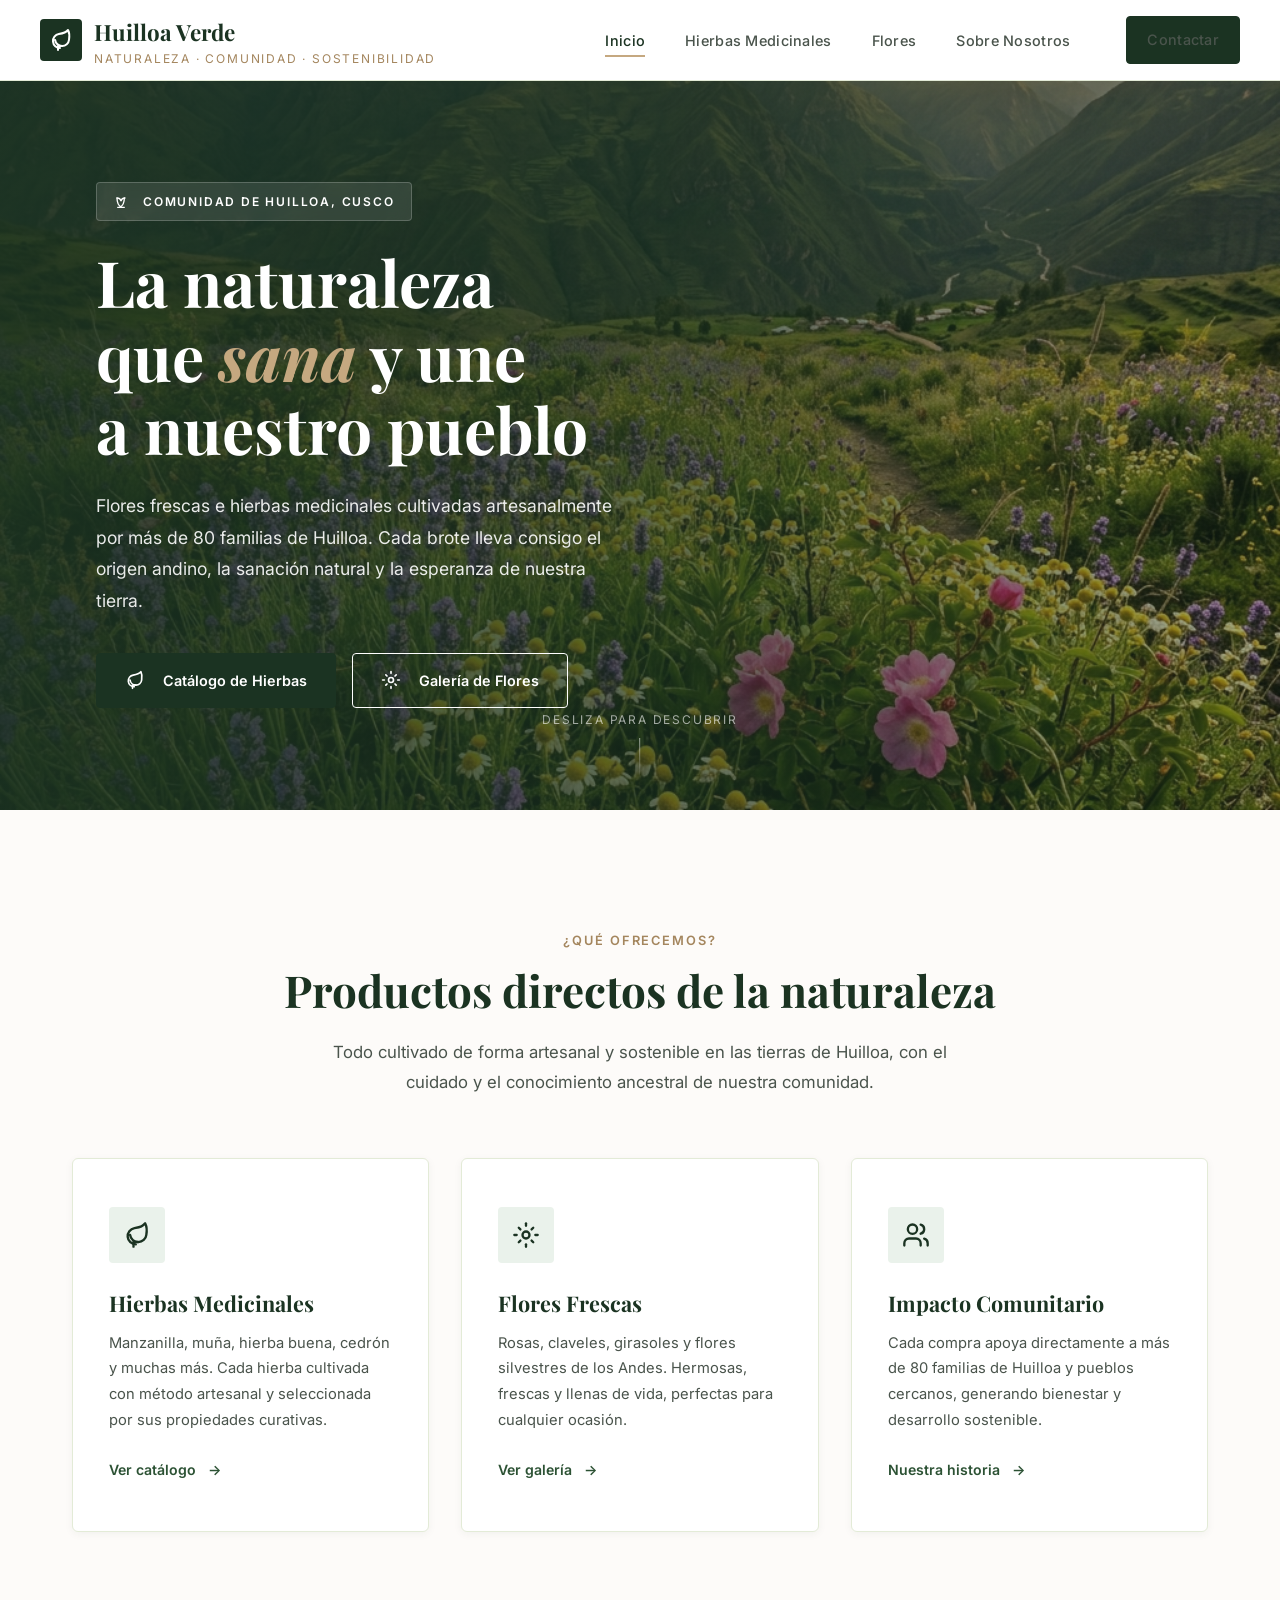
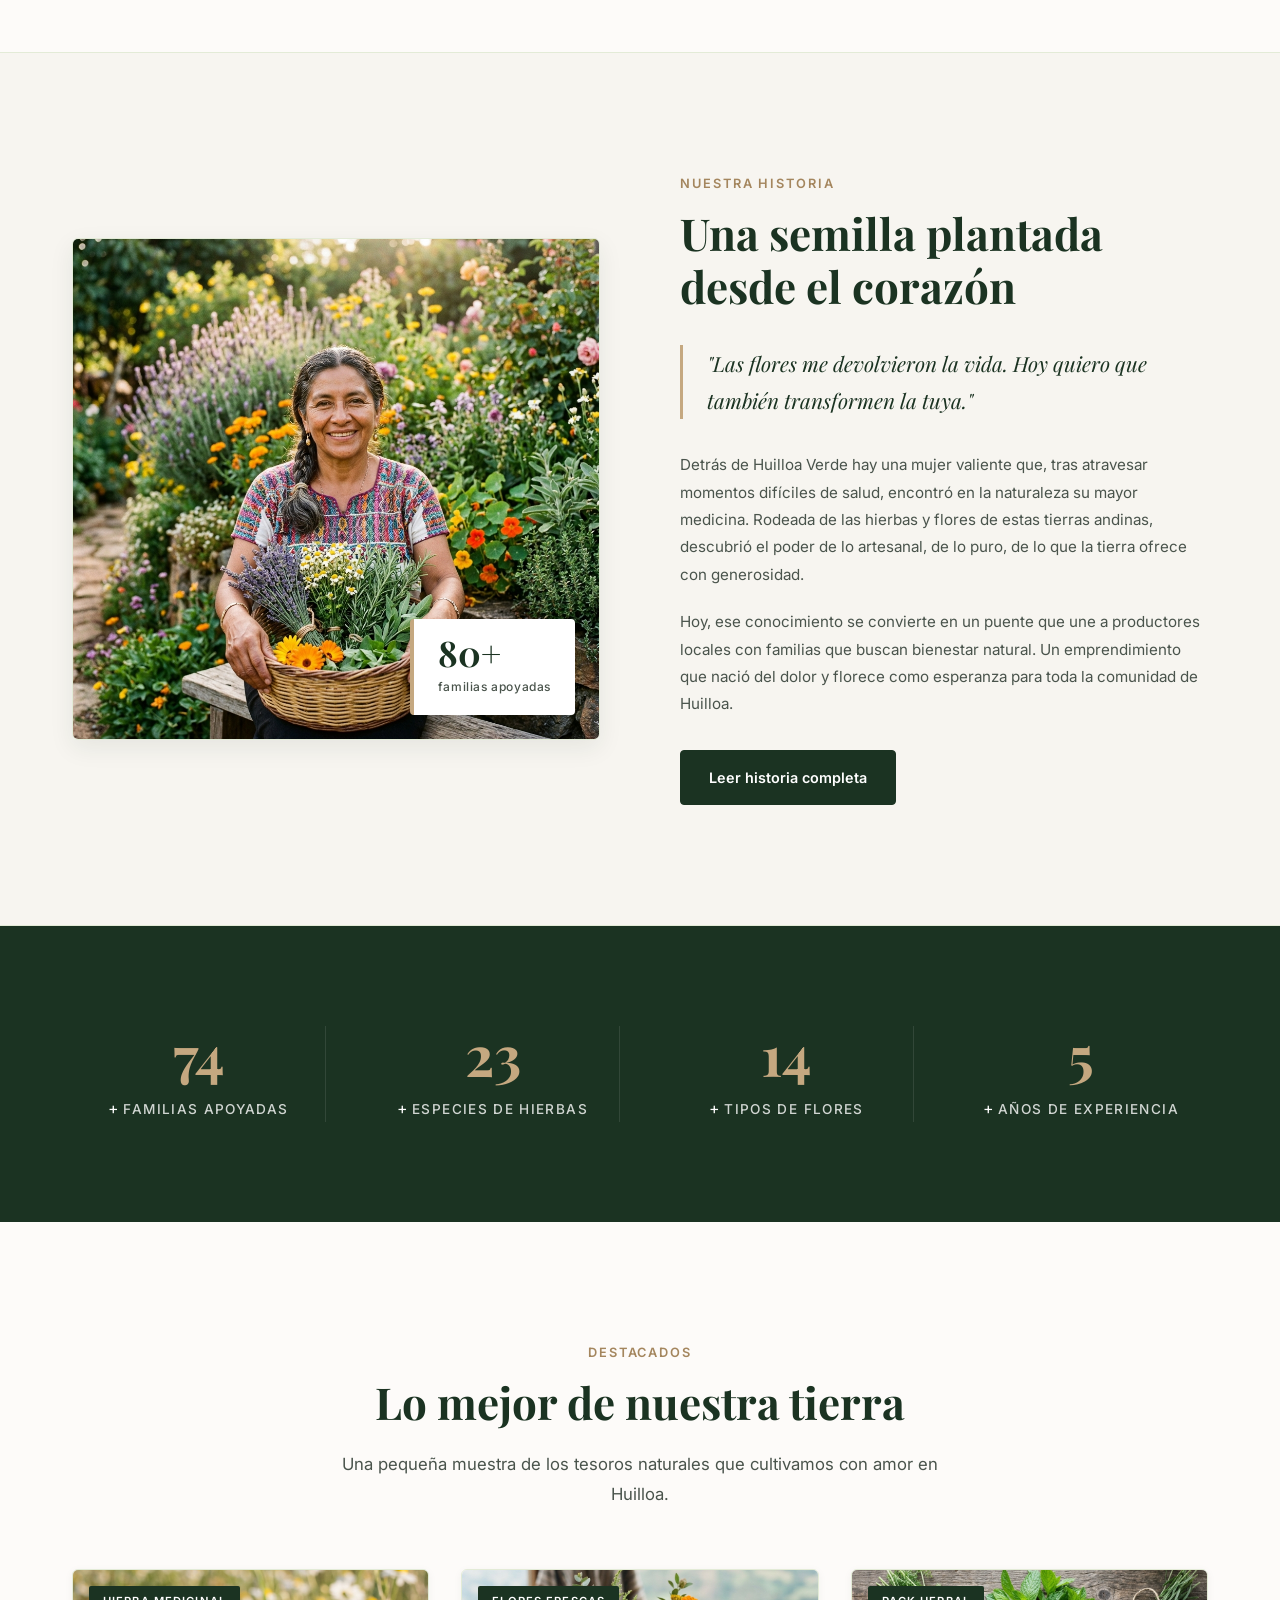
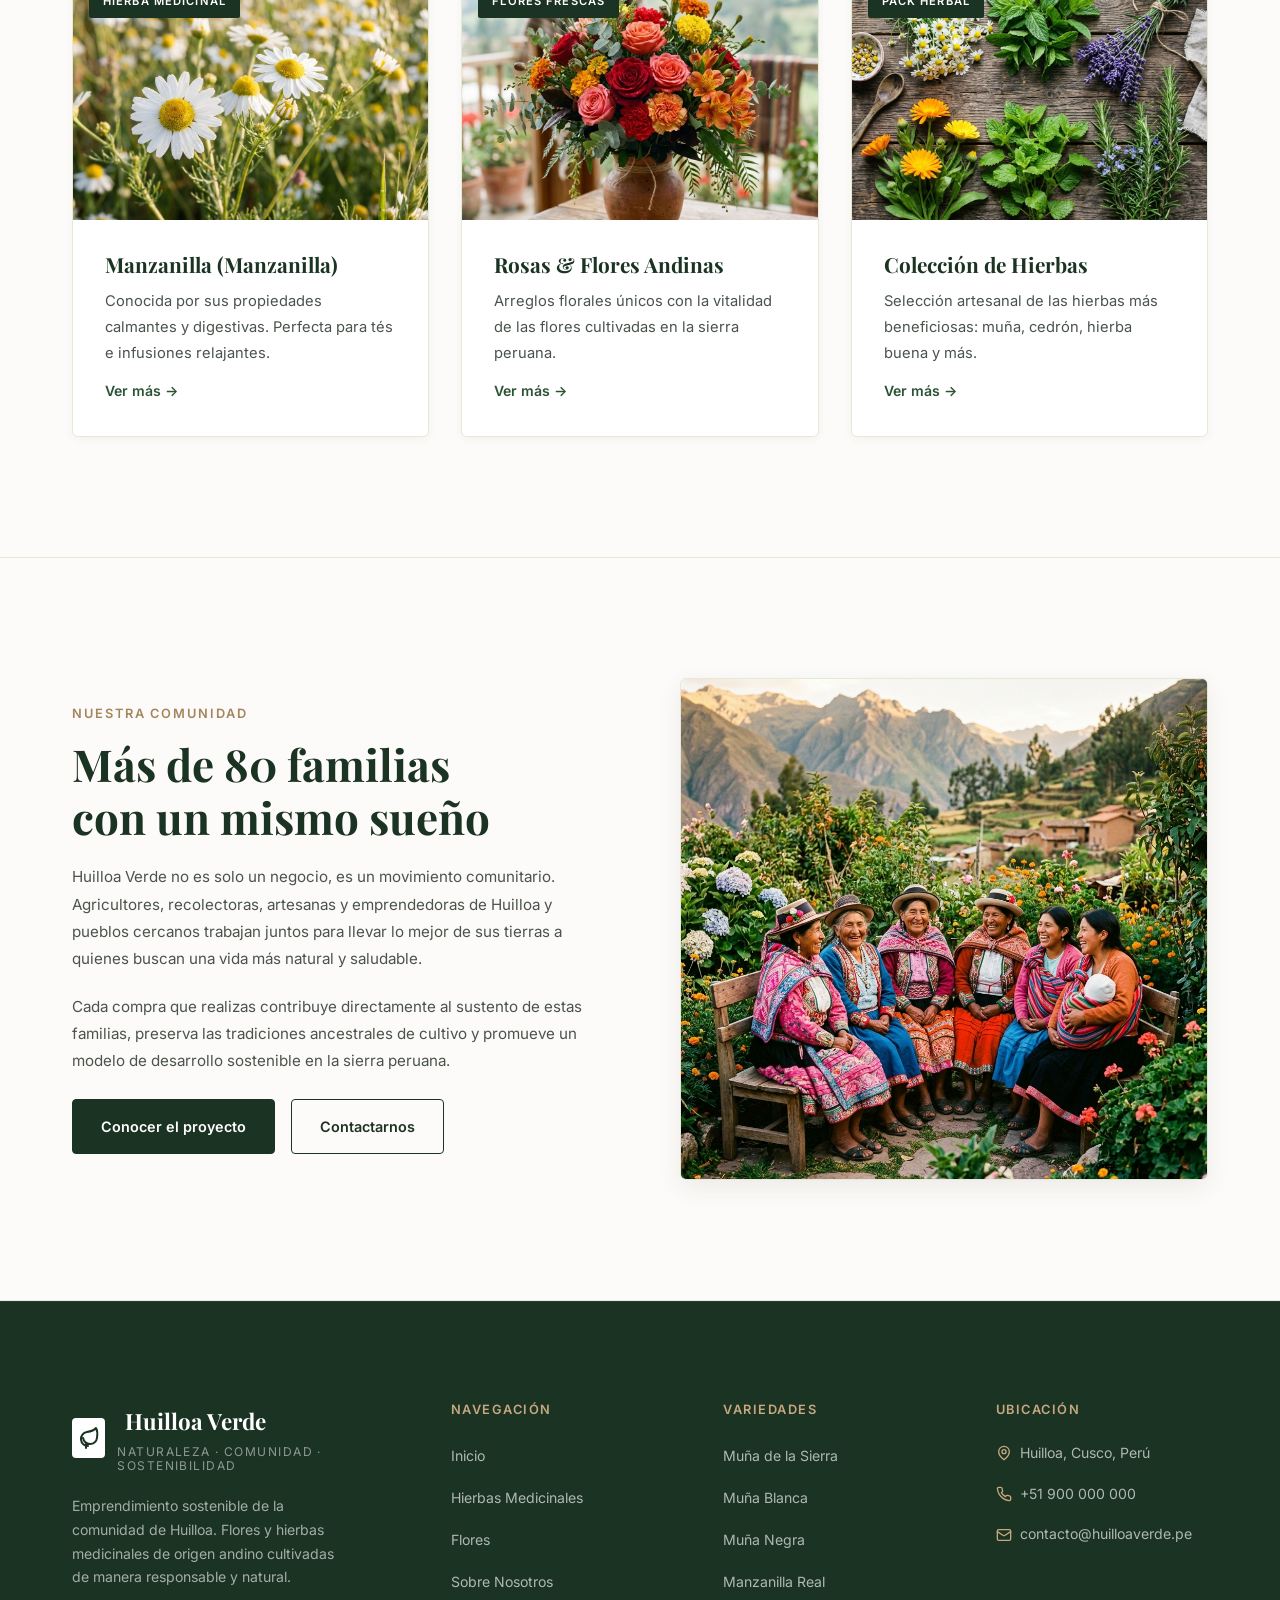
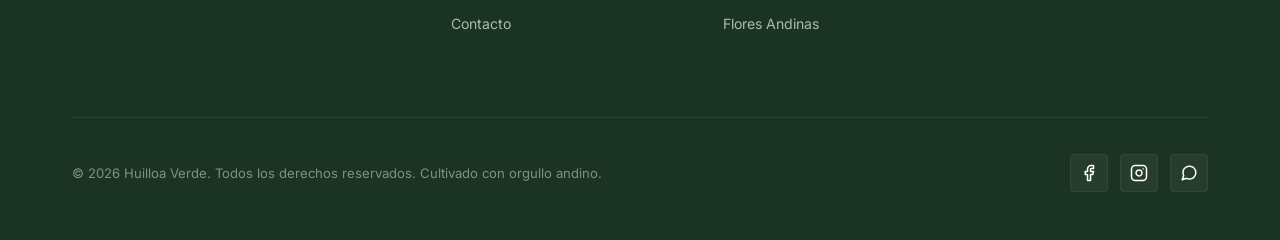
<file: index.html>
<!DOCTYPE html>
<html lang="es">
<head>
  <meta charset="UTF-8">
  <meta name="viewport" content="width=device-width, initial-scale=1.0">
  <meta name="description" content="Huilloa Verde – Productos naturales, flores y hierbas medicinales de la comunidad de Huilloa. Apoyamos a más de 80 familias con el poder de la naturaleza.">
  <title>Huilloa Verde | Naturaleza que Sana</title>
  <link rel="stylesheet" href="css/styles.css">
  <link rel="icon" href="data:image/svg+xml,<svg xmlns='http://www.w3.org/2000/svg' viewBox='0 0 24 24' fill='none' stroke='%231b3322' stroke-width='2' stroke-linecap='round' stroke-linejoin='round'><path d='M11 20A7 7 0 0 1 9.8 6.1C15.5 5 17 4.48 19 2c1 2 2 3.5 1 9.8a7 7 0 0 1-13.9.2'></path><path d='M9 22v-4h4'></path></svg>">
</head>
<body>

  <!-- ===== NAVBAR ===== -->
  <nav class="navbar" id="navbar">
    <div class="nav-inner">
      <a href="index.html" class="nav-logo">
        <div class="logo-icon"><svg class="icon-svg" viewBox="0 0 24 24"><path d="M11 20A7 7 0 0 1 9.8 6.1C15.5 5 17 4.48 19 2c1 2 2 3.5 1 9.8a7 7 0 0 1-13.9.2"></path><path d="M9 22v-4h4"></path></svg></div>
        <div>
          <span class="logo-text">Huilloa Verde</span>
          <span class="logo-sub">Naturaleza · Comunidad · Sostenibilidad</span>
        </div>
      </a>
      <ul class="nav-links">
        <li><a href="index.html" class="active">Inicio</a></li>
        <li><a href="hierbas.html">Hierbas Medicinales</a></li>
        <li><a href="flores.html">Flores</a></li>
        <li><a href="nosotros.html">Sobre Nosotros</a></li>
        <li><a href="contacto.html" class="btn btn-primary nav-cta">Contactar</a></li>
      </ul>
      <button class="hamburger" id="hamburger" aria-label="Abrir menú">
        <span></span><span></span><span></span>
      </button>
    </div>
  </nav>

  <!-- Mobile Menu -->
  <div class="mobile-menu" id="mobileMenu">
    <a href="index.html" onclick="closeMobile()">Inicio</a>
    <a href="hierbas.html" onclick="closeMobile()">Hierbas Medicinales</a>
    <a href="flores.html" onclick="closeMobile()">Flores</a>
    <a href="nosotros.html" onclick="closeMobile()">Sobre Nosotros</a>
    <a href="contacto.html" onclick="closeMobile()">Contactar</a>
  </div>

  <!-- ===== HERO ===== -->
  <section class="hero" id="inicio">
    <div class="hero-bg"></div>
    <div class="hero-overlay"></div>
    <div class="hero-content">
      <div class="hero-badge"><svg class="icon-svg" viewBox="0 0 24 24" style="width:16px;height:16px;margin-right:6px;"><path d="M7 20h10"></path><path d="M10 20c5.5-2.5 7-7.5 7-14"></path><path d="M13 20c-5.5-2.5-7-7.5-7-14"></path><path d="M6 6c3 0 5 1.5 6 4"></path><path d="M18 6c-3 0-5 1.5-6 4"></path></svg> Comunidad de Huilloa, Cusco</div>
      <h1 class="hero-title">
        La naturaleza<br>que <em>sana</em> y une<br>a nuestro pueblo
      </h1>
      <p class="hero-desc">
        Flores frescas e hierbas medicinales cultivadas artesanalmente por más de 80 familias de Huilloa. Cada brote lleva consigo el origen andino, la sanación natural y la esperanza de nuestra tierra.
      </p>
      <div class="hero-actions">
        <a href="hierbas.html" class="btn btn-primary"><svg class="icon-svg" viewBox="0 0 24 24"><path d="M11 20A7 7 0 0 1 9.8 6.1C15.5 5 17 4.48 19 2c1 2 2 3.5 1 9.8a7 7 0 0 1-13.9.2"></path><path d="M9 22v-4h4"></path></svg> Catálogo de Hierbas</a>
        <a href="flores.html" class="btn btn-outline" style="color:white;border-color:white;"><svg class="icon-svg" viewBox="0 0 24 24"><circle cx="12" cy="12" r="3"></circle><path d="M12 2v2"></path><path d="M12 20v2"></path><path d="M20 12h2"></path><path d="M2 12h2"></path><path d="m5.8 5.8 1.4 1.4"></path><path d="m16.8 16.8 1.4 1.4"></path><path d="m18.2 5.8-1.4 1.4"></path><path d="m7.2 16.8-1.4 1.4"></path></svg> Galería de Flores</a>
      </div>
    </div>
    <div class="hero-scroll">Desliza para descubrir</div>
  </section>

  <!-- ===== FEATURE CARDS ===== -->
  <section class="features">
    <div class="container">
      <div class="text-center fade-up">
        <span class="section-label">¿Qué ofrecemos?</span>
        <h2 class="section-title">Productos directos de la naturaleza</h2>
        <p class="section-subtitle">Todo cultivado de forma artesanal y sostenible en las tierras de Huilloa, con el cuidado y el conocimiento ancestral de nuestra comunidad.</p>
      </div>
      <div class="features-grid">
        <a href="hierbas.html" class="feature-card fade-up delay-1">
          <div class="feature-icon"><svg class="icon-svg" viewBox="0 0 24 24"><path d="M11 20A7 7 0 0 1 9.8 6.1C15.5 5 17 4.48 19 2c1 2 2 3.5 1 9.8a7 7 0 0 1-13.9.2"></path><path d="M9 22v-4h4"></path></svg></div>
          <h3>Hierbas Medicinales</h3>
          <p>Manzanilla, muña, hierba buena, cedrón y muchas más. Cada hierba cultivada con método artesanal y seleccionada por sus propiedades curativas.</p>
          <span class="feature-link">Ver catálogo <span style="margin-left:4px;">→</span></span>
        </a>
        <a href="flores.html" class="feature-card fade-up delay-2">
          <div class="feature-icon"><svg class="icon-svg" viewBox="0 0 24 24"><circle cx="12" cy="12" r="3"></circle><path d="M12 2v2"></path><path d="M12 20v2"></path><path d="M20 12h2"></path><path d="M2 12h2"></path><path d="m5.8 5.8 1.4 1.4"></path><path d="m16.8 16.8 1.4 1.4"></path><path d="m18.2 5.8-1.4 1.4"></path><path d="m7.2 16.8-1.4 1.4"></path></svg></div>
          <h3>Flores Frescas</h3>
          <p>Rosas, claveles, girasoles y flores silvestres de los Andes. Hermosas, frescas y llenas de vida, perfectas para cualquier ocasión.</p>
          <span class="feature-link">Ver galería <span style="margin-left:4px;">→</span></span>
        </a>
        <a href="nosotros.html" class="feature-card fade-up delay-3">
          <div class="feature-icon"><svg class="icon-svg" viewBox="0 0 24 24"><path d="M16 21v-2a4 4 0 0 0-4-4H6a4 4 0 0 0-4 4v2"></path><circle cx="9" cy="7" r="4"></circle><path d="M22 21v-2a4 4 0 0 0-3-3.87"></path><path d="M16 3.13a4 4 0 0 1 0 7.75"></path></svg></div>
          <h3>Impacto Comunitario</h3>
          <p>Cada compra apoya directamente a más de 80 familias de Huilloa y pueblos cercanos, generando bienestar y desarrollo sostenible.</p>
          <span class="feature-link">Nuestra historia <span style="margin-left:4px;">→</span></span>
        </a>
      </div>
    </div>
  </section>

  <!-- ===== STORY SECTION ===== -->
  <section class="story">
    <div class="container">
      <div class="story-grid">
        <div class="story-image fade-left">
          <img src="img/owner_story_1779221100214.png" alt="Fundadora de Huilloa Verde en su jardín de hierbas y flores" loading="lazy">
          <div class="story-badge">
            <span class="number">80+</span>
            <span class="label">familias apoyadas</span>
          </div>
        </div>
        <div class="story-text fade-right">
          <span class="section-label">Nuestra historia</span>
          <h2 class="section-title">Una semilla plantada desde el corazón</h2>
          <blockquote>
            "Las flores me devolvieron la vida. Hoy quiero que también transformen la tuya."
          </blockquote>
          <p>
            Detrás de Huilloa Verde hay una mujer valiente que, tras atravesar momentos difíciles de salud, encontró en la naturaleza su mayor medicina. Rodeada de las hierbas y flores de estas tierras andinas, descubrió el poder de lo artesanal, de lo puro, de lo que la tierra ofrece con generosidad.
          </p>
          <p>
            Hoy, ese conocimiento se convierte en un puente que une a productores locales con familias que buscan bienestar natural. Un emprendimiento que nació del dolor y florece como esperanza para toda la comunidad de Huilloa.
          </p>
          <a href="nosotros.html" class="btn btn-primary" style="margin-top:12px;">Leer historia completa</a>
        </div>
      </div>
    </div>
  </section>

  <!-- ===== STATS ===== -->
  <section class="stats">
    <div class="container">
      <div class="stats-grid">
        <div class="stat-item fade-up">
          <span class="stat-number" data-target="80">0</span>+
          <span class="stat-label">Familias apoyadas</span>
        </div>
        <div class="stat-item fade-up delay-1">
          <span class="stat-number" data-target="25">0</span>+
          <span class="stat-label">Especies de hierbas</span>
        </div>
        <div class="stat-item fade-up delay-2">
          <span class="stat-number" data-target="15">0</span>+
          <span class="stat-label">Tipos de flores</span>
        </div>
        <div class="stat-item fade-up delay-3">
          <span class="stat-number" data-target="5">0</span>+
          <span class="stat-label">Años de experiencia</span>
        </div>
      </div>
    </div>
  </section>

  <!-- ===== PRODUCTS PREVIEW ===== -->
  <section class="products-preview">
    <div class="container">
      <div class="text-center fade-up">
        <span class="section-label">Destacados</span>
        <h2 class="section-title">Lo mejor de nuestra tierra</h2>
        <p class="section-subtitle">Una pequeña muestra de los tesoros naturales que cultivamos con amor en Huilloa.</p>
      </div>
      <div class="products-grid">
        <div class="product-card fade-up delay-1">
          <div class="product-img">
            <img src="img/herb_chamomile_1779221121554.png" alt="Manzanilla medicinal de Huilloa" loading="lazy">
            <span class="product-tag">Hierba medicinal</span>
          </div>
          <div class="product-info">
            <h3>Manzanilla (Manzanilla)</h3>
            <p>Conocida por sus propiedades calmantes y digestivas. Perfecta para tés e infusiones relajantes.</p>
            <a href="hierbas.html" class="feature-link" style="margin-top:12px;display:inline-flex;">Ver más →</a>
          </div>
        </div>
        <div class="product-card fade-up delay-2">
          <div class="product-img">
            <img src="img/flowers_gallery_1779220928989.png" alt="Flores frescas de Huilloa" loading="lazy">
            <span class="product-tag">Flores frescas</span>
          </div>
          <div class="product-info">
            <h3>Rosas & Flores Andinas</h3>
            <p>Arreglos florales únicos con la vitalidad de las flores cultivadas en la sierra peruana.</p>
            <a href="flores.html" class="feature-link" style="margin-top:12px;display:inline-flex;">Ver más →</a>
          </div>
        </div>
        <div class="product-card fade-up delay-3">
          <div class="product-img">
            <img src="img/medicinal_herbs_1779220576375.png" alt="Hierbas medicinales variadas" loading="lazy">
            <span class="product-tag">Pack herbal</span>
          </div>
          <div class="product-info">
            <h3>Colección de Hierbas</h3>
            <p>Selección artesanal de las hierbas más beneficiosas: muña, cedrón, hierba buena y más.</p>
            <a href="hierbas.html" class="feature-link" style="margin-top:12px;display:inline-flex;">Ver más →</a>
          </div>
        </div>
      </div>
    </div>
  </section>

  <!-- ===== COMMUNITY SECTION ===== -->
  <section class="story" style="background: var(--cream);">
    <div class="container">
      <div class="story-grid">
        <div class="story-text fade-left">
          <span class="section-label">Nuestra comunidad</span>
          <h2 class="section-title">Más de 80 familias<br>con un mismo sueño</h2>
          <p>Huilloa Verde no es solo un negocio, es un movimiento comunitario. Agricultores, recolectoras, artesanas y emprendedoras de Huilloa y pueblos cercanos trabajan juntos para llevar lo mejor de sus tierras a quienes buscan una vida más natural y saludable.</p>
          <p>Cada compra que realizas contribuye directamente al sustento de estas familias, preserva las tradiciones ancestrales de cultivo y promueve un modelo de desarrollo sostenible en la sierra peruana.</p>
          <div style="display:flex;gap:16px;margin-top:24px;flex-wrap:wrap;">
            <a href="nosotros.html" class="btn btn-primary">Conocer el proyecto</a>
            <a href="contacto.html" class="btn btn-outline">Contactarnos</a>
          </div>
        </div>
        <div class="story-image fade-right">
          <img src="img/community_women_1779220977228.png" alt="Mujeres de la comunidad de Huilloa" loading="lazy">
        </div>
      </div>
    </div>
  </section>

  <!-- ===== FOOTER ===== -->
  <footer>
    <div class="container">
      <div class="footer-grid">
        <div class="footer-brand">
          <div class="nav-logo">
            <div class="logo-icon"><svg class="icon-svg" viewBox="0 0 24 24"><path d="M11 20A7 7 0 0 1 9.8 6.1C15.5 5 17 4.48 19 2c1 2 2 3.5 1 9.8a7 7 0 0 1-13.9.2"></path><path d="M9 22v-4h4"></path></svg></div>
            <div>
              <span class="logo-text">Huilloa Verde</span>
              <span class="logo-sub">Naturaleza · Comunidad · Sostenibilidad</span>
            </div>
          </div>
          <p>Emprendimiento sostenible de la comunidad de Huilloa. Flores y hierbas medicinales de origen andino cultivadas de manera responsable y natural.</p>
        </div>
        <div class="footer-col">
          <h4>Navegación</h4>
          <ul>
            <li><a href="index.html">Inicio</a></li>
            <li><a href="hierbas.html">Hierbas Medicinales</a></li>
            <li><a href="flores.html">Flores</a></li>
            <li><a href="nosotros.html">Sobre Nosotros</a></li>
            <li><a href="contacto.html">Contacto</a></li>
          </ul>
        </div>
        <div class="footer-col">
          <h4>Variedades</h4>
          <ul>
            <li><a href="hierbas.html">Muña de la Sierra</a></li>
            <li><a href="hierbas.html">Muña Blanca</a></li>
            <li><a href="hierbas.html">Muña Negra</a></li>
            <li><a href="hierbas.html">Manzanilla Real</a></li>
            <li><a href="flores.html">Flores Andinas</a></li>
          </ul>
        </div>
        <div class="footer-col">
          <h4>Ubicación</h4>
          <ul style="gap: 16px;">
            <li style="display: flex; align-items: center; gap: 8px;"><svg class="icon-svg" viewBox="0 0 24 24" style="width:16px;height:16px;color:var(--gold);"><path d="M20 10c0 6-8 12-8 12s-8-6-8-12a8 8 0 0 1 16 0Z"></path><circle cx="12" cy="10" r="3"></circle></svg> <a href="#">Huilloa, Cusco, Perú</a></li>
            <li style="display: flex; align-items: center; gap: 8px;"><svg class="icon-svg" viewBox="0 0 24 24" style="width:16px;height:16px;color:var(--gold);"><path d="M22 16.92v3a2 2 0 0 1-2.18 2 19.79 19.79 0 0 1-8.63-3.07 19.5 19.5 0 0 1-6-6 19.79 19.79 0 0 1-3.07-8.67A2 2 0 0 1 4.11 2h3a2 2 0 0 1 2 1.72 12.84 12.84 0 0 0 .7 2.81 2 2 0 0 1-.45 2.11L8.09 9.91a16 16 0 0 0 6 6l1.27-1.27a2 2 0 0 1 2.11-.45 12.84 12.84 0 0 0 2.81.7A2 2 0 0 1 22 16.92z"></path></svg> <a href="tel:+51900000000">+51 900 000 000</a></li>
            <li style="display: flex; align-items: center; gap: 8px;"><svg class="icon-svg" viewBox="0 0 24 24" style="width:16px;height:16px;color:var(--gold);"><rect width="20" height="16" x="2" y="4" rx="2"></rect><path d="m22 7-8.97 5.7a1.94 1.94 0 0 1-2.06 0L2 7"></path></svg> <a href="mailto:contacto@huilloaverde.pe">contacto@huilloaverde.pe</a></li>
          </ul>
        </div>
      </div>
      <div class="footer-bottom">
        <p>© 2026 Huilloa Verde. Todos los derechos reservados. Cultivado con orgullo andino.</p>
        <div class="footer-social">
          <a href="#" class="social-btn" aria-label="Facebook">
            <svg class="icon-svg" viewBox="0 0 24 24"><path d="M18 2h-3a5 5 0 0 0-5 5v3H7v4h3v8h4v-8h3l1-4h-4V7a1 1 0 0 1 1-1h3z"></path></svg>
          </a>
          <a href="#" class="social-btn" aria-label="Instagram">
            <svg class="icon-svg" viewBox="0 0 24 24"><rect width="20" height="20" x="2" y="2" rx="5" ry="5"></rect><path d="M16 11.37A4 4 0 1 1 12.63 8 4 4 0 0 1 16 11.37z"></path><line x1="17.5" x2="17.51" y1="6.5" y2="6.5"></line></svg>
          </a>
          <a href="#" class="social-btn" aria-label="WhatsApp">
            <svg class="icon-svg" viewBox="0 0 24 24"><path d="M21 11.5a8.38 8.38 0 0 1-.9 3.8 8.5 8.5 0 0 1-7.6 4.7 8.38 8.38 0 0 1-3.8-.9L3 21l1.9-5.7a8.38 8.38 0 0 1-.9-3.8 8.5 8.5 0 0 1 4.7-7.6 8.38 8.38 0 0 1 3.8-.9h.5a8.48 8.48 0 0 1 8 8v.5z"></path></svg>
          </a>
        </div>
      </div>
    </div>
  </footer>

  <script src="js/main.js"></script>
</body>
</html>
</file>
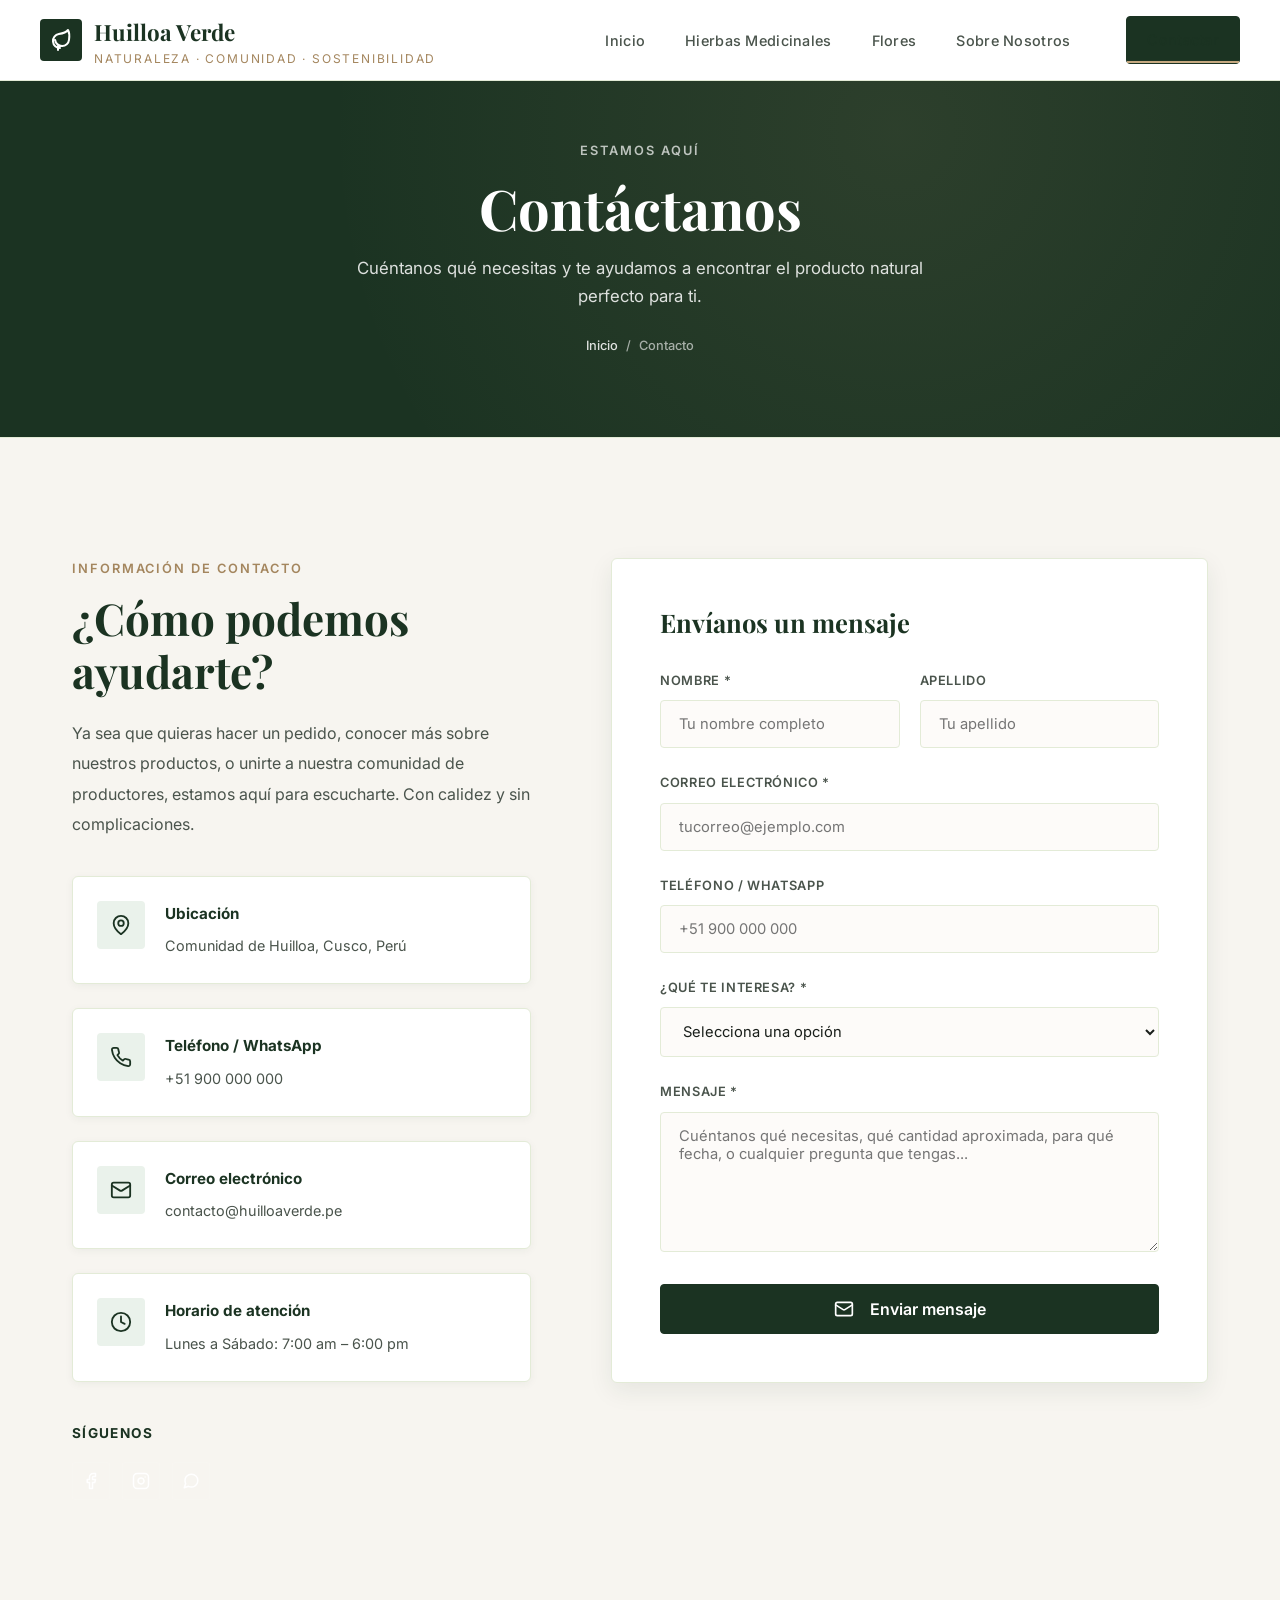
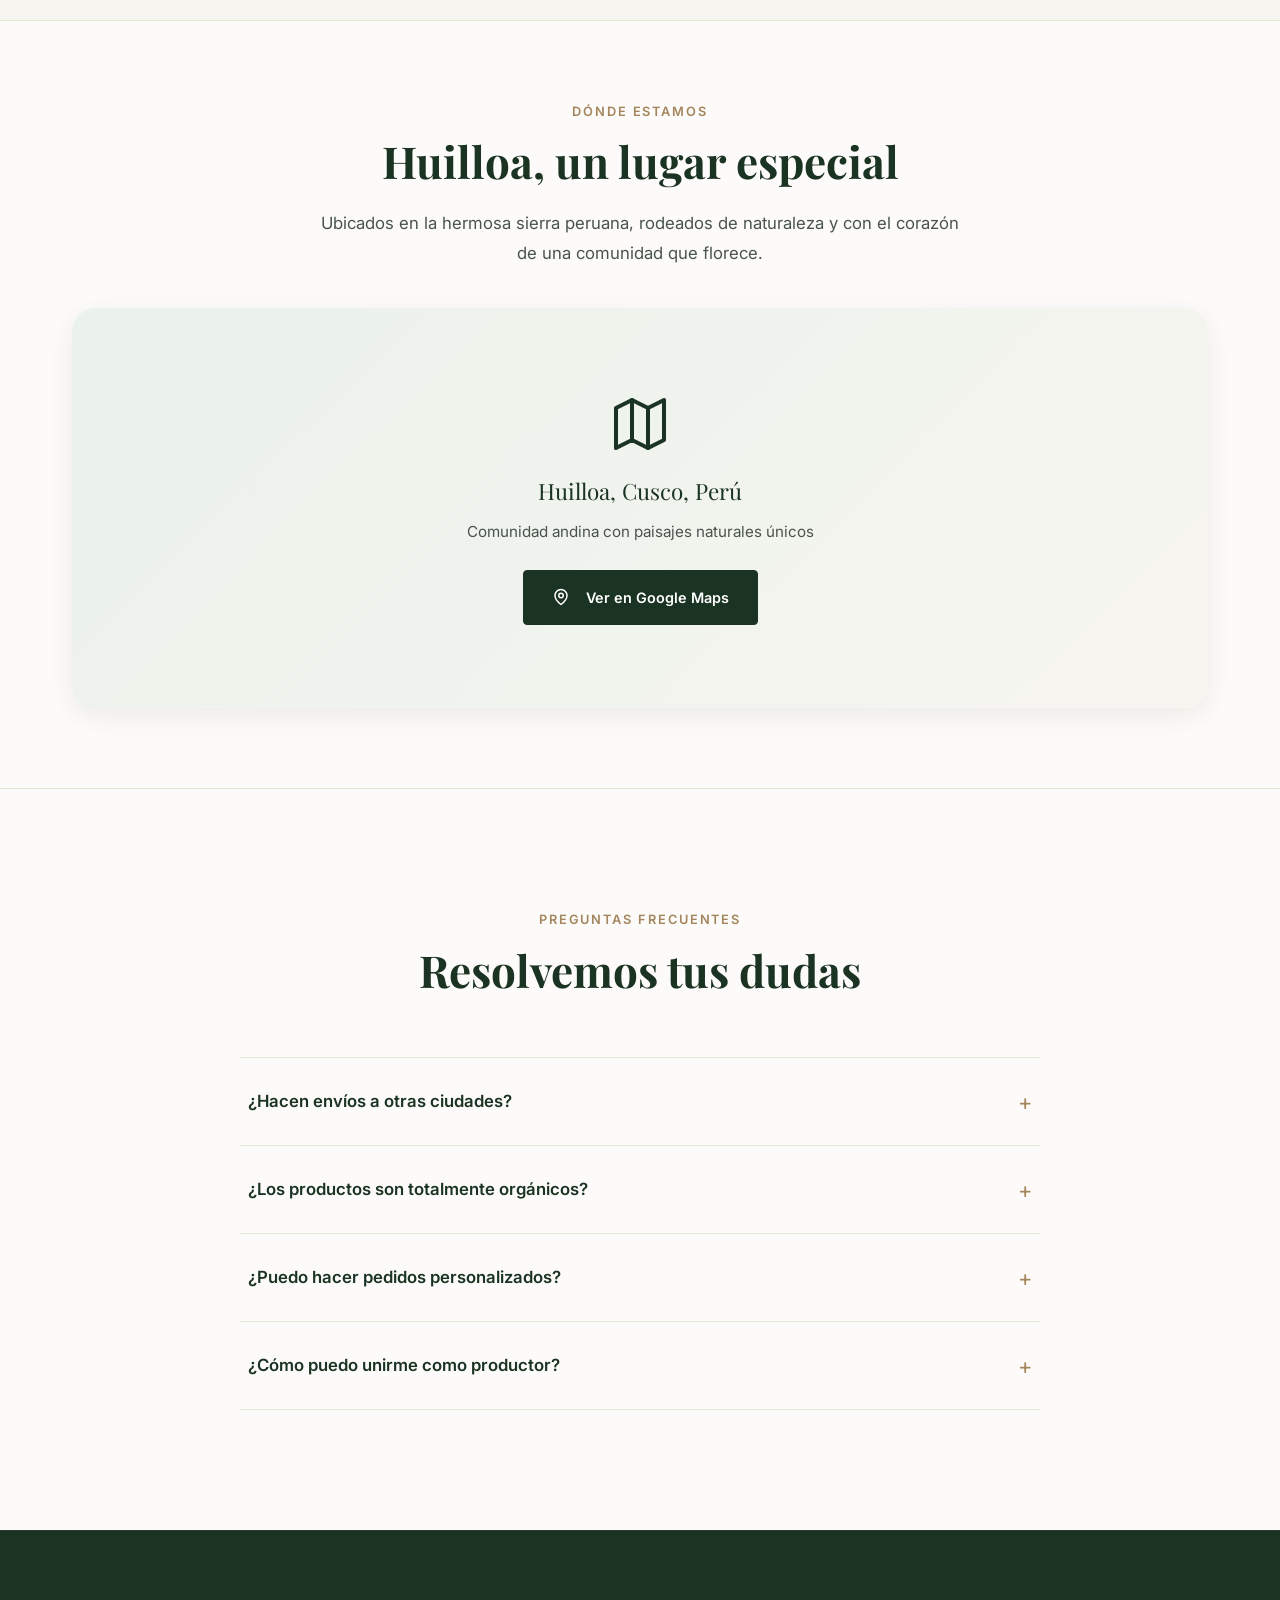
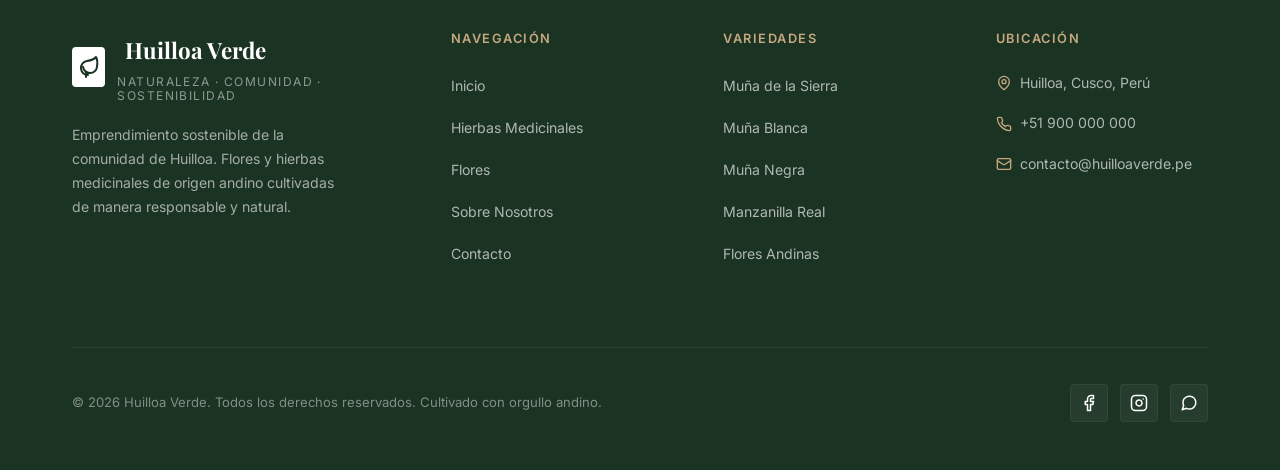
<file: contacto.html>
<!DOCTYPE html>
<html lang="es">
<head>
  <meta charset="UTF-8">
  <meta name="viewport" content="width=device-width, initial-scale=1.0">
  <meta name="description" content="Contáctanos en Huilloa Verde. Realiza tu pedido de hierbas medicinales y flores frescas de la comunidad de Huilloa, Perú.">
  <title>Contacto | Huilloa Verde</title>
  <link rel="stylesheet" href="css/styles.css">
  <link rel="icon" href="data:image/svg+xml,<svg xmlns='http://www.w3.org/2000/svg' viewBox='0 0 24 24' fill='none' stroke='%231b3322' stroke-width='2' stroke-linecap='round' stroke-linejoin='round'><path d='M11 20A7 7 0 0 1 9.8 6.1C15.5 5 17 4.48 19 2c1 2 2 3.5 1 9.8a7 7 0 0 1-13.9.2'></path><path d='M9 22v-4h4'></path></svg>">
</head>
<body>

  <!-- NAVBAR -->
  <nav class="navbar" id="navbar">
    <div class="nav-inner">
      <a href="index.html" class="nav-logo">
        <div class="logo-icon"><svg class="icon-svg" viewBox="0 0 24 24"><path d="M11 20A7 7 0 0 1 9.8 6.1C15.5 5 17 4.48 19 2c1 2 2 3.5 1 9.8a7 7 0 0 1-13.9.2"></path><path d="M9 22v-4h4"></path></svg></div>
        <div>
          <span class="logo-text">Huilloa Verde</span>
          <span class="logo-sub">Naturaleza · Comunidad · Sostenibilidad</span>
        </div>
      </a>
      <ul class="nav-links">
        <li><a href="index.html">Inicio</a></li>
        <li><a href="hierbas.html">Hierbas Medicinales</a></li>
        <li><a href="flores.html">Flores</a></li>
        <li><a href="nosotros.html">Sobre Nosotros</a></li>
        <li><a href="contacto.html" class="btn btn-primary nav-cta active">Contactar</a></li>
      </ul>
      <button class="hamburger" id="hamburger" aria-label="Abrir menú">
        <span></span><span></span><span></span>
      </button>
    </div>
  </nav>
  <div class="mobile-menu" id="mobileMenu">
    <a href="index.html" onclick="closeMobile()">Inicio</a>
    <a href="hierbas.html" onclick="closeMobile()">Hierbas Medicinales</a>
    <a href="flores.html" onclick="closeMobile()">Flores</a>
    <a href="nosotros.html" onclick="closeMobile()">Sobre Nosotros</a>
    <a href="contacto.html" onclick="closeMobile()">Contactar</a>
  </div>

  <!-- PAGE HERO -->
  <section class="page-hero">
    <div class="page-hero-content container">
      <span class="section-label" style="color:rgba(255,255,255,.7);justify-content:center;display:flex;">Estamos aquí</span>
      <h1>Contáctanos</h1>
      <p>Cuéntanos qué necesitas y te ayudamos a encontrar el producto natural perfecto para ti.</p>
      <div class="breadcrumb">
        <a href="index.html">Inicio</a>
        <span>/</span>
        <span>Contacto</span>
      </div>
    </div>
  </section>

  <!-- CONTACT -->
  <section class="contact-section">
    <div class="container">
      <div class="contact-grid">

        <!-- INFO -->
        <div class="fade-left">
          <span class="section-label">Información de contacto</span>
          <h2 class="section-title">¿Cómo podemos ayudarte?</h2>
          <p style="color:var(--text-mid);line-height:1.9;margin-bottom:36px;">Ya sea que quieras hacer un pedido, conocer más sobre nuestros productos, o unirte a nuestra comunidad de productores, estamos aquí para escucharte. Con calidez y sin complicaciones.</p>

          <div class="contact-items">
            <div class="contact-item">
              <div class="contact-item-icon">
                <svg class="icon-svg" viewBox="0 0 24 24" style="color: var(--green-dark);"><path d="M20 10c0 6-8 12-8 12s-8-6-8-12a8 8 0 0 1 16 0Z"></path><circle cx="12" cy="10" r="3"></circle></svg>
              </div>
              <div class="contact-item-text">
                <strong>Ubicación</strong>
                <span>Comunidad de Huilloa, Cusco, Perú</span>
              </div>
            </div>
            <div class="contact-item">
              <div class="contact-item-icon">
                <svg class="icon-svg" viewBox="0 0 24 24" style="color: var(--green-dark);"><path d="M22 16.92v3a2 2 0 0 1-2.18 2 19.79 19.79 0 0 1-8.63-3.07 19.5 19.5 0 0 1-6-6 19.79 19.79 0 0 1-3.07-8.67A2 2 0 0 1 4.11 2h3a2 2 0 0 1 2 1.72 12.84 12.84 0 0 0 .7 2.81 2 2 0 0 1-.45 2.11L8.09 9.91a16 16 0 0 0 6 6l1.27-1.27a2 2 0 0 1 2.11-.45 12.84 12.84 0 0 0 2.81.7A2 2 0 0 1 22 16.92z"></path></svg>
              </div>
              <div class="contact-item-text">
                <strong>Teléfono / WhatsApp</strong>
                <span>+51 900 000 000</span>
              </div>
            </div>
            <div class="contact-item">
              <div class="contact-item-icon">
                <svg class="icon-svg" viewBox="0 0 24 24" style="color: var(--green-dark);"><rect width="20" height="16" x="2" y="4" rx="2"></rect><path d="m22 7-8.97 5.7a1.94 1.94 0 0 1-2.06 0L2 7"></path></svg>
              </div>
              <div class="contact-item-text">
                <strong>Correo electrónico</strong>
                <span>contacto@huilloaverde.pe</span>
              </div>
            </div>
            <div class="contact-item">
              <div class="contact-item-icon">
                <svg class="icon-svg" viewBox="0 0 24 24" style="color: var(--green-dark);"><circle cx="12" cy="12" r="10"></circle><polyline points="12 6 12 12 16 14"></polyline></svg>
              </div>
              <div class="contact-item-text">
                <strong>Horario de atención</strong>
                <span>Lunes a Sábado: 7:00 am – 6:00 pm</span>
              </div>
            </div>
          </div>

          <!-- Social Media -->
          <div style="margin-top:40px;">
            <p style="font-weight:700;font-size:.85rem;letter-spacing:.1em;text-transform:uppercase;color:var(--green-dark);margin-bottom:16px;">Síguenos</p>
            <div style="display:flex;gap:12px;">
              <a href="#" class="social-btn" aria-label="Facebook">
                <svg class="icon-svg" viewBox="0 0 24 24"><path d="M18 2h-3a5 5 0 0 0-5 5v3H7v4h3v8h4v-8h3l1-4h-4V7a1 1 0 0 1 1-1h3z"></path></svg>
              </a>
              <a href="#" class="social-btn" aria-label="Instagram">
                <svg class="icon-svg" viewBox="0 0 24 24"><rect width="20" height="20" x="2" y="2" rx="5" ry="5"></rect><path d="M16 11.37A4 4 0 1 1 12.63 8 4 4 0 0 1 16 11.37z"></path><line x1="17.5" x2="17.51" y1="6.5" y2="6.5"></line></svg>
              </a>
              <a href="#" class="social-btn" aria-label="WhatsApp">
                <svg class="icon-svg" viewBox="0 0 24 24"><path d="M21 11.5a8.38 8.38 0 0 1-.9 3.8 8.5 8.5 0 0 1-7.6 4.7 8.38 8.38 0 0 1-3.8-.9L3 21l1.9-5.7a8.38 8.38 0 0 1-.9-3.8 8.5 8.5 0 0 1 4.7-7.6 8.38 8.38 0 0 1 3.8-.9h.5a8.48 8.48 0 0 1 8 8v.5z"></path></svg>
              </a>
            </div>
          </div>
        </div>

        <!-- FORM -->
        <div class="contact-form fade-right">
          <h3>Envíanos un mensaje</h3>
          <form id="contactForm" novalidate>
            <div class="form-row">
              <div class="form-group">
                <label for="nombre">Nombre *</label>
                <input type="text" id="nombre" name="nombre" placeholder="Tu nombre completo" required>
              </div>
              <div class="form-group">
                <label for="apellido">Apellido</label>
                <input type="text" id="apellido" name="apellido" placeholder="Tu apellido">
              </div>
            </div>
            <div class="form-group">
              <label for="email">Correo electrónico *</label>
              <input type="email" id="email" name="email" placeholder="tucorreo@ejemplo.com" required>
            </div>
            <div class="form-group">
              <label for="telefono">Teléfono / WhatsApp</label>
              <input type="tel" id="telefono" name="telefono" placeholder="+51 900 000 000">
            </div>
            <div class="form-group">
              <label for="interes">¿Qué te interesa? *</label>
              <select id="interes" name="interes" required>
                <option value="">Selecciona una opción</option>
                <option value="hierbas">Hierbas Medicinales</option>
                <option value="flores">Flores Frescas</option>
                <option value="ambos">Hierbas y Flores</option>
                <option value="comunidad">Unirme como productor</option>
                <option value="otro">Otro</option>
              </select>
            </div>
            <div class="form-group">
              <label for="mensaje">Mensaje *</label>
              <textarea id="mensaje" name="mensaje" placeholder="Cuéntanos qué necesitas, qué cantidad aproximada, para qué fecha, o cualquier pregunta que tengas..." required></textarea>
            </div>
            <button type="submit" class="btn btn-primary" id="submitBtn" style="width:100%;justify-content:center;font-size:1rem;gap:8px;">
              <svg class="icon-svg" viewBox="0 0 24 24" style="width:20px;height:20px;color:currentColor;"><rect width="20" height="16" x="2" y="4" rx="2"></rect><path d="m22 7-8.97 5.7a1.94 1.94 0 0 1-2.06 0L2 7"></path></svg>
              <span id="btnText">Enviar mensaje</span>
            </button>
          </form>
        </div>
      </div>
    </div>
  </section>

  <!-- MAP SECTION -->
  <section style="padding:80px 0;background:var(--cream);border-bottom:1px solid var(--border-light);">
    <div class="container">
      <div class="text-center fade-up" style="margin-bottom:40px;">
        <span class="section-label">Dónde estamos</span>
        <h2 class="section-title">Huilloa, un lugar especial</h2>
        <p class="section-subtitle">Ubicados en la hermosa sierra peruana, rodeados de naturaleza y con el corazón de una comunidad que florece.</p>
      </div>
      <div style="border-radius:var(--radius-lg);overflow:hidden;box-shadow:var(--shadow-md);position:relative;" class="fade-up">
        <div style="background:linear-gradient(135deg,var(--green-pale),var(--beige));height:400px;display:flex;align-items:center;justify-content:center;flex-direction:column;gap:16px;">
          <div style="color:var(--green-dark);display:flex;align-items:center;justify-content:center;">
            <svg class="icon-svg" viewBox="0 0 24 24" style="width:64px;height:64px;stroke-width:1.5;"><polygon points="3 6 9 3 15 6 21 3 21 18 15 21 9 18 3 21"></polygon><line x1="9" x2="9" y1="3" y2="18"></line><line x1="15" x2="15" y1="6" y2="21"></line></svg>
          </div>
          <div style="text-align:center;">
            <p style="font-family:'Playfair Display',serif;font-size:1.4rem;color:var(--green-dark);margin-bottom:8px;">Huilloa, Cusco, Perú</p>
            <p style="color:var(--text-mid);font-size:.95rem;">Comunidad andina con paisajes naturales únicos</p>
          </div>
          <a href="https://maps.google.com/?q=Huilloa+Peru" target="_blank" rel="noopener noreferrer" class="btn btn-primary" style="margin-top:8px;gap:8px;">
            <svg class="icon-svg" viewBox="0 0 24 24" style="width:18px;height:18px;"><path d="M20 10c0 6-8 12-8 12s-8-6-8-12a8 8 0 0 1 16 0Z"></path><circle cx="12" cy="10" r="3"></circle></svg>
            <span>Ver en Google Maps</span>
          </a>
        </div>
      </div>
    </div>
  </section>

  <!-- FAQ ACCORDION -->
  <section class="faq-section" id="faq">
    <div class="container">
      <div class="text-center fade-up">
        <span class="section-label">Preguntas frecuentes</span>
        <h2 class="section-title">Resolvemos tus dudas</h2>
      </div>
      <div class="faq-container">
        <details class="faq-item fade-up delay-1">
          <summary>¿Hacen envíos a otras ciudades?</summary>
          <div class="faq-content">
            <p>Sí, realizamos envíos a las principales ciudades del país. Los tiempos y costos de envío varían según la ubicación. Contáctanos para coordinar.</p>
          </div>
        </details>
        <details class="faq-item fade-up delay-2">
          <summary>¿Los productos son totalmente orgánicos?</summary>
          <div class="faq-content">
            <p>Todos nuestros productos se cultivan sin pesticidas ni agroquímicos. Usamos métodos artesanales y naturales, siguiendo las tradiciones andinas.</p>
          </div>
        </details>
        <details class="faq-item fade-up delay-3">
          <summary>¿Puedo hacer pedidos personalizados?</summary>
          <div class="faq-content">
            <p>¡Por supuesto! Podemos preparar combinaciones especiales de hierbas o arreglos florales a pedido. Solo escríbenos con tiempo suficiente y lo coordinamos.</p>
          </div>
        </details>
        <details class="faq-item fade-up delay-1">
          <summary>¿Cómo puedo unirme como productor?</summary>
          <div class="faq-content">
            <p>Si eres de Huilloa o comunidades cercanas y deseas unirte, contáctanos a través del formulario o por WhatsApp. Siempre estamos abiertos a crecer en comunidad.</p>
          </div>
        </details>
      </div>
    </div>
  </section>

  <!-- ===== FOOTER ===== -->
  <footer>
    <div class="container">
      <div class="footer-grid">
        <div class="footer-brand">
          <div class="nav-logo">
            <div class="logo-icon"><svg class="icon-svg" viewBox="0 0 24 24"><path d="M11 20A7 7 0 0 1 9.8 6.1C15.5 5 17 4.48 19 2c1 2 2 3.5 1 9.8a7 7 0 0 1-13.9.2"></path><path d="M9 22v-4h4"></path></svg></div>
            <div>
              <span class="logo-text">Huilloa Verde</span>
              <span class="logo-sub">Naturaleza · Comunidad · Sostenibilidad</span>
            </div>
          </div>
          <p>Emprendimiento sostenible de la comunidad de Huilloa. Flores y hierbas medicinales de origen andino cultivadas de manera responsable y natural.</p>
        </div>
        <div class="footer-col">
          <h4>Navegación</h4>
          <ul>
            <li><a href="index.html">Inicio</a></li>
            <li><a href="hierbas.html">Hierbas Medicinales</a></li>
            <li><a href="flores.html">Flores</a></li>
            <li><a href="nosotros.html">Sobre Nosotros</a></li>
            <li><a href="contacto.html">Contacto</a></li>
          </ul>
        </div>
        <div class="footer-col">
          <h4>Variedades</h4>
          <ul>
            <li><a href="hierbas.html">Muña de la Sierra</a></li>
            <li><a href="hierbas.html">Muña Blanca</a></li>
            <li><a href="hierbas.html">Muña Negra</a></li>
            <li><a href="hierbas.html">Manzanilla Real</a></li>
            <li><a href="flores.html">Flores Andinas</a></li>
          </ul>
        </div>
        <div class="footer-col">
          <h4>Ubicación</h4>
          <ul style="gap: 16px;">
            <li style="display: flex; align-items: center; gap: 8px;"><svg class="icon-svg" viewBox="0 0 24 24" style="width:16px;height:16px;color:var(--gold);"><path d="M20 10c0 6-8 12-8 12s-8-6-8-12a8 8 0 0 1 16 0Z"></path><circle cx="12" cy="10" r="3"></circle></svg> <a href="#">Huilloa, Cusco, Perú</a></li>
            <li style="display: flex; align-items: center; gap: 8px;"><svg class="icon-svg" viewBox="0 0 24 24" style="width:16px;height:16px;color:var(--gold);"><path d="M22 16.92v3a2 2 0 0 1-2.18 2 19.79 19.79 0 0 1-8.63-3.07 19.5 19.5 0 0 1-6-6 19.79 19.79 0 0 1-3.07-8.67A2 2 0 0 1 4.11 2h3a2 2 0 0 1 2 1.72 12.84 12.84 0 0 0 .7 2.81 2 2 0 0 1-.45 2.11L8.09 9.91a16 16 0 0 0 6 6l1.27-1.27a2 2 0 0 1 2.11-.45 12.84 12.84 0 0 0 2.81.7A2 2 0 0 1 22 16.92z"></path></svg> <a href="tel:+51900000000">+51 900 000 000</a></li>
            <li style="display: flex; align-items: center; gap: 8px;"><svg class="icon-svg" viewBox="0 0 24 24" style="width:16px;height:16px;color:var(--gold);"><rect width="20" height="16" x="2" y="4" rx="2"></rect><path d="m22 7-8.97 5.7a1.94 1.94 0 0 1-2.06 0L2 7"></path></svg> <a href="mailto:contacto@huilloaverde.pe">contacto@huilloaverde.pe</a></li>
          </ul>
        </div>
      </div>
      <div class="footer-bottom">
        <p>© 2026 Huilloa Verde. Todos los derechos reservados. Cultivado con orgullo andino.</p>
        <div class="footer-social">
          <a href="#" class="social-btn" aria-label="Facebook">
            <svg class="icon-svg" viewBox="0 0 24 24"><path d="M18 2h-3a5 5 0 0 0-5 5v3H7v4h3v8h4v-8h3l1-4h-4V7a1 1 0 0 1 1-1h3z"></path></svg>
          </a>
          <a href="#" class="social-btn" aria-label="Instagram">
            <svg class="icon-svg" viewBox="0 0 24 24"><rect width="20" height="20" x="2" y="2" rx="5" ry="5"></rect><path d="M16 11.37A4 4 0 1 1 12.63 8 4 4 0 0 1 16 11.37z"></path><line x1="17.5" x2="17.51" y1="6.5" y2="6.5"></line></svg>
          </a>
          <a href="#" class="social-btn" aria-label="WhatsApp">
            <svg class="icon-svg" viewBox="0 0 24 24"><path d="M21 11.5a8.38 8.38 0 0 1-.9 3.8 8.5 8.5 0 0 1-7.6 4.7 8.38 8.38 0 0 1-3.8-.9L3 21l1.9-5.7a8.38 8.38 0 0 1-.9-3.8 8.5 8.5 0 0 1 4.7-7.6 8.38 8.38 0 0 1 3.8-.9h.5a8.48 8.48 0 0 1 8 8v.5z"></path></svg>
          </a>
        </div>
      </div>
    </div>
  </footer>

  <!-- Toast notification -->
  <div class="toast" id="toast">
    <svg class="icon-svg" viewBox="0 0 24 24" style="width:20px;height:20px;color:var(--gold);"><path d="M22 11.08V12a10 10 0 1 1-5.93-9.14"></path><polyline points="22 4 12 14.01 9 11.01"></polyline></svg>
    <span>Mensaje enviado con éxito. ¡Gracias!</span>
  </div>

  <script src="js/main.js"></script>
</body>
</html>
</file>
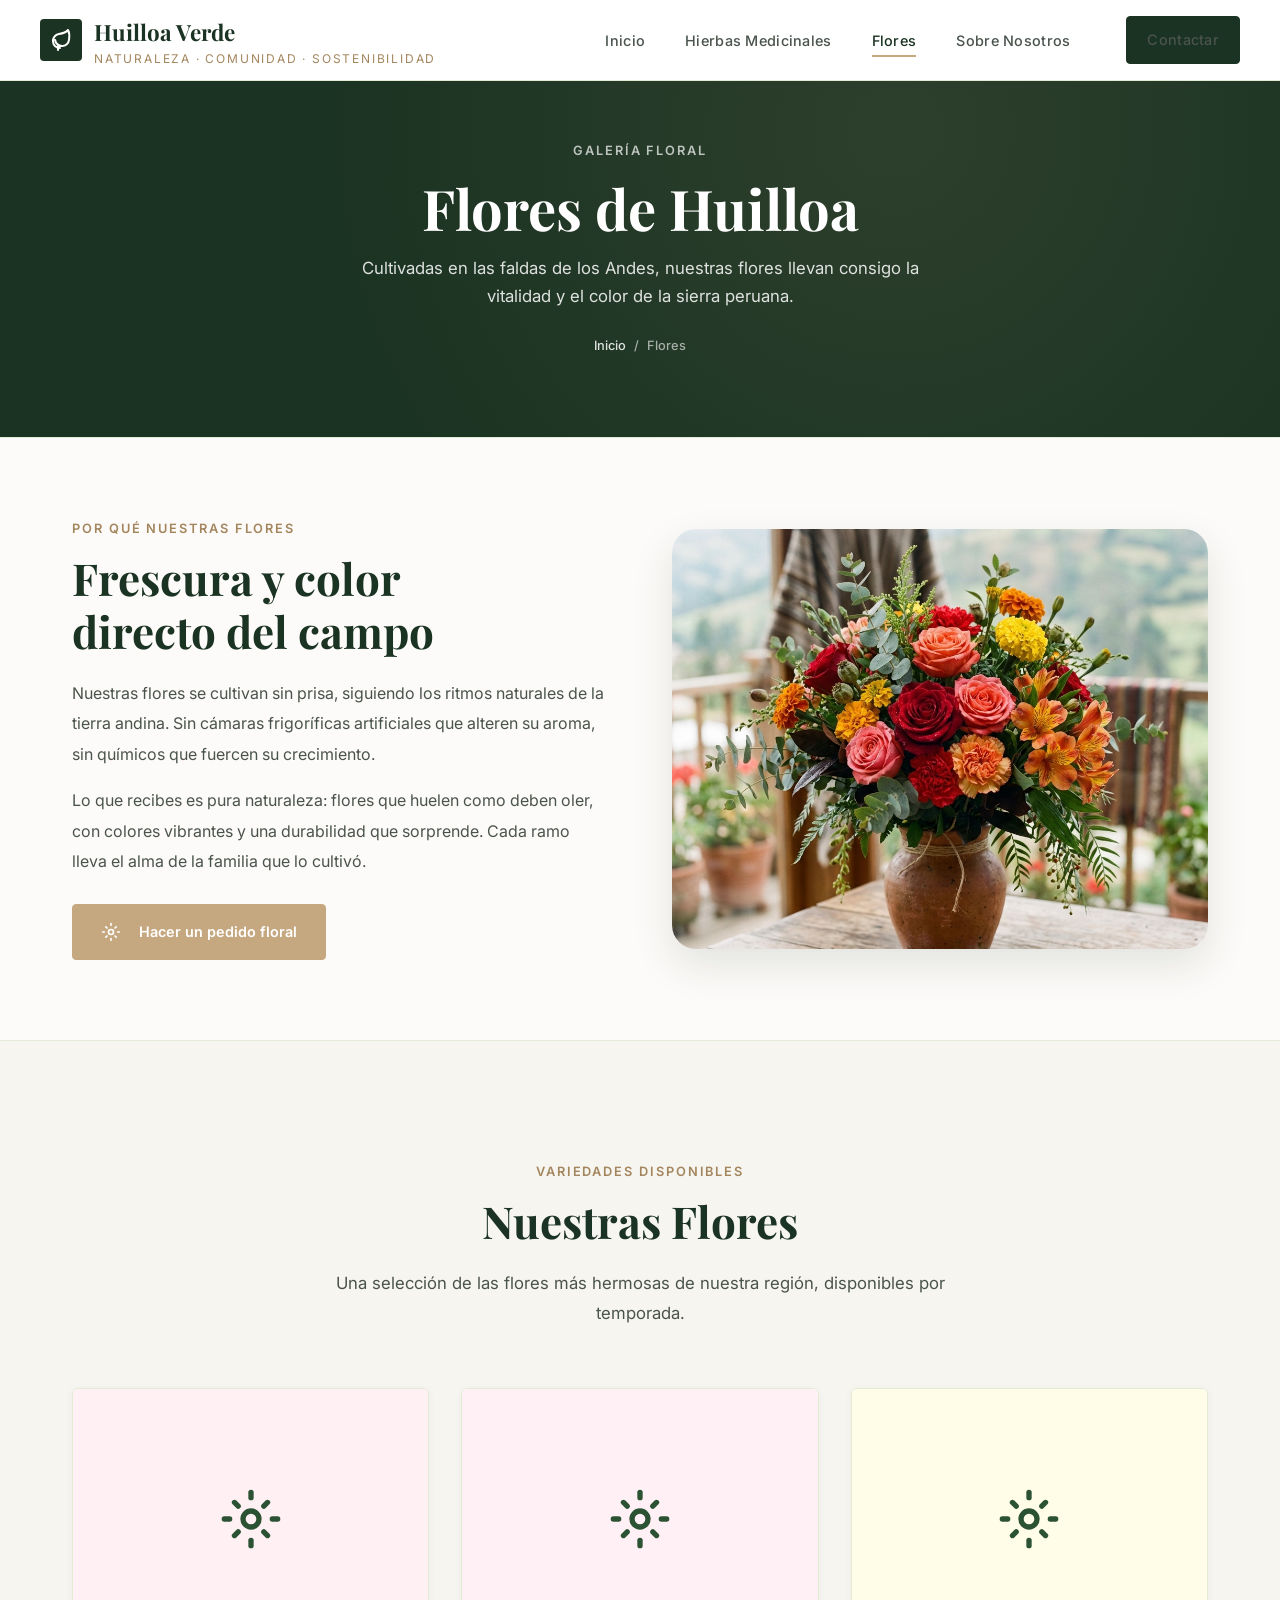
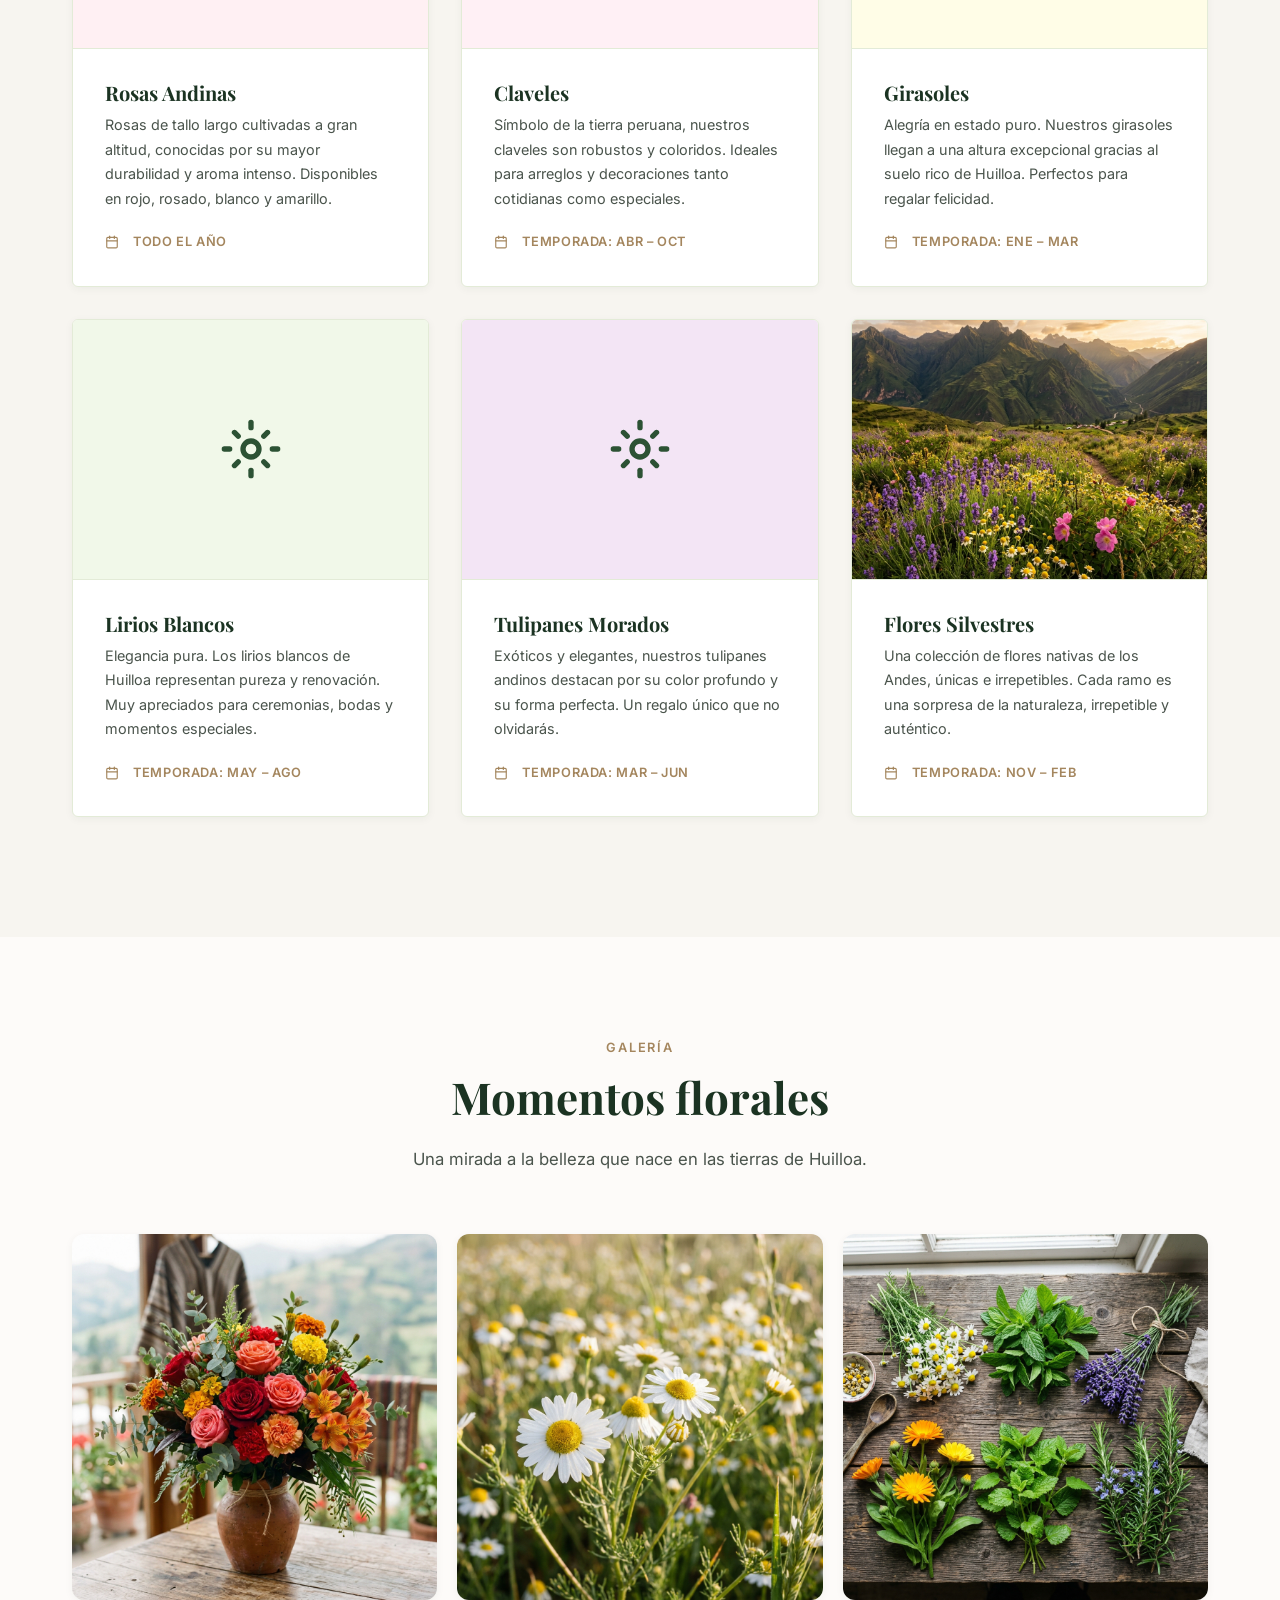
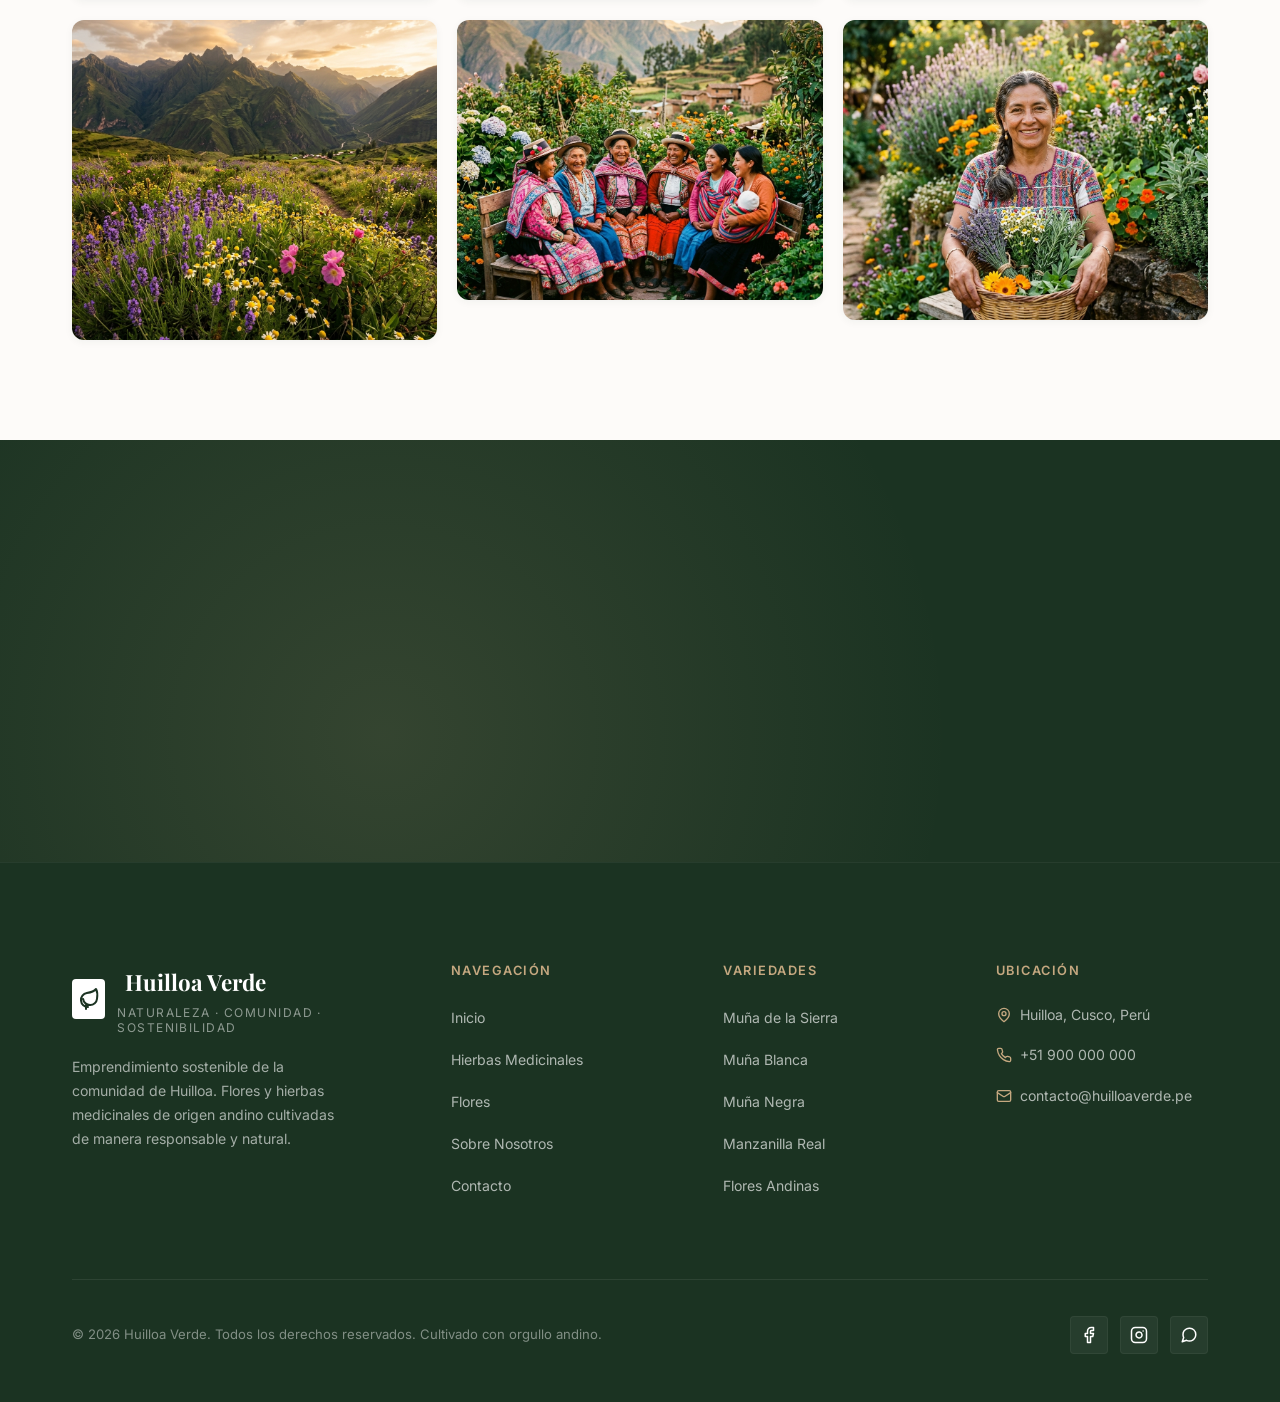
<file: flores.html>
<!DOCTYPE html>
<html lang="es">
<head>
  <meta charset="UTF-8">
  <meta name="viewport" content="width=device-width, initial-scale=1.0">
  <meta name="description" content="Galería de flores de Huilloa Verde. Rosas, claveles, girasoles y flores andinas frescas, cultivadas con amor por familias de Huilloa, Perú.">
  <title>Flores | Huilloa Verde</title>
  <link rel="stylesheet" href="css/styles.css">
  <link rel="icon" href="data:image/svg+xml,<svg xmlns='http://www.w3.org/2000/svg' viewBox='0 0 24 24' fill='none' stroke='%231b3322' stroke-width='2' stroke-linecap='round' stroke-linejoin='round'><path d='m2 22 1-1h3l9-9'></path><path d='M14 11.5a8.38 8.38 0 0 1-.9 3.8 8.5 8.5 0 0 1-7.6 4.7 8.38 8.38 0 0 1-3.8-.9L.8 22l1.9-5.7a8.38 8.38 0 0 1-.9-3.8 8.5 8.5 0 0 1 4.7-7.6 8.38 8.38 0 0 1 3.8-.9h.5a8.48 8.48 0 0 1 8 8v.5z'></path></svg>">

</head>
<body>

  <!-- NAVBAR -->
  <nav class="navbar" id="navbar">
    <div class="nav-inner">
      <a href="index.html" class="nav-logo">
        <div class="logo-icon"><svg class="icon-svg" viewBox="0 0 24 24"><path d="M11 20A7 7 0 0 1 9.8 6.1C15.5 5 17 4.48 19 2c1 2 2 3.5 1 9.8a7 7 0 0 1-13.9.2"></path><path d="M9 22v-4h4"></path></svg></div>
        <div>
          <span class="logo-text">Huilloa Verde</span>
          <span class="logo-sub">Naturaleza · Comunidad · Sostenibilidad</span>
        </div>
      </a>
      <ul class="nav-links">
        <li><a href="index.html">Inicio</a></li>
        <li><a href="hierbas.html">Hierbas Medicinales</a></li>
        <li><a href="flores.html" class="active">Flores</a></li>
        <li><a href="nosotros.html">Sobre Nosotros</a></li>
        <li><a href="contacto.html" class="btn btn-primary nav-cta">Contactar</a></li>
      </ul>
      <button class="hamburger" id="hamburger" aria-label="Abrir menú">
        <span></span><span></span><span></span>
      </button>
    </div>
  </nav>
  <div class="mobile-menu" id="mobileMenu">
    <a href="index.html" onclick="closeMobile()">Inicio</a>
    <a href="hierbas.html" onclick="closeMobile()">Hierbas Medicinales</a>
    <a href="flores.html" onclick="closeMobile()">Flores</a>
    <a href="nosotros.html" onclick="closeMobile()">Sobre Nosotros</a>
    <a href="contacto.html" onclick="closeMobile()">Contactar</a>
  </div>

  <!-- PAGE HERO -->
  <section class="page-hero">
    <div class="page-hero-content container">
      <span class="section-label" style="color:rgba(255,255,255,.7);justify-content:center;display:flex;">Galería floral</span>
      <h1>Flores de Huilloa</h1>
      <p>Cultivadas en las faldas de los Andes, nuestras flores llevan consigo la vitalidad y el color de la sierra peruana.</p>
      <div class="breadcrumb">
        <a href="index.html">Inicio</a>
        <span>/</span>
        <span>Flores</span>
      </div>
    </div>
  </section>

  <!-- INTRO -->
  <section style="padding:80px 0; background:var(--cream);">
    <div class="container">
      <div style="display:grid;grid-template-columns:1fr 1fr;gap:64px;align-items:center;">
        <div class="fade-left">
          <span class="section-label">Por qué nuestras flores</span>
          <h2 class="section-title">Frescura y color<br>directo del campo</h2>
          <p style="color:var(--text-mid);line-height:1.9;margin-bottom:16px;">Nuestras flores se cultivan sin prisa, siguiendo los ritmos naturales de la tierra andina. Sin cámaras frigoríficas artificiales que alteren su aroma, sin químicos que fuercen su crecimiento.</p>
          <p style="color:var(--text-mid);line-height:1.9;margin-bottom:28px;">Lo que recibes es pura naturaleza: flores que huelen como deben oler, con colores vibrantes y una durabilidad que sorprende. Cada ramo lleva el alma de la familia que lo cultivó.</p>
          <a href="contacto.html" class="btn btn-earth"><svg class="icon-svg" viewBox="0 0 24 24"><circle cx="12" cy="12" r="3"></circle><path d="M12 2v2"></path><path d="M12 20v2"></path><path d="M20 12h2"></path><path d="M2 12h2"></path><path d="m5.8 5.8 1.4 1.4"></path><path d="m16.8 16.8 1.4 1.4"></path><path d="m18.2 5.8-1.4 1.4"></path><path d="m7.2 16.8-1.4 1.4"></path></svg> Hacer un pedido floral</a>
        </div>
        <div class="fade-right" style="border-radius:var(--radius-lg);overflow:hidden;box-shadow:var(--shadow-lg);">
          <img src="img/flowers_gallery_1779220928989.png" alt="Flores frescas de Huilloa" style="width:100%;height:420px;object-fit:cover;">
        </div>
      </div>
    </div>
  </section>

  <!-- FLOWER CARDS -->
  <section class="flowers-section">
    <div class="container">
      <div class="text-center fade-up">
        <span class="section-label">Variedades disponibles</span>
        <h2 class="section-title">Nuestras Flores</h2>
        <p class="section-subtitle">Una selección de las flores más hermosas de nuestra región, disponibles por temporada.</p>
      </div>
      <div class="flower-cards">

        <div class="flower-card fade-up delay-1">
          <div class="flower-card-img" style="background:#fff0f3;display:flex;align-items:center;justify-content:center;color:#2c5234;">
            <svg class="icon-svg" viewBox="0 0 24 24" style="width:64px;height:64px;"><circle cx="12" cy="12" r="3"></circle><path d="M12 2v2"></path><path d="M12 20v2"></path><path d="M20 12h2"></path><path d="M2 12h2"></path><path d="m5.8 5.8 1.4 1.4"></path><path d="m16.8 16.8 1.4 1.4"></path><path d="m18.2 5.8-1.4 1.4"></path><path d="m7.2 16.8-1.4 1.4"></path></svg>
          </div>
          <div class="flower-card-body">
            <h3>Rosas Andinas</h3>
            <p>Rosas de tallo largo cultivadas a gran altitud, conocidas por su mayor durabilidad y aroma intenso. Disponibles en rojo, rosado, blanco y amarillo.</p>
            <div class="flower-season"><svg class="icon-svg" viewBox="0 0 24 24" style="width:14px;height:14px;margin-right:6px;color:var(--gold-dark);"><rect width="18" height="18" x="3" y="4" rx="2" ry="2"></rect><line x1="16" x2="16" y1="2" y2="6"></line><line x1="8" x2="8" y1="2" y2="6"></line><line x1="3" x2="21" y1="10" y2="10"></line></svg> Todo el año</div>
          </div>
        </div>

        <div class="flower-card fade-up delay-2">
          <div class="flower-card-img" style="background:#fff0f5;display:flex;align-items:center;justify-content:center;color:#2c5234;">
            <svg class="icon-svg" viewBox="0 0 24 24" style="width:64px;height:64px;"><circle cx="12" cy="12" r="3"></circle><path d="M12 2v2"></path><path d="M12 20v2"></path><path d="M20 12h2"></path><path d="M2 12h2"></path><path d="m5.8 5.8 1.4 1.4"></path><path d="m16.8 16.8 1.4 1.4"></path><path d="m18.2 5.8-1.4 1.4"></path><path d="m7.2 16.8-1.4 1.4"></path></svg>
          </div>
          <div class="flower-card-body">
            <h3>Claveles</h3>
            <p>Símbolo de la tierra peruana, nuestros claveles son robustos y coloridos. Ideales para arreglos y decoraciones tanto cotidianas como especiales.</p>
            <div class="flower-season"><svg class="icon-svg" viewBox="0 0 24 24" style="width:14px;height:14px;margin-right:6px;color:var(--gold-dark);"><rect width="18" height="18" x="3" y="4" rx="2" ry="2"></rect><line x1="16" x2="16" y1="2" y2="6"></line><line x1="8" x2="8" y1="2" y2="6"></line><line x1="3" x2="21" y1="10" y2="10"></line></svg> Temporada: Abr – Oct</div>
          </div>
        </div>

        <div class="flower-card fade-up delay-3">
          <div class="flower-card-img" style="background:#fffde7;display:flex;align-items:center;justify-content:center;color:#2c5234;">
            <svg class="icon-svg" viewBox="0 0 24 24" style="width:64px;height:64px;"><circle cx="12" cy="12" r="3"></circle><path d="M12 2v2"></path><path d="M12 20v2"></path><path d="M20 12h2"></path><path d="M2 12h2"></path><path d="m5.8 5.8 1.4 1.4"></path><path d="m16.8 16.8 1.4 1.4"></path><path d="m18.2 5.8-1.4 1.4"></path><path d="m7.2 16.8-1.4 1.4"></path></svg>
          </div>
          <div class="flower-card-body">
            <h3>Girasoles</h3>
            <p>Alegría en estado puro. Nuestros girasoles llegan a una altura excepcional gracias al suelo rico de Huilloa. Perfectos para regalar felicidad.</p>
            <div class="flower-season"><svg class="icon-svg" viewBox="0 0 24 24" style="width:14px;height:14px;margin-right:6px;color:var(--gold-dark);"><rect width="18" height="18" x="3" y="4" rx="2" ry="2"></rect><line x1="16" x2="16" y1="2" y2="6"></line><line x1="8" x2="8" y1="2" y2="6"></line><line x1="3" x2="21" y1="10" y2="10"></line></svg> Temporada: Ene – Mar</div>
          </div>
        </div>

        <div class="flower-card fade-up delay-1">
          <div class="flower-card-img" style="background:#f1f8e9;display:flex;align-items:center;justify-content:center;color:#2c5234;">
            <svg class="icon-svg" viewBox="0 0 24 24" style="width:64px;height:64px;"><circle cx="12" cy="12" r="3"></circle><path d="M12 2v2"></path><path d="M12 20v2"></path><path d="M20 12h2"></path><path d="M2 12h2"></path><path d="m5.8 5.8 1.4 1.4"></path><path d="m16.8 16.8 1.4 1.4"></path><path d="m18.2 5.8-1.4 1.4"></path><path d="m7.2 16.8-1.4 1.4"></path></svg>
          </div>
          <div class="flower-card-body">
            <h3>Lirios Blancos</h3>
            <p>Elegancia pura. Los lirios blancos de Huilloa representan pureza y renovación. Muy apreciados para ceremonias, bodas y momentos especiales.</p>
            <div class="flower-season"><svg class="icon-svg" viewBox="0 0 24 24" style="width:14px;height:14px;margin-right:6px;color:var(--gold-dark);"><rect width="18" height="18" x="3" y="4" rx="2" ry="2"></rect><line x1="16" x2="16" y1="2" y2="6"></line><line x1="8" x2="8" y1="2" y2="6"></line><line x1="3" x2="21" y1="10" y2="10"></line></svg> Temporada: May – Ago</div>
          </div>
        </div>

        <div class="flower-card fade-up delay-2">
          <div class="flower-card-img" style="background:#f3e5f5;display:flex;align-items:center;justify-content:center;color:#2c5234;">
            <svg class="icon-svg" viewBox="0 0 24 24" style="width:64px;height:64px;"><circle cx="12" cy="12" r="3"></circle><path d="M12 2v2"></path><path d="M12 20v2"></path><path d="M20 12h2"></path><path d="M2 12h2"></path><path d="m5.8 5.8 1.4 1.4"></path><path d="m16.8 16.8 1.4 1.4"></path><path d="m18.2 5.8-1.4 1.4"></path><path d="m7.2 16.8-1.4 1.4"></path></svg>
          </div>
          <div class="flower-card-body">
            <h3>Tulipanes Morados</h3>
            <p>Exóticos y elegantes, nuestros tulipanes andinos destacan por su color profundo y su forma perfecta. Un regalo único que no olvidarás.</p>
            <div class="flower-season"><svg class="icon-svg" viewBox="0 0 24 24" style="width:14px;height:14px;margin-right:6px;color:var(--gold-dark);"><rect width="18" height="18" x="3" y="4" rx="2" ry="2"></rect><line x1="16" x2="16" y1="2" y2="6"></line><line x1="8" x2="8" y1="2" y2="6"></line><line x1="3" x2="21" y1="10" y2="10"></line></svg> Temporada: Mar – Jun</div>
          </div>
        </div>

        <div class="flower-card fade-up delay-3">
          <div class="flower-card-img">
            <img src="img/hero_flowers_1779220519580.png" alt="Flores silvestres de los Andes" style="width:100%;height:100%;object-fit:cover;">
          </div>
          <div class="flower-card-body">
            <h3>Flores Silvestres</h3>
            <p>Una colección de flores nativas de los Andes, únicas e irrepetibles. Cada ramo es una sorpresa de la naturaleza, irrepetible y auténtico.</p>
            <div class="flower-season"><svg class="icon-svg" viewBox="0 0 24 24" style="width:14px;height:14px;margin-right:6px;color:var(--gold-dark);"><rect width="18" height="18" x="3" y="4" rx="2" ry="2"></rect><line x1="16" x2="16" y1="2" y2="6"></line><line x1="8" x2="8" y1="2" y2="6"></line><line x1="3" x2="21" y1="10" y2="10"></line></svg> Temporada: Nov – Feb</div>
          </div>
        </div>

      </div>
    </div>
  </section>

  <!-- GALLERY MASONRY -->
  <section style="padding:100px 0; background:var(--cream);">
    <div class="container">
      <div class="text-center fade-up">
        <span class="section-label">Galería</span>
        <h2 class="section-title">Momentos florales</h2>
        <p class="section-subtitle">Una mirada a la belleza que nace en las tierras de Huilloa.</p>
      </div>
      <div class="gallery-masonry">
        <div class="masonry-item fade-up delay-1">
          <img src="img/flowers_gallery_1779220928989.png" alt="Arreglo floral de Huilloa">
          <div class="masonry-overlay"><h3>Ramos artesanales</h3><p>Confeccionados a mano</p></div>
        </div>
        <div class="masonry-item fade-up delay-2">
          <img src="img/hero_flowers_1779220519580.png" alt="Campo de flores en Huilloa" style="height:320px;object-fit:cover;">
          <div class="masonry-overlay"><h3>Campos de Huilloa</h3><p>Donde todo florece</p></div>
        </div>
        <div class="masonry-item fade-up delay-3">
          <img src="img/herb_chamomile_1779221121554.png" alt="Flores medicinales">
          <div class="masonry-overlay"><h3>Flores medicinales</h3><p>Belleza y salud</p></div>
        </div>
        <div class="masonry-item fade-up delay-1">
          <img src="img/community_women_1779220977228.png" alt="Comunidad de Huilloa" style="height:280px;object-fit:cover;">
          <div class="masonry-overlay"><h3>Nuestra gente</h3><p>80+ familias floristas</p></div>
        </div>
        <div class="masonry-item fade-up delay-2">
          <img src="img/medicinal_herbs_1779220576375.png" alt="Hierbas y flores naturales">
          <div class="masonry-overlay"><h3>Cosecha natural</h3><p>Del campo a tus manos</p></div>
        </div>
        <div class="masonry-item fade-up delay-3">
          <img src="img/owner_story_1779221100214.png" alt="Fundadora con flores" style="height:300px;object-fit:cover;">
          <div class="masonry-overlay"><h3>Con amor</h3><p>La historia detrás</p></div>
        </div>
      </div>
    </div>
  </section>

  <!-- CTA -->
  <section class="cta-dark">
    <div class="cta-dark-overlay"></div>
    <div class="container text-center cta-dark-inner">
      <div class="fade-up">
        <h2>¿Lista para pedir tus flores?</h2>
        <p>Contáctanos y preparamos el arreglo floral perfecto para tu ocasión especial, con la frescura y el amor que solo Huilloa puede dar.</p>
        <div class="cta-dark-actions">
          <a href="contacto.html" class="btn btn-earth"><svg class="icon-svg" viewBox="0 0 24 24"><rect width="20" height="16" x="2" y="4" rx="2"></rect><path d="m22 7-8.97 5.7a1.94 1.94 0 0 1-2.06 0L2 7"></path></svg> Contactar ahora</a>
          <a href="hierbas.html" class="btn btn-outline" style="border-color:white;color:white;"><svg class="icon-svg" viewBox="0 0 24 24"><path d="M11 20A7 7 0 0 1 9.8 6.1C15.5 5 17 4.48 19 2c1 2 2 3.5 1 9.8a7 7 0 0 1-13.9.2"></path><path d="M9 22v-4h4"></path></svg> Ver hierbas también</a>
        </div>
      </div>
    </div>
  </section>

  <!-- ===== FOOTER ===== -->
  <footer>
    <div class="container">
      <div class="footer-grid">
        <div class="footer-brand">
          <div class="nav-logo">
            <div class="logo-icon"><svg class="icon-svg" viewBox="0 0 24 24"><path d="M11 20A7 7 0 0 1 9.8 6.1C15.5 5 17 4.48 19 2c1 2 2 3.5 1 9.8a7 7 0 0 1-13.9.2"></path><path d="M9 22v-4h4"></path></svg></div>
            <div>
              <span class="logo-text">Huilloa Verde</span>
              <span class="logo-sub">Naturaleza · Comunidad · Sostenibilidad</span>
            </div>
          </div>
          <p>Emprendimiento sostenible de la comunidad de Huilloa. Flores y hierbas medicinales de origen andino cultivadas de manera responsable y natural.</p>
        </div>
        <div class="footer-col">
          <h4>Navegación</h4>
          <ul>
            <li><a href="index.html">Inicio</a></li>
            <li><a href="hierbas.html">Hierbas Medicinales</a></li>
            <li><a href="flores.html">Flores</a></li>
            <li><a href="nosotros.html">Sobre Nosotros</a></li>
            <li><a href="contacto.html">Contacto</a></li>
          </ul>
        </div>
        <div class="footer-col">
          <h4>Variedades</h4>
          <ul>
            <li><a href="hierbas.html">Muña de la Sierra</a></li>
            <li><a href="hierbas.html">Muña Blanca</a></li>
            <li><a href="hierbas.html">Muña Negra</a></li>
            <li><a href="hierbas.html">Manzanilla Real</a></li>
            <li><a href="flores.html">Flores Andinas</a></li>
          </ul>
        </div>
        <div class="footer-col">
          <h4>Ubicación</h4>
          <ul style="gap: 16px;">
            <li style="display: flex; align-items: center; gap: 8px;"><svg class="icon-svg" viewBox="0 0 24 24" style="width:16px;height:16px;color:var(--gold);"><path d="M20 10c0 6-8 12-8 12s-8-6-8-12a8 8 0 0 1 16 0Z"></path><circle cx="12" cy="10" r="3"></circle></svg> <a href="#">Huilloa, Cusco, Perú</a></li>
            <li style="display: flex; align-items: center; gap: 8px;"><svg class="icon-svg" viewBox="0 0 24 24" style="width:16px;height:16px;color:var(--gold);"><path d="M22 16.92v3a2 2 0 0 1-2.18 2 19.79 19.79 0 0 1-8.63-3.07 19.5 19.5 0 0 1-6-6 19.79 19.79 0 0 1-3.07-8.67A2 2 0 0 1 4.11 2h3a2 2 0 0 1 2 1.72 12.84 12.84 0 0 0 .7 2.81 2 2 0 0 1-.45 2.11L8.09 9.91a16 16 0 0 0 6 6l1.27-1.27a2 2 0 0 1 2.11-.45 12.84 12.84 0 0 0 2.81.7A2 2 0 0 1 22 16.92z"></path></svg> <a href="tel:+51900000000">+51 900 000 000</a></li>
            <li style="display: flex; align-items: center; gap: 8px;"><svg class="icon-svg" viewBox="0 0 24 24" style="width:16px;height:16px;color:var(--gold);"><rect width="20" height="16" x="2" y="4" rx="2"></rect><path d="m22 7-8.97 5.7a1.94 1.94 0 0 1-2.06 0L2 7"></path></svg> <a href="mailto:contacto@huilloaverde.pe">contacto@huilloaverde.pe</a></li>
          </ul>
        </div>
      </div>
      <div class="footer-bottom">
        <p>© 2026 Huilloa Verde. Todos los derechos reservados. Cultivado con orgullo andino.</p>
        <div class="footer-social">
          <a href="#" class="social-btn" aria-label="Facebook">
            <svg class="icon-svg" viewBox="0 0 24 24"><path d="M18 2h-3a5 5 0 0 0-5 5v3H7v4h3v8h4v-8h3l1-4h-4V7a1 1 0 0 1 1-1h3z"></path></svg>
          </a>
          <a href="#" class="social-btn" aria-label="Instagram">
            <svg class="icon-svg" viewBox="0 0 24 24"><rect width="20" height="20" x="2" y="2" rx="5" ry="5"></rect><path d="M16 11.37A4 4 0 1 1 12.63 8 4 4 0 0 1 16 11.37z"></path><line x1="17.5" x2="17.51" y1="6.5" y2="6.5"></line></svg>
          </a>
          <a href="#" class="social-btn" aria-label="WhatsApp">
            <svg class="icon-svg" viewBox="0 0 24 24"><path d="M21 11.5a8.38 8.38 0 0 1-.9 3.8 8.5 8.5 0 0 1-7.6 4.7 8.38 8.38 0 0 1-3.8-.9L3 21l1.9-5.7a8.38 8.38 0 0 1-.9-3.8 8.5 8.5 0 0 1 4.7-7.6 8.38 8.38 0 0 1 3.8-.9h.5a8.48 8.48 0 0 1 8 8v.5z"></path></svg>
          </a>
        </div>
      </div>
    </div>
  </footer>

  <script src="js/main.js"></script>
</body>
</html>
</file>
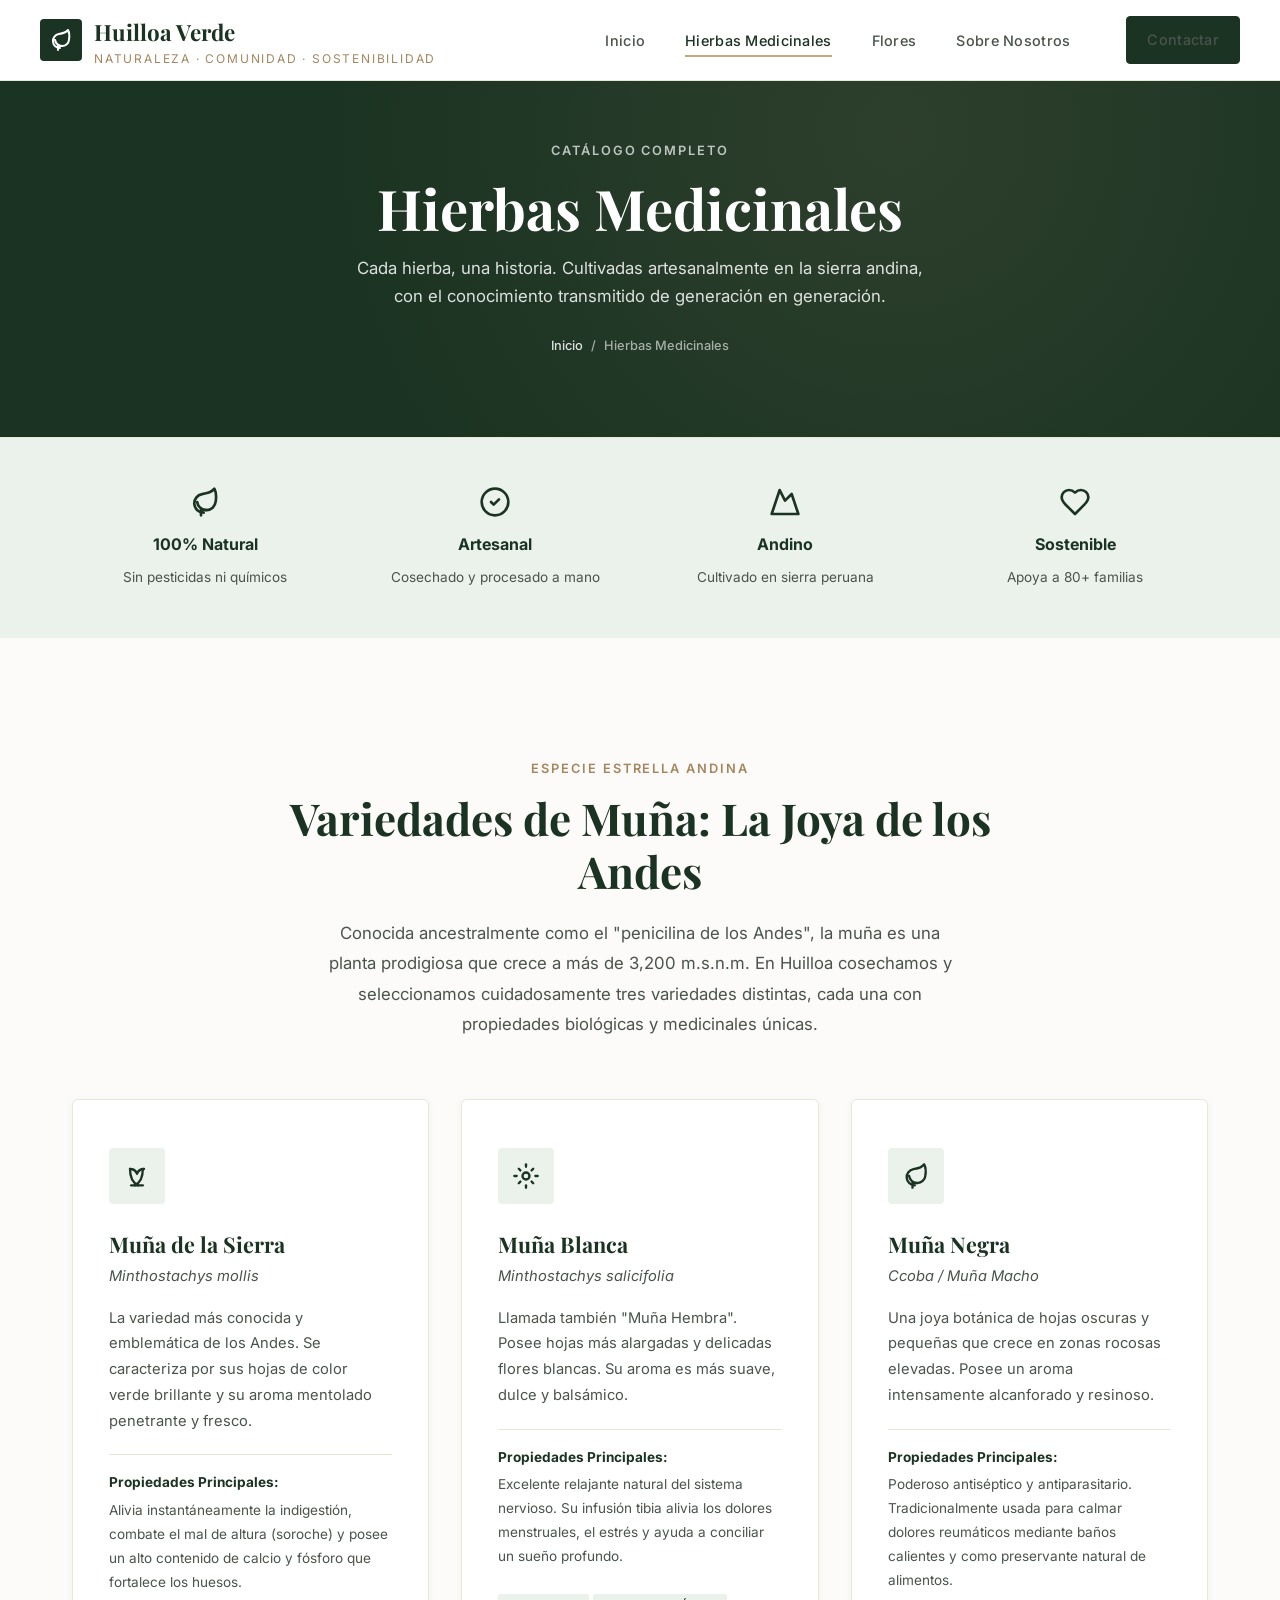
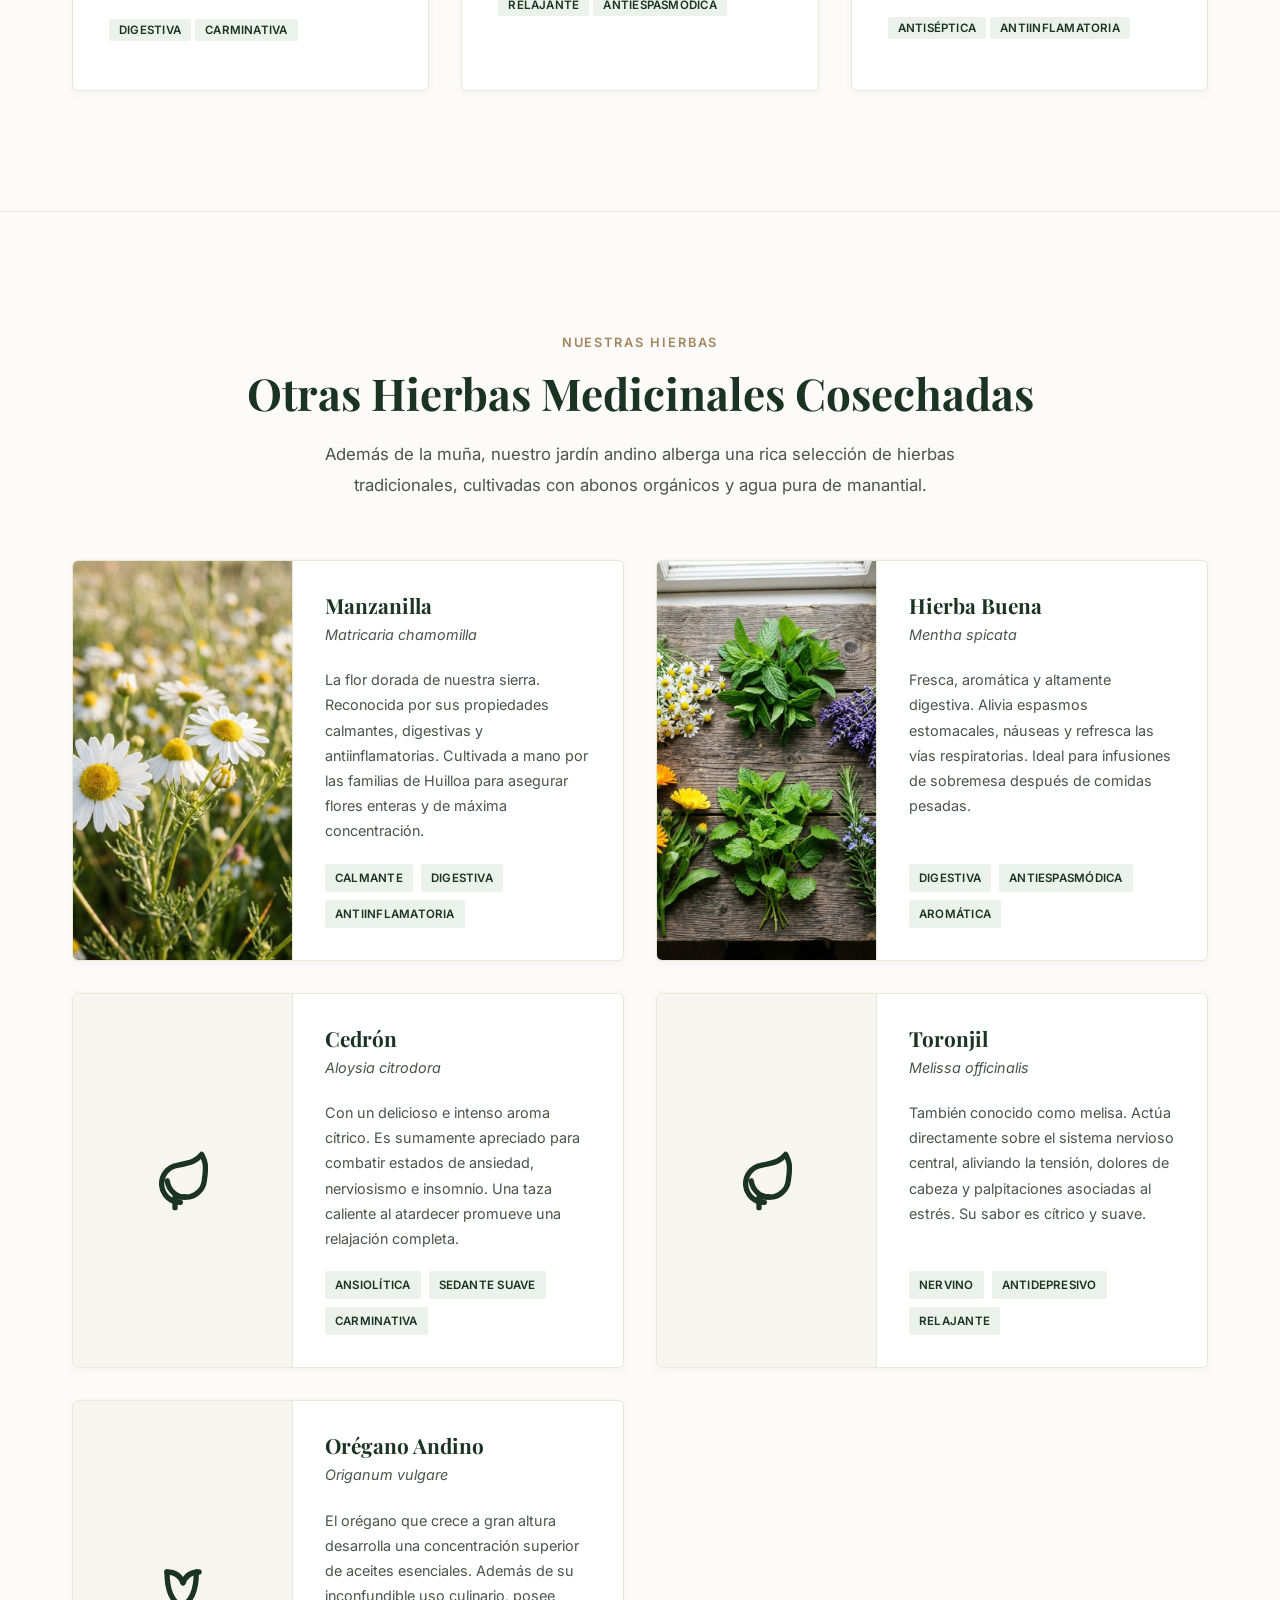
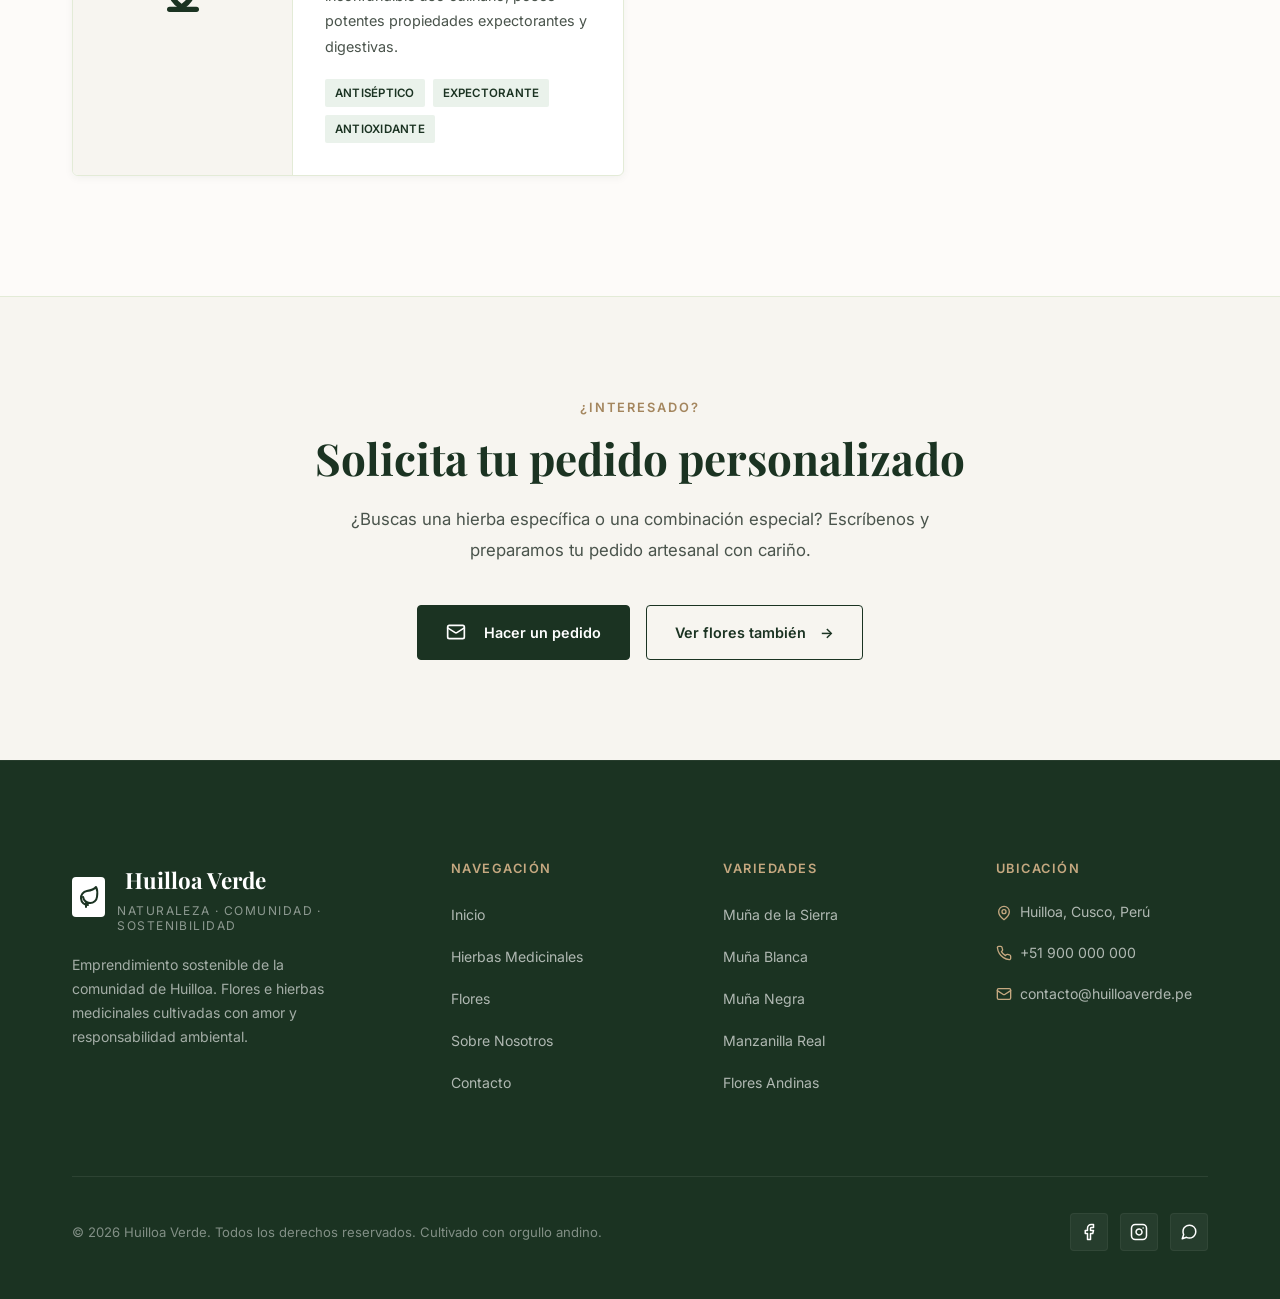
<file: hierbas.html>
<!DOCTYPE html>
<html lang="es">
<head>
  <meta charset="UTF-8">
  <meta name="viewport" content="width=device-width, initial-scale=1.0">
  <meta name="description" content="Catálogo de hierbas medicinales de Huilloa Verde. Manzanilla, muña, hierba buena, cedrón y más, cultivadas artesanalmente en los Andes peruanos.">
  <title>Hierbas Medicinales | Huilloa Verde</title>
  <link rel="stylesheet" href="css/styles.css">
  <link rel="icon" href="data:image/svg+xml,<svg xmlns='http://www.w3.org/2000/svg' viewBox='0 0 24 24' fill='none' stroke='%231b3322' stroke-width='2' stroke-linecap='round' stroke-linejoin='round'><path d='M11 20A7 7 0 0 1 9.8 6.1C15.5 5 17 4.48 19 2c1 2 2 3.5 1 9.8a7 7 0 0 1-13.9.2'></path><path d='M9 22v-4h4'></path></svg>">
</head>
<body>

  <!-- NAVBAR -->
  <nav class="navbar" id="navbar">
    <div class="nav-inner">
      <a href="index.html" class="nav-logo">
        <div class="logo-icon"><svg class="icon-svg" viewBox="0 0 24 24"><path d="M11 20A7 7 0 0 1 9.8 6.1C15.5 5 17 4.48 19 2c1 2 2 3.5 1 9.8a7 7 0 0 1-13.9.2"></path><path d="M9 22v-4h4"></path></svg></div>
        <div>
          <span class="logo-text">Huilloa Verde</span>
          <span class="logo-sub">Naturaleza · Comunidad · Sostenibilidad</span>
        </div>
      </a>
      <ul class="nav-links">
        <li><a href="index.html">Inicio</a></li>
        <li><a href="hierbas.html" class="active">Hierbas Medicinales</a></li>
        <li><a href="flores.html">Flores</a></li>
        <li><a href="nosotros.html">Sobre Nosotros</a></li>
        <li><a href="contacto.html" class="btn btn-primary nav-cta">Contactar</a></li>
      </ul>
      <button class="hamburger" id="hamburger" aria-label="Abrir menú">
        <span></span><span></span><span></span>
      </button>
    </div>
  </nav>
  <div class="mobile-menu" id="mobileMenu">
    <a href="index.html" onclick="closeMobile()">Inicio</a>
    <a href="hierbas.html" onclick="closeMobile()">Hierbas Medicinales</a>
    <a href="flores.html" onclick="closeMobile()">Flores</a>
    <a href="nosotros.html" onclick="closeMobile()">Sobre Nosotros</a>
    <a href="contacto.html" onclick="closeMobile()">Contactar</a>
  </div>

  <!-- PAGE HERO -->
  <section class="page-hero">
    <div class="page-hero-content container">
      <span class="section-label" style="color:rgba(255,255,255,.7);justify-content:center;display:flex;">Catálogo completo</span>
      <h1>Hierbas Medicinales</h1>
      <p>Cada hierba, una historia. Cultivadas artesanalmente en la sierra andina, con el conocimiento transmitido de generación en generación.</p>
      <div class="breadcrumb">
        <a href="index.html">Inicio</a>
        <span>/</span>
        <span>Hierbas Medicinales</span>
      </div>
    </div>
  </section>

  <!-- INTRO BANNER -->
  <section style="background:var(--green-pale); padding:48px 0;">
    <div class="container">
      <div style="display:grid;grid-template-columns:repeat(4,1fr);gap:24px;text-align:center;">
        <div class="fade-up">
          <div style="margin-bottom:12px;color:var(--green-dark);display:flex;justify-content:center;"><svg class="icon-svg" viewBox="0 0 24 24" style="width:32px;height:32px;"><path d="M11 20A7 7 0 0 1 9.8 6.1C15.5 5 17 4.48 19 2c1 2 2 3.5 1 9.8a7 7 0 0 1-13.9.2"></path><path d="M9 22v-4h4"></path></svg></div>
          <strong style="color:var(--green-dark);display:block;margin-bottom:4px;">100% Natural</strong>
          <span style="color:var(--text-mid);font-size:.85rem;">Sin pesticidas ni químicos</span>
        </div>
        <div class="fade-up delay-1">
          <div style="margin-bottom:12px;color:var(--green-dark);display:flex;justify-content:center;"><svg class="icon-svg" viewBox="0 0 24 24" style="width:32px;height:32px;"><circle cx="12" cy="12" r="10"></circle><path d="m9 12 2 2 4-4"></path></svg></div>
          <strong style="color:var(--green-dark);display:block;margin-bottom:4px;">Artesanal</strong>
          <span style="color:var(--text-mid);font-size:.85rem;">Cosechado y procesado a mano</span>
        </div>
        <div class="fade-up delay-2">
          <div style="margin-bottom:12px;color:var(--green-dark);display:flex;justify-content:center;"><svg class="icon-svg" viewBox="0 0 24 24" style="width:32px;height:32px;"><path d="m8 3 4 8 5-5 5 15H2L8 3z"></path></svg></div>
          <strong style="color:var(--green-dark);display:block;margin-bottom:4px;">Andino</strong>
          <span style="color:var(--text-mid);font-size:.85rem;">Cultivado en sierra peruana</span>
        </div>
        <div class="fade-up delay-3">
          <div style="margin-bottom:12px;color:var(--green-dark);display:flex;justify-content:center;"><svg class="icon-svg" viewBox="0 0 24 24" style="width:32px;height:32px;"><path d="M19 14c1.49-1.46 3-3.21 3-5.5A5.5 5.5 0 0 0 16.5 3c-1.76 0-3 .5-4.5 2-1.5-1.5-2.74-2-4.5-2A5.5 5.5 0 0 0 2 8.5c0 2.3 1.5 4.05 3 5.5l7 7Z"></path></svg></div>
          <strong style="color:var(--green-dark);display:block;margin-bottom:4px;">Sostenible</strong>
          <span style="color:var(--text-mid);font-size:.85rem;">Apoya a 80+ familias</span>
        </div>
      </div>
    </div>
  </section>

  <!-- MUÑA SPECIAL SECTION -->
  <section style="padding: 120px 0; background: var(--cream); border-bottom: 1px solid var(--border-light);">
    <div class="container">
      <div class="text-center fade-up" style="max-width: 750px; margin: 0 auto 60px;">
        <span class="section-label">Especie Estrella Andina</span>
        <h2 class="section-title">Variedades de Muña: La Joya de los Andes</h2>
        <p class="section-subtitle">Conocida ancestralmente como el "penicilina de los Andes", la muña es una planta prodigiosa que crece a más de 3,200 m.s.n.m. En Huilloa cosechamos y seleccionamos cuidadosamente tres variedades distintas, cada una con propiedades biológicas y medicinales únicas.</p>
      </div>

      <div class="features-grid">
        <!-- Muña de la Sierra (Minthostachys mollis) -->
        <div class="feature-card fade-up delay-1" style="background: var(--white);">
          <div class="feature-icon"><svg class="icon-svg" viewBox="0 0 24 24"><path d="M7 20h10"></path><path d="M10 20c5.5-2.5 7-7.5 7-14"></path><path d="M13 20c-5.5-2.5-7-7.5-7-14"></path><path d="M6 6c3 0 5 1.5 6 4"></path><path d="M18 6c-3 0-5 1.5-6 4"></path></svg></div>
          <h3>Muña de la Sierra</h3>
          <p class="herb-scientific" style="margin-top:-8px; margin-bottom:16px;">Minthostachys mollis</p>
          <p>La variedad más conocida y emblemática de los Andes. Se caracteriza por sus hojas de color verde brillante y su aroma mentolado penetrante y fresco.</p>
          <div style="margin: 20px 0; border-top: 1px solid var(--border-light); padding-top:16px; font-size:.85rem; color:var(--text-mid);">
            <strong style="color:var(--green-dark); display:block; margin-bottom:4px;">Propiedades Principales:</strong>
            Alivia instantáneamente la indigestión, combate el mal de altura (soroche) y posee un alto contenido de calcio y fósforo que fortalece los huesos.
          </div>
          <span class="herb-tag" style="background:var(--green-pale); color:var(--green-dark);">Digestiva</span>
          <span class="herb-tag" style="background:var(--green-pale); color:var(--green-dark);">Carminativa</span>
        </div>

        <!-- Muña Blanca (Minthostachys salicifolia) -->
        <div class="feature-card fade-up delay-2" style="background: var(--white);">
          <div class="feature-icon"><svg class="icon-svg" viewBox="0 0 24 24"><circle cx="12" cy="12" r="3"></circle><path d="M12 2v2"></path><path d="M12 20v2"></path><path d="M20 12h2"></path><path d="M2 12h2"></path><path d="m5.8 5.8 1.4 1.4"></path><path d="m16.8 16.8 1.4 1.4"></path><path d="m18.2 5.8-1.4 1.4"></path><path d="m7.2 16.8-1.4 1.4"></path></svg></div>
          <h3>Muña Blanca</h3>
          <p class="herb-scientific" style="margin-top:-8px; margin-bottom:16px;">Minthostachys salicifolia</p>
          <p>Llamada también "Muña Hembra". Posee hojas más alargadas y delicadas flores blancas. Su aroma es más suave, dulce y balsámico.</p>
          <div style="margin: 20px 0; border-top: 1px solid var(--border-light); padding-top:16px; font-size:.85rem; color:var(--text-mid);">
            <strong style="color:var(--green-dark); display:block; margin-bottom:4px;">Propiedades Principales:</strong>
            Excelente relajante natural del sistema nervioso. Su infusión tibia alivia los dolores menstruales, el estrés y ayuda a conciliar un sueño profundo.
          </div>
          <span class="herb-tag" style="background:var(--green-pale); color:var(--green-dark);">Relajante</span>
          <span class="herb-tag" style="background:var(--green-pale); color:var(--green-dark);">Antiespasmódica</span>
        </div>

        <!-- Muña Negra (Ccoba) -->
        <div class="feature-card fade-up delay-3" style="background: var(--white);">
          <div class="feature-icon"><svg class="icon-svg" viewBox="0 0 24 24"><path d="M11 20A7 7 0 0 1 9.8 6.1C15.5 5 17 4.48 19 2c1 2 2 3.5 1 9.8a7 7 0 0 1-13.9.2"></path><path d="M9 22v-4h4"></path></svg></div>
          <h3>Muña Negra</h3>
          <p class="herb-scientific" style="margin-top:-8px; margin-bottom:16px;">Ccoba / Muña Macho</p>
          <p>Una joya botánica de hojas oscuras y pequeñas que crece en zonas rocosas elevadas. Posee un aroma intensamente alcanforado y resinoso.</p>
          <div style="margin: 20px 0; border-top: 1px solid var(--border-light); padding-top:16px; font-size:.85rem; color:var(--text-mid);">
            <strong style="color:var(--green-dark); display:block; margin-bottom:4px;">Propiedades Principales:</strong>
            Poderoso antiséptico y antiparasitario. Tradicionalmente usada para calmar dolores reumáticos mediante baños calientes y como preservante natural de alimentos.
          </div>
          <span class="herb-tag" style="background:var(--green-pale); color:var(--green-dark);">Antiséptica</span>
          <span class="herb-tag" style="background:var(--green-pale); color:var(--green-dark);">Antiinflamatoria</span>
        </div>
      </div>
    </div>
  </section>

  <!-- HERB CATALOG -->
  <section class="catalog" style="border-bottom: 1px solid var(--border-light);">
    <div class="container">
      <div class="text-center fade-up">
        <span class="section-label">Nuestras hierbas</span>
        <h2 class="section-title">Otras Hierbas Medicinales Cosechadas</h2>
        <p class="section-subtitle">Además de la muña, nuestro jardín andino alberga una rica selección de hierbas tradicionales, cultivadas con abonos orgánicos y agua pura de manantial.</p>
      </div>
      <div class="herb-grid">

        <!-- Manzanilla -->
        <div class="herb-card fade-up delay-1">
          <div class="herb-card-img">
            <img src="img/herb_chamomile_1779221121554.png" alt="Manzanilla medicinal" loading="lazy">
          </div>
          <div class="herb-card-body">
            <div>
              <h3 class="herb-name">Manzanilla</h3>
              <p class="herb-scientific">Matricaria chamomilla</p>
              <p>La flor dorada de nuestra sierra. Reconocida por sus propiedades calmantes, digestivas y antiinflamatorias. Cultivada a mano por las familias de Huilloa para asegurar flores enteras y de máxima concentración.</p>
            </div>
            <div class="herb-benefits">
              <span class="herb-tag">Calmante</span>
              <span class="herb-tag">Digestiva</span>
              <span class="herb-tag">Antiinflamatoria</span>
            </div>
          </div>
        </div>

        <!-- Hierba Buena -->
        <div class="herb-card fade-up delay-2">
          <div class="herb-card-img">
            <img src="img/medicinal_herbs_1779220576375.png" alt="Hierba buena fresca" loading="lazy">
          </div>
          <div class="herb-card-body">
            <div>
              <h3 class="herb-name">Hierba Buena</h3>
              <p class="herb-scientific">Mentha spicata</p>
              <p>Fresca, aromática y altamente digestiva. Alivia espasmos estomacales, náuseas y refresca las vías respiratorias. Ideal para infusiones de sobremesa después de comidas pesadas.</p>
            </div>
            <div class="herb-benefits">
              <span class="herb-tag">Digestiva</span>
              <span class="herb-tag">Antiespasmódica</span>
              <span class="herb-tag">Aromática</span>
            </div>
          </div>
        </div>

        <!-- Cedrón -->
        <div class="herb-card fade-up delay-1">
          <div class="herb-card-img" style="background:var(--beige); display:flex; align-items:center; justify-content:center; color:var(--green-dark);">
            <svg class="icon-svg" viewBox="0 0 24 24" style="width:64px;height:64px;"><path d="M11 20A7 7 0 0 1 9.8 6.1C15.5 5 17 4.48 19 2c1 2 2 3.5 1 9.8a7 7 0 0 1-13.9.2"></path><path d="M9 22v-4h4"></path></svg>
          </div>
          <div class="herb-card-body">
            <div>
              <h3 class="herb-name">Cedrón</h3>
              <p class="herb-scientific">Aloysia citrodora</p>
              <p>Con un delicioso e intenso aroma cítrico. Es sumamente apreciado para combatir estados de ansiedad, nerviosismo e insomnio. Una taza caliente al atardecer promueve una relajación completa.</p>
            </div>
            <div class="herb-benefits">
              <span class="herb-tag">Ansiolítica</span>
              <span class="herb-tag">Sedante Suave</span>
              <span class="herb-tag">Carminativa</span>
            </div>
          </div>
        </div>

        <!-- Toronjil -->
        <div class="herb-card fade-up delay-2">
          <div class="herb-card-img" style="background:var(--beige); display:flex; align-items:center; justify-content:center; color:var(--green-dark);">
            <svg class="icon-svg" viewBox="0 0 24 24" style="width:64px;height:64px;"><path d="M11 20A7 7 0 0 1 9.8 6.1C15.5 5 17 4.48 19 2c1 2 2 3.5 1 9.8a7 7 0 0 1-13.9.2"></path><path d="M9 22v-4h4"></path></svg>
          </div>
          <div class="herb-card-body">
            <div>
              <h3 class="herb-name">Toronjil</h3>
              <p class="herb-scientific">Melissa officinalis</p>
              <p>También conocido como melisa. Actúa directamente sobre el sistema nervioso central, aliviando la tensión, dolores de cabeza y palpitaciones asociadas al estrés. Su sabor es cítrico y suave.</p>
            </div>
            <div class="herb-benefits">
              <span class="herb-tag">Nervino</span>
              <span class="herb-tag">Antidepresivo</span>
              <span class="herb-tag">Relajante</span>
            </div>
          </div>
        </div>

        <!-- Orégano Andino -->
        <div class="herb-card fade-up delay-1">
          <div class="herb-card-img" style="background:var(--beige); display:flex; align-items:center; justify-content:center; color:var(--green-dark);">
            <svg class="icon-svg" viewBox="0 0 24 24" style="width:64px;height:64px;"><path d="M7 20h10"></path><path d="M10 20c5.5-2.5 7-7.5 7-14"></path><path d="M13 20c-5.5-2.5-7-7.5-7-14"></path><path d="M6 6c3 0 5 1.5 6 4"></path><path d="M18 6c-3 0-5 1.5-6 4"></path></svg>
          </div>
          <div class="herb-card-body">
            <div>
              <h3 class="herb-name">Orégano Andino</h3>
              <p class="herb-scientific">Origanum vulgare</p>
              <p>El orégano que crece a gran altura desarrolla una concentración superior de aceites esenciales. Además de su inconfundible uso culinario, posee potentes propiedades expectorantes y digestivas.</p>
            </div>
            <div class="herb-benefits">
              <span class="herb-tag">Antiséptico</span>
              <span class="herb-tag">Expectorante</span>
              <span class="herb-tag">Antioxidante</span>
            </div>
          </div>
        </div>

      </div>
    </div>
  </section>

  <!-- CTA SECTION -->
  <section style="padding:100px 0; background:var(--beige);">
    <div class="container text-center">
      <div class="fade-up">
        <span class="section-label">¿Interesado?</span>
        <h2 class="section-title">Solicita tu pedido personalizado</h2>
        <p class="section-subtitle" style="margin:0 auto 40px;">¿Buscas una hierba específica o una combinación especial? Escríbenos y preparamos tu pedido artesanal con cariño.</p>
        <div style="display:flex;gap:16px;justify-content:center;flex-wrap:wrap;">
          <a href="contacto.html" class="btn btn-primary"><svg class="icon-svg" viewBox="0 0 24 24"><rect width="20" height="16" x="2" y="4" rx="2"></rect><path d="m22 7-8.97 5.7a1.94 1.94 0 0 1-2.06 0L2 7"></path></svg> Hacer un pedido</a>
          <a href="flores.html" class="btn btn-outline">Ver flores también <span style="margin-left:4px;">→</span></a>
        </div>
      </div>
    </div>
  </section>

  <!-- FOOTER -->
  <footer>
    <div class="container">
      <div class="footer-grid">
        <div class="footer-brand">
          <div class="nav-logo">
            <div class="logo-icon"><svg class="icon-svg" viewBox="0 0 24 24"><path d="M11 20A7 7 0 0 1 9.8 6.1C15.5 5 17 4.48 19 2c1 2 2 3.5 1 9.8a7 7 0 0 1-13.9.2"></path><path d="M9 22v-4h4"></path></svg></div>
            <div>
              <span class="logo-text">Huilloa Verde</span>
              <span class="logo-sub">Naturaleza · Comunidad · Sostenibilidad</span>
            </div>
          </div>
          <p>Emprendimiento sostenible de la comunidad de Huilloa. Flores e hierbas medicinales cultivadas con amor y responsabilidad ambiental.</p>
        </div>
        <div class="footer-col">
          <h4>Navegación</h4>
          <ul>
            <li><a href="index.html">Inicio</a></li>
            <li><a href="hierbas.html">Hierbas Medicinales</a></li>
            <li><a href="flores.html">Flores</a></li>
            <li><a href="nosotros.html">Sobre Nosotros</a></li>
            <li><a href="contacto.html">Contacto</a></li>
          </ul>
        </div>
        <div class="footer-col">
          <h4>Variedades</h4>
          <ul>
            <li><a href="hierbas.html">Muña de la Sierra</a></li>
            <li><a href="hierbas.html">Muña Blanca</a></li>
            <li><a href="hierbas.html">Muña Negra</a></li>
            <li><a href="hierbas.html">Manzanilla Real</a></li>
            <li><a href="flores.html">Flores Andinas</a></li>
          </ul>
        </div>
        <div class="footer-col">
          <h4>Ubicación</h4>
          <ul style="gap: 16px;">
            <li style="display: flex; align-items: center; gap: 8px;"><svg class="icon-svg" viewBox="0 0 24 24" style="width:16px;height:16px;color:var(--gold);"><path d="M20 10c0 6-8 12-8 12s-8-6-8-12a8 8 0 0 1 16 0Z"></path><circle cx="12" cy="10" r="3"></circle></svg> <a href="#">Huilloa, Cusco, Perú</a></li>
            <li style="display: flex; align-items: center; gap: 8px;"><svg class="icon-svg" viewBox="0 0 24 24" style="width:16px;height:16px;color:var(--gold);"><path d="M22 16.92v3a2 2 0 0 1-2.18 2 19.79 19.79 0 0 1-8.63-3.07 19.5 19.5 0 0 1-6-6 19.79 19.79 0 0 1-3.07-8.67A2 2 0 0 1 4.11 2h3a2 2 0 0 1 2 1.72 12.84 12.84 0 0 0 .7 2.81 2 2 0 0 1-.45 2.11L8.09 9.91a16 16 0 0 0 6 6l1.27-1.27a2 2 0 0 1 2.11-.45 12.84 12.84 0 0 0 2.81.7A2 2 0 0 1 22 16.92z"></path></svg> <a href="tel:+51900000000">+51 900 000 000</a></li>
            <li style="display: flex; align-items: center; gap: 8px;"><svg class="icon-svg" viewBox="0 0 24 24" style="width:16px;height:16px;color:var(--gold);"><rect width="20" height="16" x="2" y="4" rx="2"></rect><path d="m22 7-8.97 5.7a1.94 1.94 0 0 1-2.06 0L2 7"></path></svg> <a href="mailto:contacto@huilloaverde.pe">contacto@huilloaverde.pe</a></li>
          </ul>
        </div>
      </div>
      <div class="footer-bottom">
        <p>© 2026 Huilloa Verde. Todos los derechos reservados. Cultivado con orgullo andino.</p>
        <div class="footer-social">
          <a href="#" class="social-btn" aria-label="Facebook">
            <svg class="icon-svg" viewBox="0 0 24 24"><path d="M18 2h-3a5 5 0 0 0-5 5v3H7v4h3v8h4v-8h3l1-4h-4V7a1 1 0 0 1 1-1h3z"></path></svg>
          </a>
          <a href="#" class="social-btn" aria-label="Instagram">
            <svg class="icon-svg" viewBox="0 0 24 24"><rect width="20" height="20" x="2" y="2" rx="5" ry="5"></rect><path d="M16 11.37A4 4 0 1 1 12.63 8 4 4 0 0 1 16 11.37z"></path><line x1="17.5" x2="17.51" y1="6.5" y2="6.5"></line></svg>
          </a>
          <a href="#" class="social-btn" aria-label="WhatsApp">
            <svg class="icon-svg" viewBox="0 0 24 24"><path d="M21 11.5a8.38 8.38 0 0 1-.9 3.8 8.5 8.5 0 0 1-7.6 4.7 8.38 8.38 0 0 1-3.8-.9L3 21l1.9-5.7a8.38 8.38 0 0 1-.9-3.8 8.5 8.5 0 0 1 4.7-7.6 8.38 8.38 0 0 1 3.8-.9h.5a8.48 8.48 0 0 1 8 8v.5z"></path></svg>
          </a>
        </div>
      </div>
    </div>
  </footer>

  <script src="js/main.js"></script>
</body>
</html>
</file>
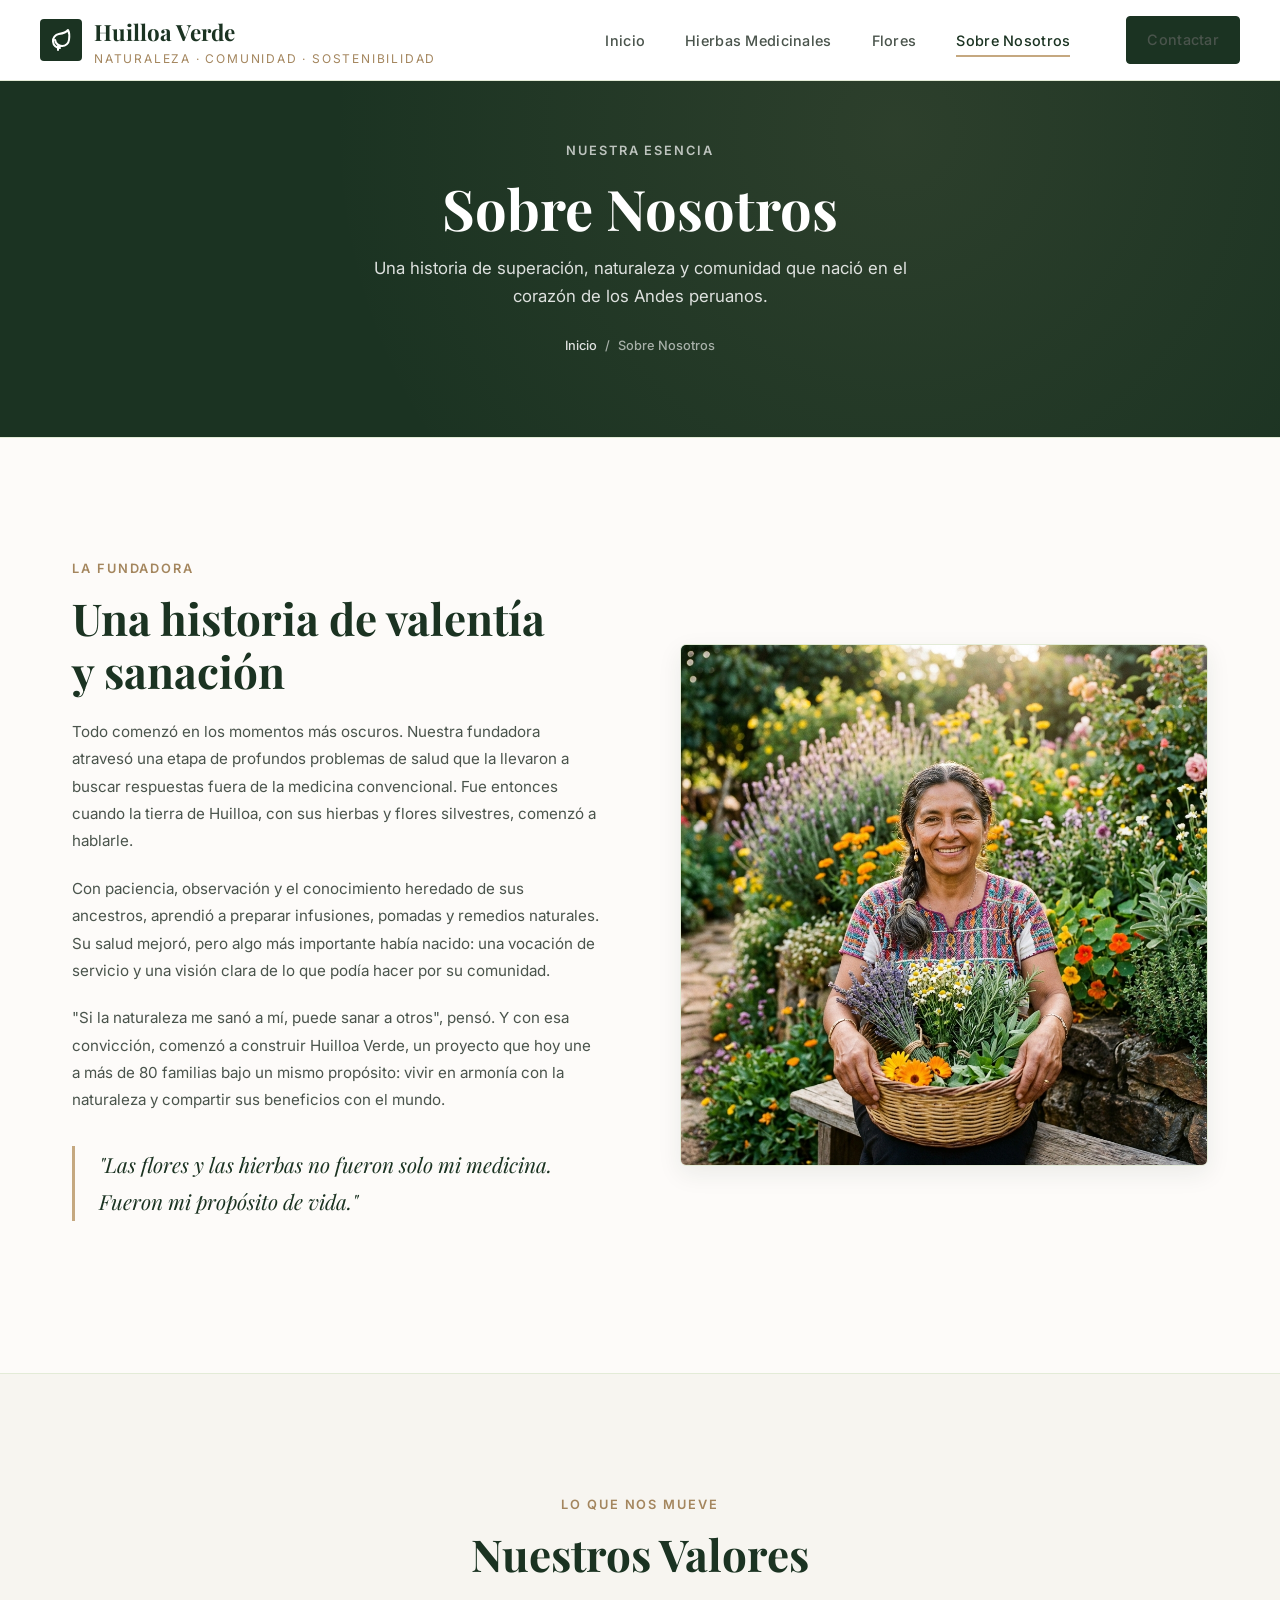
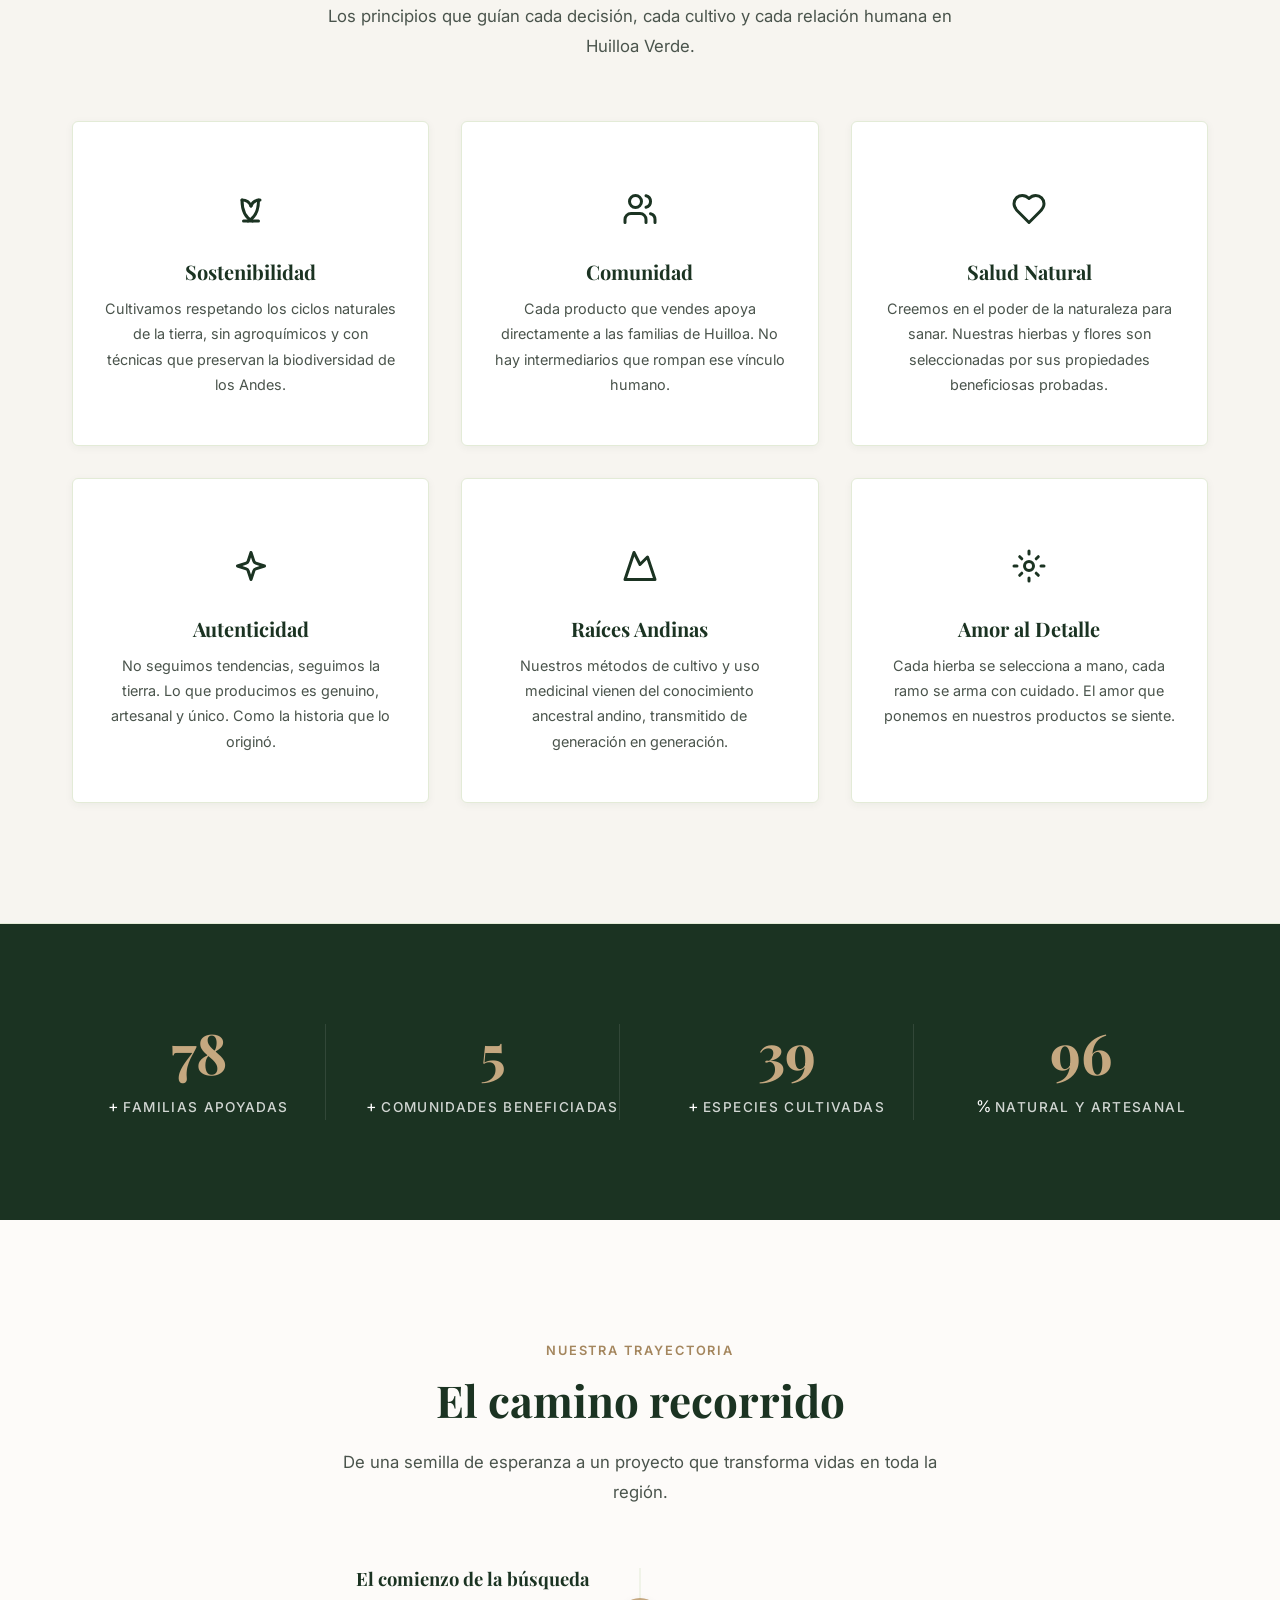
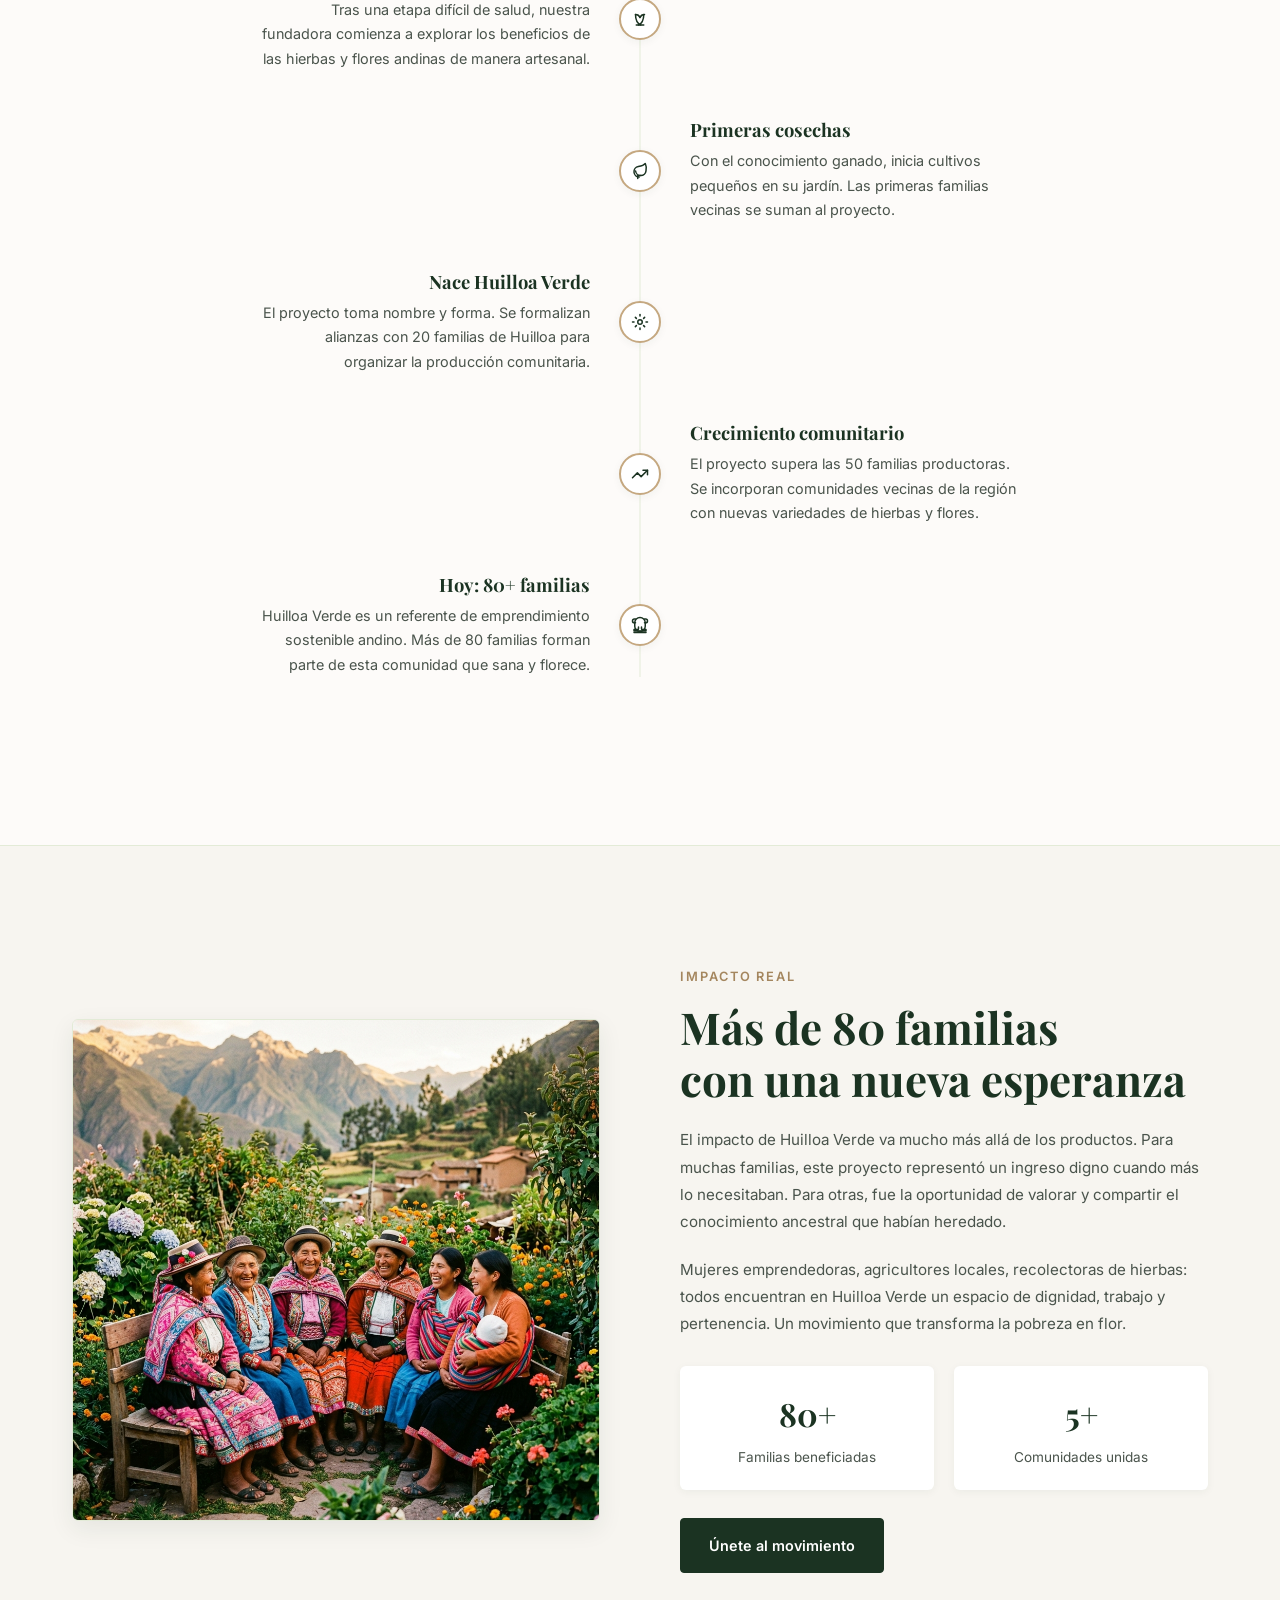
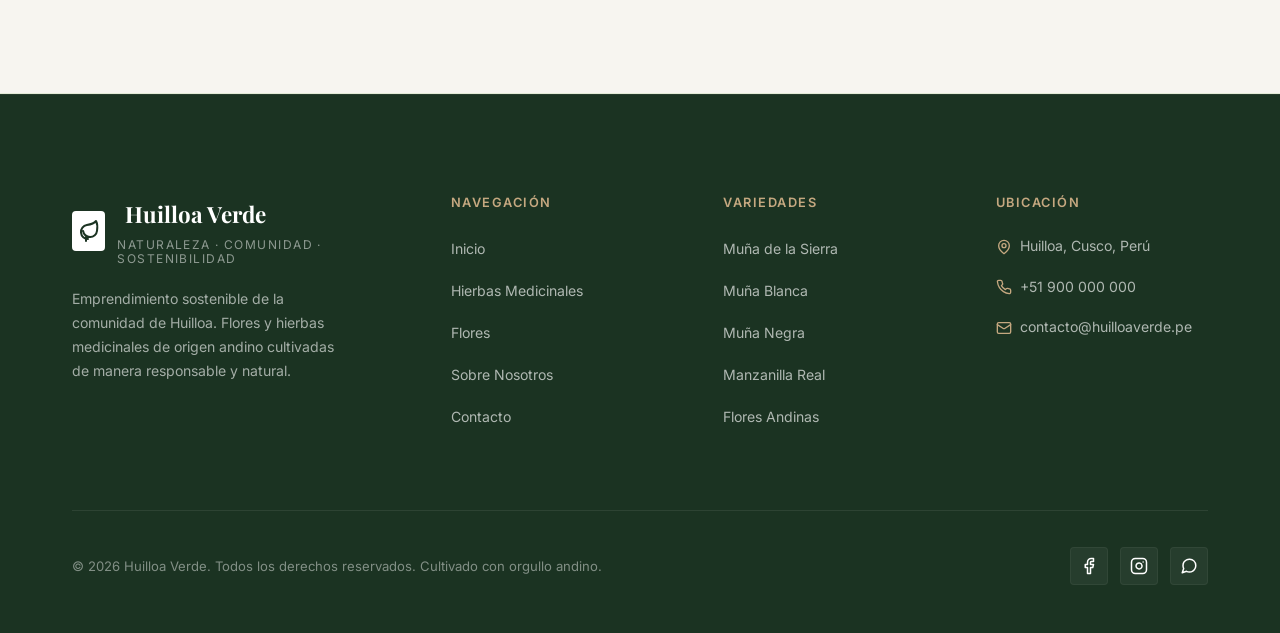
<file: nosotros.html>
<!DOCTYPE html>
<html lang="es">
<head>
  <meta charset="UTF-8">
  <meta name="viewport" content="width=device-width, initial-scale=1.0">
  <meta name="description" content="Conoce la historia de Huilloa Verde, un emprendimiento sostenible que apoya a más de 80 familias de la comunidad de Huilloa, Perú.">
  <title>Sobre Nosotros | Huilloa Verde</title>
  <link rel="stylesheet" href="css/styles.css">
  <link rel="icon" href="data:image/svg+xml,<svg xmlns='http://www.w3.org/2000/svg' viewBox='0 0 24 24' fill='none' stroke='%231b3322' stroke-width='2' stroke-linecap='round' stroke-linejoin='round'><path d='M11 20A7 7 0 0 1 9.8 6.1C15.5 5 17 4.48 19 2c1 2 2 3.5 1 9.8a7 7 0 0 1-13.9.2'></path><path d='M9 22v-4h4'></path></svg>">
</head>
<body>

  <!-- NAVBAR -->
  <nav class="navbar" id="navbar">
    <div class="nav-inner">
      <a href="index.html" class="nav-logo">
        <div class="logo-icon"><svg class="icon-svg" viewBox="0 0 24 24"><path d="M11 20A7 7 0 0 1 9.8 6.1C15.5 5 17 4.48 19 2c1 2 2 3.5 1 9.8a7 7 0 0 1-13.9.2"></path><path d="M9 22v-4h4"></path></svg></div>
        <div>
          <span class="logo-text">Huilloa Verde</span>
          <span class="logo-sub">Naturaleza · Comunidad · Sostenibilidad</span>
        </div>
      </a>
      <ul class="nav-links">
        <li><a href="index.html">Inicio</a></li>
        <li><a href="hierbas.html">Hierbas Medicinales</a></li>
        <li><a href="flores.html">Flores</a></li>
        <li><a href="nosotros.html" class="active">Sobre Nosotros</a></li>
        <li><a href="contacto.html" class="btn btn-primary nav-cta">Contactar</a></li>
      </ul>
      <button class="hamburger" id="hamburger" aria-label="Abrir menú">
        <span></span><span></span><span></span>
      </button>
    </div>
  </nav>
  <div class="mobile-menu" id="mobileMenu">
    <a href="index.html" onclick="closeMobile()">Inicio</a>
    <a href="hierbas.html" onclick="closeMobile()">Hierbas Medicinales</a>
    <a href="flores.html" onclick="closeMobile()">Flores</a>
    <a href="nosotros.html" onclick="closeMobile()">Sobre Nosotros</a>
    <a href="contacto.html" onclick="closeMobile()">Contactar</a>
  </div>

  <!-- PAGE HERO -->
  <section class="page-hero">
    <div class="page-hero-content container">
      <span class="section-label" style="color:rgba(255,255,255,.7);justify-content:center;display:flex;">Nuestra esencia</span>
      <h1>Sobre Nosotros</h1>
      <p>Una historia de superación, naturaleza y comunidad que nació en el corazón de los Andes peruanos.</p>
      <div class="breadcrumb">
        <a href="index.html">Inicio</a>
        <span>/</span>
        <span>Sobre Nosotros</span>
      </div>
    </div>
  </section>

  <!-- FOUNDER STORY -->
  <section class="about-mission">
    <div class="container">
      <div class="about-grid">
        <div class="story-text fade-left">
          <span class="section-label">La fundadora</span>
          <h2 class="section-title">Una historia de valentía<br>y sanación</h2>
          <p>
            Todo comenzó en los momentos más oscuros. Nuestra fundadora atravesó una etapa de profundos problemas de salud que la llevaron a buscar respuestas fuera de la medicina convencional. Fue entonces cuando la tierra de Huilloa, con sus hierbas y flores silvestres, comenzó a hablarle.
          </p>
          <p>
            Con paciencia, observación y el conocimiento heredado de sus ancestros, aprendió a preparar infusiones, pomadas y remedios naturales. Su salud mejoró, pero algo más importante había nacido: una vocación de servicio y una visión clara de lo que podía hacer por su comunidad.
          </p>
          <p>
            "Si la naturaleza me sanó a mí, puede sanar a otros", pensó. Y con esa convicción, comenzó a construir Huilloa Verde, un proyecto que hoy une a más de 80 familias bajo un mismo propósito: vivir en armonía con la naturaleza y compartir sus beneficios con el mundo.
          </p>
          <blockquote>
            "Las flores y las hierbas no fueron solo mi medicina. Fueron mi propósito de vida."
          </blockquote>
        </div>
        <div class="about-image fade-right">
          <img src="img/owner_story_1779221100214.png" alt="Fundadora de Huilloa Verde en su jardín" loading="lazy">
        </div>
      </div>
    </div>
  </section>

  <!-- VALUES -->
  <section class="about-values">
    <div class="container">
      <div class="text-center fade-up">
        <span class="section-label">Lo que nos mueve</span>
        <h2 class="section-title">Nuestros Valores</h2>
        <p class="section-subtitle">Los principios que guían cada decisión, cada cultivo y cada relación humana en Huilloa Verde.</p>
      </div>
      <div class="values-grid">
        <div class="value-card fade-up delay-1">
          <div class="value-icon"><svg class="icon-svg" viewBox="0 0 24 24"><path d="M7 20h10"></path><path d="M10 20c5.5-2.5 7-7.5 7-14"></path><path d="M13 20c-5.5-2.5-7-7.5-7-14"></path><path d="M6 6c3 0 5 1.5 6 4"></path><path d="M18 6c-3 0-5 1.5-6 4"></path></svg></div>
          <h3>Sostenibilidad</h3>
          <p>Cultivamos respetando los ciclos naturales de la tierra, sin agroquímicos y con técnicas que preservan la biodiversidad de los Andes.</p>
        </div>
        <div class="value-card fade-up delay-2">
          <div class="value-icon"><svg class="icon-svg" viewBox="0 0 24 24"><path d="M16 21v-2a4 4 0 0 0-4-4H6a4 4 0 0 0-4 4v2"></path><circle cx="9" cy="7" r="4"></circle><path d="M22 21v-2a4 4 0 0 0-3-3.87"></path><path d="M16 3.13a4 4 0 0 1 0 7.75"></path></svg></div>
          <h3>Comunidad</h3>
          <p>Cada producto que vendes apoya directamente a las familias de Huilloa. No hay intermediarios que rompan ese vínculo humano.</p>
        </div>
        <div class="value-card fade-up delay-3">
          <div class="value-icon"><svg class="icon-svg" viewBox="0 0 24 24"><path d="M19 14c1.49-1.46 3-3.21 3-5.5A5.5 5.5 0 0 0 16.5 3c-1.76 0-3 .5-4.5 2-1.5-1.5-2.74-2-4.5-2A5.5 5.5 0 0 0 2 8.5c0 2.3 1.5 4.05 3 5.5l7 7Z"></path></svg></div>
          <h3>Salud Natural</h3>
          <p>Creemos en el poder de la naturaleza para sanar. Nuestras hierbas y flores son seleccionadas por sus propiedades beneficiosas probadas.</p>
        </div>
        <div class="value-card fade-up delay-1">
          <div class="value-icon"><svg class="icon-svg" viewBox="0 0 24 24"><path d="m12 3-1.912 5.813a2 2 0 0 1-1.275 1.275L3 12l5.813 1.912a2 2 0 0 1 1.275 1.275L12 21l1.912-5.813a2 2 0 0 1 1.275-1.275L21 12l-5.813-1.912a2 2 0 0 1-1.275-1.275Z"></path></svg></div>
          <h3>Autenticidad</h3>
          <p>No seguimos tendencias, seguimos la tierra. Lo que producimos es genuino, artesanal y único. Como la historia que lo originó.</p>
        </div>
        <div class="value-card fade-up delay-2">
          <div class="value-icon"><svg class="icon-svg" viewBox="0 0 24 24"><path d="m8 3 4 8 5-5 5 15H2L8 3z"></path></svg></div>
          <h3>Raíces Andinas</h3>
          <p>Nuestros métodos de cultivo y uso medicinal vienen del conocimiento ancestral andino, transmitido de generación en generación.</p>
        </div>
        <div class="value-card fade-up delay-3">
          <div class="value-icon"><svg class="icon-svg" viewBox="0 0 24 24"><circle cx="12" cy="12" r="3"></circle><path d="M12 2v2"></path><path d="M12 20v2"></path><path d="M20 12h2"></path><path d="M2 12h2"></path><path d="m5.8 5.8 1.4 1.4"></path><path d="m16.8 16.8 1.4 1.4"></path><path d="m18.2 5.8-1.4 1.4"></path><path d="m7.2 16.8-1.4 1.4"></path></svg></div>
          <h3>Amor al Detalle</h3>
          <p>Cada hierba se selecciona a mano, cada ramo se arma con cuidado. El amor que ponemos en nuestros productos se siente.</p>
        </div>
      </div>
    </div>
  </section>

  <!-- STATS -->
  <section class="stats">
    <div class="container">
      <div class="stats-grid">
        <div class="stat-item fade-up">
          <span class="stat-number" data-target="80">0</span>+
          <span class="stat-label">Familias apoyadas</span>
        </div>
        <div class="stat-item fade-up delay-1">
          <span class="stat-number" data-target="5">0</span>+
          <span class="stat-label">Comunidades beneficiadas</span>
        </div>
        <div class="stat-item fade-up delay-2">
          <span class="stat-number" data-target="40">0</span>+
          <span class="stat-label">Especies cultivadas</span>
        </div>
        <div class="stat-item fade-up delay-3">
          <span class="stat-number" data-target="100">0</span>%
          <span class="stat-label">Natural y artesanal</span>
        </div>
      </div>
    </div>
  </section>

  <!-- TIMELINE -->
  <section class="timeline">
    <div class="container">
      <div class="text-center fade-up">
        <span class="section-label">Nuestra trayectoria</span>
        <h2 class="section-title">El camino recorrido</h2>
        <p class="section-subtitle">De una semilla de esperanza a un proyecto que transforma vidas en toda la región.</p>
      </div>
      <div class="timeline-items">
        <div class="timeline-item">
          <div class="timeline-content">
            <h3>El comienzo de la búsqueda</h3>
            <p>Tras una etapa difícil de salud, nuestra fundadora comienza a explorar los beneficios de las hierbas y flores andinas de manera artesanal.</p>
          </div>
          <div class="timeline-dot"><svg class="icon-svg" viewBox="0 0 24 24" style="width:18px;height:18px;"><path d="M7 20h10"></path><path d="M10 20c5.5-2.5 7-7.5 7-14"></path><path d="M13 20c-5.5-2.5-7-7.5-7-14"></path><path d="M6 6c3 0 5 1.5 6 4"></path><path d="M18 6c-3 0-5 1.5-6 4"></path></svg></div>
          <div class="timeline-empty"></div>
        </div>
        <div class="timeline-item">
          <div class="timeline-empty"></div>
          <div class="timeline-dot"><svg class="icon-svg" viewBox="0 0 24 24" style="width:18px;height:18px;"><path d="M11 20A7 7 0 0 1 9.8 6.1C15.5 5 17 4.48 19 2c1 2 2 3.5 1 9.8a7 7 0 0 1-13.9.2"></path><path d="M9 22v-4h4"></path></svg></div>
          <div class="timeline-content">
            <h3>Primeras cosechas</h3>
            <p>Con el conocimiento ganado, inicia cultivos pequeños en su jardín. Las primeras familias vecinas se suman al proyecto.</p>
          </div>
        </div>
        <div class="timeline-item">
          <div class="timeline-content">
            <h3>Nace Huilloa Verde</h3>
            <p>El proyecto toma nombre y forma. Se formalizan alianzas con 20 familias de Huilloa para organizar la producción comunitaria.</p>
          </div>
          <div class="timeline-dot"><svg class="icon-svg" viewBox="0 0 24 24" style="width:18px;height:18px;"><circle cx="12" cy="12" r="3"></circle><path d="M12 2v2"></path><path d="M12 20v2"></path><path d="M20 12h2"></path><path d="M2 12h2"></path><path d="m5.8 5.8 1.4 1.4"></path><path d="m16.8 16.8 1.4 1.4"></path><path d="m18.2 5.8-1.4 1.4"></path><path d="m7.2 16.8-1.4 1.4"></path></svg></div>
          <div class="timeline-empty"></div>
        </div>
        <div class="timeline-item">
          <div class="timeline-empty"></div>
          <div class="timeline-dot"><svg class="icon-svg" viewBox="0 0 24 24" style="width:18px;height:18px;"><polyline points="22 7 13.5 15.5 8.5 10.5 2 17"></polyline><polyline points="16 7 22 7 22 13"></polyline></svg></div>
          <div class="timeline-content">
            <h3>Crecimiento comunitario</h3>
            <p>El proyecto supera las 50 familias productoras. Se incorporan comunidades vecinas de la región con nuevas variedades de hierbas y flores.</p>
          </div>
        </div>
        <div class="timeline-item">
          <div class="timeline-content">
            <h3>Hoy: 80+ familias</h3>
            <p>Huilloa Verde es un referente de emprendimiento sostenible andino. Más de 80 familias forman parte de esta comunidad que sana y florece.</p>
          </div>
          <div class="timeline-dot"><svg class="icon-svg" viewBox="0 0 24 24" style="width:18px;height:18px;"><path d="M6 9H4.5a2.5 2.5 0 0 1 0-5H6"></path><path d="M18 9h1.5a2.5 2.5 0 0 0 0-5H18"></path><path d="M4 22h16"></path><path d="M10 14.66V17c0 .55-.45 1-1 1H4v2h16v-2h-5c-.55 0-1-.45-1-1v-2.34"></path><path d="M12 2a7 7 0 0 0-7 7v4.66a7 7 0 0 0 14 0V9a7 7 0 0 0-7-7z"></path></svg></div>
          <div class="timeline-empty"></div>
        </div>
      </div>
    </div>
  </section>

  <!-- COMMUNITY SECTION -->
  <section class="story" style="background:var(--beige);">
    <div class="container">
      <div class="story-grid">
        <div class="story-image fade-left">
          <img src="img/community_women_1779220977228.png" alt="Comunidad de mujeres de Huilloa" loading="lazy">
        </div>
        <div class="story-text fade-right">
          <span class="section-label">Impacto real</span>
          <h2 class="section-title">Más de 80 familias<br>con una nueva esperanza</h2>
          <p>El impacto de Huilloa Verde va mucho más allá de los productos. Para muchas familias, este proyecto representó un ingreso digno cuando más lo necesitaban. Para otras, fue la oportunidad de valorar y compartir el conocimiento ancestral que habían heredado.</p>
          <p>Mujeres emprendedoras, agricultores locales, recolectoras de hierbas: todos encuentran en Huilloa Verde un espacio de dignidad, trabajo y pertenencia. Un movimiento que transforma la pobreza en flor.</p>
          <div style="display:grid;grid-template-columns:1fr 1fr;gap:20px;margin:28px 0;">
            <div style="background:var(--white);border-radius:var(--radius-sm);padding:20px;box-shadow:var(--shadow-sm);text-align:center;">
              <span style="font-family:'Playfair Display',serif;font-size:2rem;color:var(--green-dark);font-weight:700;display:block;">80+</span>
              <span style="font-size:.85rem;color:var(--text-mid);">Familias beneficiadas</span>
            </div>
            <div style="background:var(--white);border-radius:var(--radius-sm);padding:20px;box-shadow:var(--shadow-sm);text-align:center;">
              <span style="font-family:'Playfair Display',serif;font-size:2rem;color:var(--green-dark);font-weight:700;display:block;">5+</span>
              <span style="font-size:.85rem;color:var(--text-mid);">Comunidades unidas</span>
            </div>
          </div>
          <a href="contacto.html" class="btn btn-primary">Únete al movimiento</a>
        </div>
      </div>
    </div>
  </section>

  <!-- ===== FOOTER ===== -->
  <footer>
    <div class="container">
      <div class="footer-grid">
        <div class="footer-brand">
          <div class="nav-logo">
            <div class="logo-icon"><svg class="icon-svg" viewBox="0 0 24 24"><path d="M11 20A7 7 0 0 1 9.8 6.1C15.5 5 17 4.48 19 2c1 2 2 3.5 1 9.8a7 7 0 0 1-13.9.2"></path><path d="M9 22v-4h4"></path></svg></div>
            <div>
              <span class="logo-text">Huilloa Verde</span>
              <span class="logo-sub">Naturaleza · Comunidad · Sostenibilidad</span>
            </div>
          </div>
          <p>Emprendimiento sostenible de la comunidad de Huilloa. Flores y hierbas medicinales de origen andino cultivadas de manera responsable y natural.</p>
        </div>
        <div class="footer-col">
          <h4>Navegación</h4>
          <ul>
            <li><a href="index.html">Inicio</a></li>
            <li><a href="hierbas.html">Hierbas Medicinales</a></li>
            <li><a href="flores.html">Flores</a></li>
            <li><a href="nosotros.html">Sobre Nosotros</a></li>
            <li><a href="contacto.html">Contacto</a></li>
          </ul>
        </div>
        <div class="footer-col">
          <h4>Variedades</h4>
          <ul>
            <li><a href="hierbas.html">Muña de la Sierra</a></li>
            <li><a href="hierbas.html">Muña Blanca</a></li>
            <li><a href="hierbas.html">Muña Negra</a></li>
            <li><a href="hierbas.html">Manzanilla Real</a></li>
            <li><a href="flores.html">Flores Andinas</a></li>
          </ul>
        </div>
        <div class="footer-col">
          <h4>Ubicación</h4>
          <ul style="gap: 16px;">
            <li style="display: flex; align-items: center; gap: 8px;"><svg class="icon-svg" viewBox="0 0 24 24" style="width:16px;height:16px;color:var(--gold);"><path d="M20 10c0 6-8 12-8 12s-8-6-8-12a8 8 0 0 1 16 0Z"></path><circle cx="12" cy="10" r="3"></circle></svg> <a href="#">Huilloa, Cusco, Perú</a></li>
            <li style="display: flex; align-items: center; gap: 8px;"><svg class="icon-svg" viewBox="0 0 24 24" style="width:16px;height:16px;color:var(--gold);"><path d="M22 16.92v3a2 2 0 0 1-2.18 2 19.79 19.79 0 0 1-8.63-3.07 19.5 19.5 0 0 1-6-6 19.79 19.79 0 0 1-3.07-8.67A2 2 0 0 1 4.11 2h3a2 2 0 0 1 2 1.72 12.84 12.84 0 0 0 .7 2.81 2 2 0 0 1-.45 2.11L8.09 9.91a16 16 0 0 0 6 6l1.27-1.27a2 2 0 0 1 2.11-.45 12.84 12.84 0 0 0 2.81.7A2 2 0 0 1 22 16.92z"></path></svg> <a href="tel:+51900000000">+51 900 000 000</a></li>
            <li style="display: flex; align-items: center; gap: 8px;"><svg class="icon-svg" viewBox="0 0 24 24" style="width:16px;height:16px;color:var(--gold);"><rect width="20" height="16" x="2" y="4" rx="2"></rect><path d="m22 7-8.97 5.7a1.94 1.94 0 0 1-2.06 0L2 7"></path></svg> <a href="mailto:contacto@huilloaverde.pe">contacto@huilloaverde.pe</a></li>
          </ul>
        </div>
      </div>
      <div class="footer-bottom">
        <p>© 2026 Huilloa Verde. Todos los derechos reservados. Cultivado con orgullo andino.</p>
        <div class="footer-social">
          <a href="#" class="social-btn" aria-label="Facebook">
            <svg class="icon-svg" viewBox="0 0 24 24"><path d="M18 2h-3a5 5 0 0 0-5 5v3H7v4h3v8h4v-8h3l1-4h-4V7a1 1 0 0 1 1-1h3z"></path></svg>
          </a>
          <a href="#" class="social-btn" aria-label="Instagram">
            <svg class="icon-svg" viewBox="0 0 24 24"><rect width="20" height="20" x="2" y="2" rx="5" ry="5"></rect><path d="M16 11.37A4 4 0 1 1 12.63 8 4 4 0 0 1 16 11.37z"></path><line x1="17.5" x2="17.51" y1="6.5" y2="6.5"></line></svg>
          </a>
          <a href="#" class="social-btn" aria-label="WhatsApp">
            <svg class="icon-svg" viewBox="0 0 24 24"><path d="M21 11.5a8.38 8.38 0 0 1-.9 3.8 8.5 8.5 0 0 1-7.6 4.7 8.38 8.38 0 0 1-3.8-.9L3 21l1.9-5.7a8.38 8.38 0 0 1-.9-3.8 8.5 8.5 0 0 1 4.7-7.6 8.38 8.38 0 0 1 3.8-.9h.5a8.48 8.48 0 0 1 8 8v.5z"></path></svg>
          </a>
        </div>
      </div>
    </div>
  </footer>

  <script src="js/main.js"></script>
</body>
</html>
</file>
<file: css/styles.css>
/* =============================
   HUILLOA VERDE - GLOBAL STYLES
   ============================= */

@import url('https://fonts.googleapis.com/css2?family=Playfair+Display:ital,wght@0,400;0,600;0,700;1,400&family=Inter:wght@300;400;500;600;700&family=Dancing+Script:wght@600&display=swap');

/* ---------- VARIABLES ---------- */
:root {
  --green-dark:    #1b3322; /* Verde Bosque Andino Profundo */
  --green-mid:     #2c5234; /* Verde Orgánico */
  --green-light:   #497c55; /* Verde Suave */
  --green-pale:    #eaf2eb; /* Fondo de Acentos */
  --gold:          #c5a880; /* Dorado Premium */
  --gold-dark:     #a4865e;
  --beige:         #f7f5f0; /* Fondo Natural */
  --cream:         #fdfbf9; /* Fondo Principal */
  --white:         #ffffff;
  --text-dark:     #1a1f1b; /* Texto Principal */
  --text-mid:      #4a544c; /* Texto Secundario */
  --text-light:    #7b877e;
  --border-light:  #e3ebd7; /* Bordes finos y sutiles */
  --shadow-sm:     0 2px 8px rgba(27,51,34,.05);
  --shadow-md:     0 8px 24px rgba(27,51,34,.08);
  --shadow-lg:     0 16px 40px rgba(27,51,34,.12);
  --radius-sm:     6px;
  --radius-md:     12px;
  --radius-lg:     24px;
  --transition:    all .3s cubic-bezier(.25,.8,.25,1);
}

/* ---------- RESET ---------- */
*, *::before, *::after { box-sizing: border-box; margin: 0; padding: 0; }
html { scroll-behavior: smooth; }
body {
  font-family: 'Inter', sans-serif;
  color: var(--text-dark);
  background: var(--cream);
  line-height: 1.75;
  overflow-x: hidden;
  -webkit-font-smoothing: antialiased;
}
img { max-width: 100%; height: auto; display: block; }
a { text-decoration: none; color: inherit; }
ul { list-style: none; }

/* ---------- TYPOGRAPHY ---------- */
h1, h2, h3, h4 {
  font-family: 'Playfair Display', serif;
  font-weight: 700;
  line-height: 1.2;
  color: var(--green-dark);
}
.script { font-family: 'Dancing Script', cursive; }

/* ---------- UTILITY ---------- */
.container {
  max-width: 1200px;
  margin: 0 auto;
  padding: 0 32px;
}
.section-label {
  font-family: 'Inter', sans-serif;
  font-weight: 600;
  font-size: .8rem;
  letter-spacing: .15em;
  text-transform: uppercase;
  color: var(--gold-dark);
  display: block;
  margin-bottom: 12px;
}
.section-title {
  font-size: clamp(2rem, 3.8vw, 2.75rem);
  color: var(--green-dark);
  margin-bottom: 20px;
  font-weight: 700;
}
.section-subtitle {
  font-size: 1.05rem;
  color: var(--text-mid);
  max-width: 650px;
  line-height: 1.8;
}
.text-center { text-align: center; }
.text-center .section-subtitle { margin: 0 auto; }

/* ---- BUTTONS ---- */
.btn {
  display: inline-flex;
  align-items: center;
  gap: 10px;
  padding: 14px 28px;
  border-radius: 4px; /* Botones más rectangulares y profesionales estilo jw.org y marcas premium */
  font-family: 'Inter', sans-serif;
  font-weight: 600;
  font-size: .9rem;
  cursor: pointer;
  border: none;
  transition: var(--transition);
}
.btn-primary {
  background: var(--green-dark);
  color: var(--white);
  border: 1px solid var(--green-dark);
}
.btn-primary:hover {
  background: var(--green-mid);
  border-color: var(--green-mid);
  transform: translateY(-1px);
  box-shadow: var(--shadow-md);
}
.btn-outline {
  background: transparent;
  color: var(--green-dark);
  border: 1.5px solid var(--green-dark);
}
.btn-outline:hover {
  background: var(--green-dark);
  color: var(--white);
  transform: translateY(-1px);
}
.btn-earth {
  background: var(--gold);
  color: var(--white);
  border: 1px solid var(--gold);
}
.btn-earth:hover {
  background: var(--gold-dark);
  border-color: var(--gold-dark);
  transform: translateY(-1px);
  box-shadow: var(--shadow-md);
}

/* ---- NAVBAR ---- */
.navbar {
  position: fixed;
  top: 0; left: 0; right: 0;
  z-index: 1000;
  padding: 0 32px;
  background: var(--white);
  border-bottom: 1px solid var(--border-light);
  transition: var(--transition);
}
.navbar.scrolled {
  background: rgba(255,255,255,.98);
  backdrop-filter: blur(12px);
  box-shadow: var(--shadow-sm);
}
.nav-inner {
  max-width: 1200px;
  margin: 0 auto;
  display: flex;
  align-items: center;
  justify-content: space-between;
  height: 80px;
}
.nav-logo {
  display: flex;
  align-items: center;
  gap: 12px;
}
.nav-logo .logo-icon {
  width: 42px;
  height: 42px;
  background: var(--green-dark);
  border-radius: 4px; /* Logotipo institucional cuadrado estilizado */
  display: flex;
  align-items: center;
  justify-content: center;
  font-size: 1.25rem;
  color: var(--white);
}
.nav-logo .logo-text {
  font-family: 'Playfair Display', serif;
  font-size: 1.4rem;
  color: var(--green-dark);
  font-weight: 700;
}
.nav-logo .logo-sub {
  font-family: 'Inter', sans-serif;
  font-size: .75rem;
  color: var(--gold-dark);
  letter-spacing: .15em;
  text-transform: uppercase;
  display: block;
  line-height: 1.2;
}
.nav-links {
  display: flex;
  gap: 40px;
  align-items: center;
}
.nav-links a {
  font-weight: 500;
  font-size: .9rem;
  letter-spacing: .02em;
  color: var(--text-mid);
  position: relative;
  transition: var(--transition);
  padding: 8px 0;
}
.nav-links a::after {
  content: '';
  position: absolute;
  bottom: 0; left: 0;
  width: 0; height: 2px;
  background: var(--gold);
  transition: width .25s ease;
}
.nav-links a:hover, .nav-links a.active { color: var(--green-dark); }
.nav-links a:hover::after, .nav-links a.active::after { width: 100%; }
.nav-cta {
  margin-left: 16px;
  padding: 10px 20px !important;
  border-radius: 4px !important;
}

/* Hamburger */
.hamburger {
  display: none;
  flex-direction: column;
  gap: 6px;
  cursor: pointer;
  padding: 8px;
  background: none;
  border: none;
}
.hamburger span {
  width: 24px; height: 2px;
  background: var(--green-dark);
  border-radius: 1px;
  transition: var(--transition);
  display: block;
}
.hamburger.open span:nth-child(1) { transform: rotate(45deg) translate(5px, 5px); }
.hamburger.open span:nth-child(2) { opacity: 0; }
.hamburger.open span:nth-child(3) { transform: rotate(-45deg) translate(6px, -6px); }

/* Mobile menu */
.mobile-menu {
  display: none;
  position: fixed;
  top: 80px; left: 0; right: 0; bottom: 0;
  z-index: 999;
  background: var(--white);
  border-top: 1px solid var(--border-light);
  flex-direction: column;
  align-items: center;
  justify-content: flex-start;
  padding-top: 60px;
  gap: 32px;
}
.mobile-menu.open { display: flex; }
.mobile-menu a {
  font-family: 'Playfair Display', serif;
  font-size: 1.8rem;
  color: var(--green-dark);
  font-weight: 700;
  transition: var(--transition);
}
.mobile-menu a:hover { color: var(--gold); }

/* ---- HERO ---- */
.hero {
  min-height: 90vh;
  position: relative;
  display: flex;
  align-items: center;
  overflow: hidden;
  padding-top: 80px;
}
.hero-bg {
  position: absolute;
  inset: 0;
  background-image: url('../img/hero_flowers_1779220519580.png');
  background-size: cover;
  background-position: center;
  z-index: 0;
}
.hero-overlay {
  position: absolute;
  inset: 0;
  background: linear-gradient(
    90deg,
    rgba(27,51,34,.9) 0%,
    rgba(27,51,34,.7) 50%,
    rgba(27,51,34,.4) 100%
  );
  z-index: 1;
}
.hero-content {
  position: relative;
  z-index: 2;
  max-width: 680px;
  padding: 80px 24px;
  margin: 0 auto 0 calc((100vw - 1200px) / 2 + 32px);
}
.hero-badge {
  display: inline-flex;
  align-items: center;
  gap: 8px;
  background: rgba(255,255,255,.1);
  backdrop-filter: blur(8px);
  border: 1px solid rgba(255,255,255,.2);
  border-radius: 4px; /* Bordes rectos estilizados */
  padding: 8px 16px;
  font-size: .75rem;
  font-weight: 600;
  letter-spacing: .15em;
  text-transform: uppercase;
  color: var(--white);
  margin-bottom: 24px;
}
.hero-title {
  font-size: clamp(2.5rem, 5.5vw, 4rem);
  color: var(--white);
  margin-bottom: 24px;
  font-weight: 700;
  line-height: 1.15;
}
.hero-title em { font-style: italic; color: var(--gold); }
.hero-desc {
  font-size: 1.1rem;
  color: rgba(255,255,255,.9);
  margin-bottom: 36px;
  max-width: 520px;
  line-height: 1.8;
}
.hero-actions { display: flex; gap: 16px; flex-wrap: wrap; }
.hero-scroll {
  position: absolute;
  bottom: 32px; left: 50%;
  transform: translateX(-50%);
  z-index: 2;
  display: flex;
  flex-direction: column;
  align-items: center;
  gap: 8px;
  color: rgba(255,255,255,.6);
  font-size: .75rem;
  letter-spacing: .15em;
  text-transform: uppercase;
  animation: bounce 2s infinite;
}
.hero-scroll::after {
  content: '';
  width: 1px;
  height: 40px;
  background: linear-gradient(to bottom, rgba(255,255,255,.6), transparent);
}
@keyframes bounce {
  0%, 100% { transform: translateX(-50%) translateY(0); }
  50% { transform: translateX(-50%) translateY(6px); }
}

/* ---- FEATURE CARDS (Home) ---- */
.features {
  padding: 120px 0;
  background: var(--cream);
}
.features-grid {
  display: grid;
  grid-template-columns: repeat(3, 1fr);
  gap: 32px;
  margin-top: 60px;
}
.feature-card {
  background: var(--white);
  border-radius: var(--radius-sm);
  padding: 48px 36px;
  border: 1px solid var(--border-light);
  box-shadow: var(--shadow-sm);
  transition: var(--transition);
  position: relative;
  overflow: hidden;
  cursor: pointer;
}
.feature-card::before {
  content: '';
  position: absolute;
  top: 0; left: 0; right: 0;
  height: 4px;
  background: var(--gold);
  opacity: 0;
  transition: var(--transition);
}
.feature-card:hover {
  transform: translateY(-4px);
  box-shadow: var(--shadow-md);
  border-color: var(--gold);
}
.feature-card:hover::before { opacity: 1; }
.feature-icon {
  width: 56px; height: 56px;
  background: var(--green-pale);
  border-radius: 4px;
  display: flex;
  align-items: center;
  justify-content: center;
  font-size: 1.5rem;
  color: var(--green-dark);
  margin-bottom: 28px;
}
.feature-card h3 {
  font-size: 1.35rem;
  color: var(--green-dark);
  margin-bottom: 14px;
  font-weight: 700;
}
.feature-card p {
  color: var(--text-mid);
  font-size: .92rem;
  line-height: 1.75;
}
.feature-link {
  display: inline-flex;
  align-items: center;
  gap: 8px;
  margin-top: 24px;
  font-weight: 600;
  font-size: .88rem;
  color: var(--green-mid);
  transition: var(--transition);
}
.feature-link:hover {
  color: var(--green-dark);
  transform: translateX(4px);
}

/* ---- STORY SECTION ---- */
.story {
  padding: 120px 0;
  background: var(--beige);
  border-top: 1px solid var(--border-light);
  border-bottom: 1px solid var(--border-light);
}
.story-grid {
  display: grid;
  grid-template-columns: 1fr 1fr;
  gap: 80px;
  align-items: center;
}
.story-image {
  position: relative;
  border-radius: var(--radius-sm);
  overflow: hidden;
  box-shadow: var(--shadow-md);
  border: 1px solid var(--border-light);
}
.story-image img {
  width: 100%;
  height: 500px;
  object-fit: cover;
  transition: transform .6s ease;
}
.story-image:hover img { transform: scale(1.03); }
.story-badge {
  position: absolute;
  bottom: 24px; right: 24px;
  background: var(--white);
  border-radius: 4px;
  padding: 16px 24px;
  box-shadow: var(--shadow-md);
  border-left: 4px solid var(--gold);
}
.story-badge .number {
  font-family: 'Playfair Display', serif;
  font-size: 2.2rem;
  color: var(--green-dark);
  font-weight: 700;
  display: block;
  line-height: 1;
}
.story-badge .label {
  font-family: 'Inter', sans-serif;
  font-size: .75rem;
  color: var(--text-mid);
  letter-spacing: .05em;
  font-weight: 500;
}
.story-text blockquote {
  font-family: 'Playfair Display', serif;
  font-style: italic;
  font-size: 1.3rem;
  color: var(--green-dark);
  border-left: 3px solid var(--gold);
  padding-left: 24px;
  margin: 32px 0;
  line-height: 1.8;
}
.story-text p { color: var(--text-mid); line-height: 1.8; margin-bottom: 20px; font-size: .95rem; }

/* ---- STATS ---- */
.stats {
  padding: 100px 0;
  background: var(--green-dark);
  color: var(--white);
  position: relative;
  overflow: hidden;
}
.stats-grid {
  display: grid;
  grid-template-columns: repeat(4, 1fr);
  gap: 40px;
  text-align: center;
  position: relative;
  z-index: 1;
}
.stat-item {
  border-right: 1px solid rgba(255,255,255,.1);
}
.stat-item:last-child {
  border-right: none;
}
.stat-number {
  font-family: 'Playfair Display', serif;
  font-size: 3.5rem;
  color: var(--gold);
  font-weight: 700;
  display: block;
  line-height: 1;
  margin-bottom: 12px;
}
.stat-label {
  color: rgba(255,255,255,.8);
  font-size: .85rem;
  letter-spacing: .1em;
  text-transform: uppercase;
  font-weight: 500;
}

/* ---- PRODUCTS PREVIEW ---- */
.products-preview {
  padding: 120px 0;
  background: var(--cream);
}
.products-grid {
  display: grid;
  grid-template-columns: repeat(3, 1fr);
  gap: 32px;
  margin-top: 60px;
}
.product-card {
  border-radius: var(--radius-sm);
  overflow: hidden;
  border: 1px solid var(--border-light);
  background: var(--white);
  box-shadow: var(--shadow-sm);
  transition: var(--transition);
}
.product-card:hover {
  transform: translateY(-4px);
  box-shadow: var(--shadow-md);
  border-color: var(--gold);
}
.product-img {
  height: 250px;
  overflow: hidden;
  position: relative;
}
.product-img img { width: 100%; height: 100%; object-fit: cover; transition: transform .5s ease; }
.product-card:hover .product-img img { transform: scale(1.04); }
.product-tag {
  position: absolute;
  top: 16px; left: 16px;
  background: var(--green-dark);
  color: var(--white);
  border-radius: 2px;
  padding: 6px 14px;
  font-size: .7rem;
  font-weight: 600;
  letter-spacing: .1em;
  text-transform: uppercase;
}
.product-info { padding: 32px; }
.product-info h3 { font-size: 1.3rem; color: var(--green-dark); margin-bottom: 12px; font-weight: 700; }
.product-info p { color: var(--text-mid); font-size: .92rem; line-height: 1.75; }

/* ---- PAGE HERO (inner pages) ---- */
.page-hero {
  padding: 140px 0 80px;
  background: var(--green-dark);
  text-align: center;
  position: relative;
  overflow: hidden;
  border-bottom: 1px solid var(--border-light);
}
.page-hero::before {
  content: '';
  position: absolute;
  inset: 0;
  background: radial-gradient(circle at 70% 30%, rgba(197, 168, 128, 0.15) 0%, transparent 60%);
  opacity: .7;
}
.page-hero-content { position: relative; z-index: 1; }
.page-hero h1 {
  font-size: clamp(2.2rem, 4.5vw, 3.5rem);
  color: var(--white);
  margin-bottom: 12px;
  font-weight: 700;
}
.page-hero p { color: rgba(255,255,255,.85); font-size: 1.05rem; max-width: 580px; margin: 0 auto; line-height: 1.7; }
.breadcrumb {
  display: flex;
  justify-content: center;
  gap: 8px;
  margin-top: 24px;
  font-size: .8rem;
  font-family: 'Inter', sans-serif;
  color: rgba(255,255,255,.6);
  font-weight: 500;
}
.breadcrumb a { color: rgba(255,255,255,.85); transition: var(--transition); }
.breadcrumb a:hover { color: var(--gold); }

/* ---- HERB CATALOG ---- */
.catalog { padding: 120px 0; background: var(--cream); }
.herb-grid {
  display: grid;
  grid-template-columns: repeat(2, 1fr);
  gap: 32px;
  margin-top: 60px;
}
.herb-card {
  background: var(--white);
  border-radius: var(--radius-sm);
  display: grid;
  grid-template-columns: 220px 1fr;
  overflow: hidden;
  border: 1px solid var(--border-light);
  box-shadow: var(--shadow-sm);
  transition: var(--transition);
}
.herb-card:hover { transform: translateY(-4px); box-shadow: var(--shadow-md); border-color: var(--gold); }
.herb-card-img {
  height: 100%;
  min-height: 240px;
  overflow: hidden;
  border-right: 1px solid var(--border-light);
}
.herb-card-img img { width: 100%; height: 100%; object-fit: cover; transition: transform .5s ease; }
.herb-card:hover .herb-card-img img { transform: scale(1.04); }
.herb-card-body { padding: 32px; display: flex; flex-direction: column; justify-content: space-between; }
.herb-name {
  font-size: 1.3rem;
  color: var(--green-dark);
  margin-bottom: 4px;
  font-weight: 700;
}
.herb-scientific {
  font-style: italic;
  color: var(--text-light);
  font-size: .82rem;
  margin-bottom: 16px;
  display: block;
}
.herb-card-body p { color: var(--text-mid); font-size: .9rem; line-height: 1.75; margin-bottom: 20px; }
.herb-benefits { display: flex; flex-wrap: wrap; gap: 8px; }
.herb-tag {
  background: var(--green-pale);
  color: var(--green-dark);
  border-radius: 2px;
  padding: 4px 10px;
  font-size: .72rem;
  font-weight: 600;
  letter-spacing: .02em;
  text-transform: uppercase;
}

/* ---- FLOWERS GALLERY ---- */
.flowers-section { padding: 120px 0; background: var(--beige); border-top: 1px solid var(--border-light); }
.flowers-intro { max-width: 680px; margin: 0 auto 60px; text-align: center; }
.gallery-grid {
  display: grid;
  grid-template-columns: repeat(3, 1fr);
  grid-template-rows: auto;
  gap: 24px;
}
.gallery-item {
  border-radius: var(--radius-sm);
  overflow: hidden;
  position: relative;
  cursor: pointer;
  border: 1px solid var(--border-light);
  box-shadow: var(--shadow-sm);
}
.gallery-item.tall { grid-row: span 2; }
.gallery-item img { width: 100%; height: 100%; object-fit: cover; transition: transform .5s ease; }
.gallery-item:hover img { transform: scale(1.03); }
.gallery-overlay {
  position: absolute;
  inset: 0;
  background: linear-gradient(to top, rgba(27,51,34,.9) 0%, transparent 70%);
  opacity: 0;
  transition: var(--transition);
  display: flex;
  align-items: flex-end;
  padding: 28px;
}
.gallery-item:hover .gallery-overlay { opacity: 1; }
.gallery-overlay h3 { color: var(--white); font-size: 1.25rem; font-weight: 700; margin-bottom: 4px; }
.gallery-overlay p { color: var(--gold); font-size: .8rem; font-weight: 500; }

.flower-cards { display: grid; grid-template-columns: repeat(3, 1fr); gap: 32px; margin-top: 60px; }
.flower-card {
  background: var(--white);
  border-radius: var(--radius-sm);
  overflow: hidden;
  border: 1px solid var(--border-light);
  box-shadow: var(--shadow-sm);
  transition: var(--transition);
}
.flower-card:hover { transform: translateY(-4px); box-shadow: var(--shadow-md); border-color: var(--gold); }
.flower-card-img { height: 260px; overflow: hidden; border-bottom: 1px solid var(--border-light); }
.flower-card-img img { width: 100%; height: 100%; object-fit: cover; transition: transform .5s ease; }
.flower-card:hover .flower-card-img img { transform: scale(1.04); }
.flower-card-body { padding: 32px; }
.flower-card-body h3 { font-size: 1.25rem; color: var(--green-dark); margin-bottom: 8px; font-weight: 700; }
.flower-card-body p { color: var(--text-mid); font-size: .9rem; line-height: 1.7; margin-bottom: 20px; }
.flower-season {
  display: flex;
  align-items: center;
  gap: 8px;
  font-size: .8rem;
  color: var(--gold-dark);
  font-weight: 600;
  text-transform: uppercase;
  letter-spacing: .05em;
}

/* ---- ABOUT PAGE ---- */
.about-mission {
  padding: 120px 0;
  background: var(--cream);
}
.about-grid {
  display: grid;
  grid-template-columns: 1fr 1fr;
  gap: 80px;
  align-items: center;
}
.about-image {
  border-radius: var(--radius-sm);
  overflow: hidden;
  box-shadow: var(--shadow-md);
  border: 1px solid var(--border-light);
}
.about-image img { width: 100%; height: 520px; object-fit: cover; }
.about-values { padding: 120px 0; background: var(--beige); border-top: 1px solid var(--border-light); border-bottom: 1px solid var(--border-light); }
.values-grid {
  display: grid;
  grid-template-columns: repeat(3, 1fr);
  gap: 32px;
  margin-top: 60px;
}
.value-card {
  background: var(--white);
  border-radius: var(--radius-sm);
  padding: 48px 32px;
  border: 1px solid var(--border-light);
  box-shadow: var(--shadow-sm);
  text-align: center;
  transition: var(--transition);
}
.value-card:hover { transform: translateY(-4px); box-shadow: var(--shadow-md); border-color: var(--gold); }
.value-icon { font-size: 2.5rem; margin-bottom: 20px; }
.value-card h3 { font-size: 1.25rem; color: var(--green-dark); margin-bottom: 12px; font-weight: 700; }
.value-card p { color: var(--text-mid); font-size: .9rem; line-height: 1.75; }

.timeline { padding: 120px 0; background: var(--cream); }
.timeline-items { position: relative; max-width: 760px; margin: 60px auto 0; }
.timeline-items::before {
  content: '';
  position: absolute;
  left: 50%;
  top: 0; bottom: 0;
  width: 1px;
  background: var(--border-light);
  transform: translateX(-50%);
}
.timeline-item {
  display: grid;
  grid-template-columns: 1fr 60px 1fr;
  gap: 20px;
  margin-bottom: 48px;
  align-items: center;
}
.timeline-item:nth-child(odd) .timeline-content { grid-column: 1; text-align: right; }
.timeline-item:nth-child(odd) .timeline-dot { grid-column: 2; }
.timeline-item:nth-child(odd) .timeline-empty { grid-column: 3; }
.timeline-item:nth-child(even) .timeline-empty { grid-column: 1; }
.timeline-item:nth-child(even) .timeline-dot { grid-column: 2; }
.timeline-item:nth-child(even) .timeline-content { grid-column: 3; text-align: left; }
.timeline-dot {
  width: 42px; height: 42px;
  background: var(--white);
  border: 2px solid var(--gold);
  border-radius: 50%;
  display: flex;
  align-items: center;
  justify-content: center;
  font-size: 1.1rem;
  box-shadow: var(--shadow-sm);
  margin: 0 auto;
  color: var(--green-dark);
  position: relative;
  z-index: 1;
}
.timeline-content h3 { font-size: 1.15rem; color: var(--green-dark); margin-bottom: 8px; font-weight: 700; }
.timeline-content p { color: var(--text-mid); font-size: .9rem; line-height: 1.7; }

/* ---- CONTACT ---- */
.contact-section { padding: 120px 0; background: var(--beige); border-bottom: 1px solid var(--border-light); }
.contact-grid {
  display: grid;
  grid-template-columns: 1fr 1.3fr;
  gap: 80px;
  align-items: start;
}
.contact-info h2 { margin-bottom: 20px; font-weight: 700; }
.contact-info p { color: var(--text-mid); line-height: 1.8; margin-bottom: 36px; font-size: .95rem; }
.contact-items { display: flex; flex-direction: column; gap: 24px; }
.contact-item {
  display: flex;
  align-items: flex-start;
  gap: 20px;
  background: var(--white);
  border-radius: var(--radius-sm);
  padding: 24px;
  border: 1px solid var(--border-light);
  box-shadow: var(--shadow-sm);
}
.contact-item-icon {
  width: 48px; height: 48px;
  background: var(--green-pale);
  border-radius: 4px;
  display: flex;
  align-items: center;
  justify-content: center;
  font-size: 1.25rem;
  flex-shrink: 0;
  color: var(--green-dark);
}
.contact-item-text strong { display: block; color: var(--green-dark); font-size: .95rem; margin-bottom: 4px; font-weight: 700; }
.contact-item-text span { color: var(--text-mid); font-size: .9rem; }
.contact-form {
  background: var(--white);
  border-radius: var(--radius-sm);
  padding: 48px;
  border: 1px solid var(--border-light);
  box-shadow: var(--shadow-md);
}
.contact-form h3 { font-size: 1.6rem; color: var(--green-dark); margin-bottom: 32px; font-weight: 700; }
.form-group { margin-bottom: 24px; }
.form-group label {
  display: block;
  font-weight: 600;
  font-size: .8rem;
  letter-spacing: .05em;
  color: var(--text-mid);
  margin-bottom: 8px;
  text-transform: uppercase;
}
.form-group input,
.form-group textarea,
.form-group select {
  width: 100%;
  padding: 14px 18px;
  border: 1px solid var(--border-light);
  border-radius: 4px;
  font-family: 'Inter', sans-serif;
  font-size: .92rem;
  color: var(--text-dark);
  background: var(--cream);
  transition: var(--transition);
  outline: none;
}
.form-group input:focus,
.form-group textarea:focus,
.form-group select:focus {
  border-color: var(--green-mid);
  background: var(--white);
  box-shadow: 0 0 0 3px rgba(44,82,52,.1);
}
.form-group textarea { resize: vertical; min-height: 140px; }
.form-row { display: grid; grid-template-columns: 1fr 1fr; gap: 20px; }

/* ---- FAQ ACCORDION (jw.org Style) ---- */
.faq-section { padding: 120px 0; background: var(--cream); }
.faq-container { max-width: 800px; margin: 60px auto 0; }
.faq-item {
  border-bottom: 1px solid var(--border-light);
}
.faq-item:first-child {
  border-top: 1px solid var(--border-light);
}
.faq-item summary {
  padding: 24px 8px;
  font-size: 1.05rem;
  font-weight: 600;
  color: var(--green-dark);
  cursor: pointer;
  list-style: none;
  display: flex;
  justify-content: space-between;
  align-items: center;
  transition: var(--transition);
}
.faq-item summary::-webkit-details-marker {
  display: none;
}
.faq-item summary::after {
  content: '+';
  font-size: 1.4rem;
  color: var(--gold-dark);
  font-weight: 400;
  transition: transform 0.3s ease;
}
.faq-item[open] summary::after {
  content: '−';
}
.faq-item summary:hover {
  color: var(--gold-dark);
}
.faq-content {
  padding: 0 8px 24px;
  color: var(--text-mid);
  font-size: .95rem;
  line-height: 1.75;
}

/* ---- MAP PLACEHOLDER ---- */
.map-section { padding: 0; }
.map-frame {
  width: 100%;
  height: 400px;
  background: var(--beige);
  border-top: 1px solid var(--border-light);
  border-bottom: 1px solid var(--border-light);
  display: flex;
  align-items: center;
  justify-content: center;
  flex-direction: column;
  gap: 16px;
}
.map-frame span { font-size: 2.5rem; color: var(--gold-dark); }
.map-frame p { color: var(--text-mid); font-size: 1rem; font-weight: 500; }

/* ---- FOOTER (jw.org & Premium Brands Style) ---- */
footer {
  background: var(--green-dark);
  color: rgba(255,255,255,.75);
  padding: 100px 0 48px;
  border-top: 1px solid rgba(255,255,255,.05);
}
.footer-grid {
  display: grid;
  grid-template-columns: 1.5fr 1fr 1fr 1fr;
  gap: 60px;
  margin-bottom: 80px;
}
.footer-brand .logo-icon {
  background: var(--white);
  color: var(--green-dark);
  width: 40px; height: 40px;
  border-radius: 4px;
  display: inline-flex;
  align-items: center;
  justify-content: center;
  font-size: 1.15rem;
}
.footer-brand .logo-text { color: var(--white); font-size: 1.4rem; font-weight: 700; margin-left: 8px; }
.footer-brand .logo-sub { color: rgba(255,255,255,.5); font-size: .75rem; letter-spacing: .12em; text-transform: uppercase; margin-top: 4px; }
.footer-brand p { margin-top: 20px; font-size: .88rem; line-height: 1.7; max-width: 280px; color: rgba(255,255,255,.6); }
.footer-col h4 {
  font-family: 'Inter', sans-serif;
  font-weight: 600;
  font-size: .8rem;
  letter-spacing: .12em;
  text-transform: uppercase;
  color: var(--gold);
  margin-bottom: 24px;
}
.footer-col ul { display: flex; flex-direction: column; gap: 14px; }
.footer-col ul li a {
  font-size: .88rem;
  color: rgba(255,255,255,.65);
  transition: var(--transition);
}
.footer-col ul li a:hover { color: var(--white); transform: translateX(2px); }
.footer-bottom {
  border-top: 1px solid rgba(255,255,255,.08);
  padding-top: 36px;
  display: flex;
  align-items: center;
  justify-content: space-between;
  font-size: .82rem;
  color: rgba(255,255,255,.45);
}
.footer-social { display: flex; gap: 12px; }
.social-btn {
  width: 38px; height: 38px;
  border-radius: 4px;
  background: rgba(255,255,255,.05);
  border: 1px solid rgba(255,255,255,.05);
  display: flex;
  align-items: center;
  justify-content: center;
  font-size: 1rem;
  transition: var(--transition);
  color: var(--white);
}
.social-btn:hover { background: var(--gold); border-color: var(--gold); transform: translateY(-2px); color: var(--white); }

/* ---- ANIMATIONS ---- */
.fade-up {
  opacity: 0;
  transform: translateY(30px);
  transition: opacity .8s ease, transform .8s ease;
}
.fade-up.visible {
  opacity: 1;
  transform: translateY(0);
}
.fade-left {
  opacity: 0;
  transform: translateX(-40px);
  transition: opacity .7s ease, transform .7s ease;
}
.fade-left.visible { opacity: 1; transform: translateX(0); }
.fade-right {
  opacity: 0;
  transform: translateX(40px);
  transition: opacity .7s ease, transform .7s ease;
}
.fade-right.visible { opacity: 1; transform: translateX(0); }

/* Staggered delays */
.delay-1 { transition-delay: .1s !important; }
.delay-2 { transition-delay: .2s !important; }
.delay-3 { transition-delay: .3s !important; }
.delay-4 { transition-delay: .4s !important; }
.delay-5 { transition-delay: .5s !important; }

/* ---- RESPONSIVE ---- */
@media (max-width: 1024px) {
  .features-grid { grid-template-columns: repeat(2, 1fr); }
  .story-grid, .about-grid { grid-template-columns: 1fr; gap: 40px; }
  .story-image { max-width: 520px; }
  .contact-grid { grid-template-columns: 1fr; }
  .footer-grid { grid-template-columns: 1fr 1fr; gap: 36px; }
  .stats-grid { grid-template-columns: repeat(2, 1fr); }
  .herb-grid { grid-template-columns: 1fr; }
}
@media (max-width: 768px) {
  .nav-links { display: none; }
  .hamburger { display: flex; }
  .hero-content { margin: 0; padding: 120px 24px 80px; }
  .features-grid { grid-template-columns: 1fr; }
  .products-grid { grid-template-columns: 1fr; }
  .values-grid { grid-template-columns: 1fr; }
  .gallery-grid { grid-template-columns: 1fr 1fr; }
  .flower-cards { grid-template-columns: 1fr; }
  .herb-card { grid-template-columns: 1fr; }
  .herb-card-img { min-height: 200px; }
  .timeline-items::before { left: 24px; }
  .timeline-item { grid-template-columns: 48px 1fr; }
  .timeline-item:nth-child(odd) .timeline-content { grid-column: 2; text-align: left; }
  .timeline-item:nth-child(odd) .timeline-dot { grid-column: 1; }
  .timeline-item:nth-child(odd) .timeline-empty { display: none; }
  .timeline-item:nth-child(even) .timeline-empty { display: none; }
  .timeline-item:nth-child(even) .timeline-dot { grid-column: 1; }
  .timeline-item:nth-child(even) .timeline-content { grid-column: 2; }
  .contact-form { padding: 28px; }
  .form-row { grid-template-columns: 1fr; }
  .footer-grid { grid-template-columns: 1fr; }
  .footer-bottom { flex-direction: column; gap: 16px; text-align: center; }
}
@media (max-width: 480px) {
  .gallery-grid { grid-template-columns: 1fr; }
  .story-badge { right: 0; }
  .stats-grid { grid-template-columns: 1fr 1fr; }
}

/* ---- SVG ICONS ---- */
.icon-svg {
  width: 20px;
  height: 20px;
  stroke: currentColor;
  stroke-width: 2;
  fill: none;
  stroke-linecap: round;
  stroke-linejoin: round;
  display: inline-block;
  vertical-align: middle;
  transition: var(--transition);
}
.btn svg, .feature-link svg {
  margin-right: 8px;
  flex-shrink: 0;
}
.logo-icon svg {
  width: 24px;
  height: 24px;
  color: var(--white);
}
footer .logo-icon svg {
  color: var(--green-dark);
}
.feature-icon svg {
  width: 28px;
  height: 28px;
  color: var(--green-dark);
}
.contact-item-icon svg {
  width: 22px;
  height: 22px;
  color: var(--green-dark);
}
.social-btn svg {
  width: 18px;
  height: 18px;
  color: var(--white);
}
.social-btn:hover svg {
  color: var(--white);
}
.value-icon svg {
  width: 36px;
  height: 36px;
  color: var(--green-dark);
  margin: 0 auto;
}

/* ---- MASONRY GALLERY (flores.html) ---- */
.gallery-masonry {
  columns: 3;
  column-gap: 20px;
  margin-top: 60px;
}
.masonry-item {
  break-inside: avoid;
  margin-bottom: 20px;
  border-radius: var(--radius-md);
  overflow: hidden;
  position: relative;
  cursor: pointer;
  box-shadow: var(--shadow-sm);
  transition: var(--transition);
}
.masonry-item:hover { transform: scale(1.02); box-shadow: var(--shadow-md); }
.masonry-item img { width: 100%; display: block; transition: transform .5s ease; }
.masonry-item:hover img { transform: scale(1.06); }
.masonry-overlay {
  position: absolute;
  bottom: 0; left: 0; right: 0;
  background: linear-gradient(to top, rgba(45,90,39,.85) 0%, transparent 70%);
  padding: 24px 20px 20px;
  transform: translateY(10px);
  opacity: 0;
  transition: var(--transition);
}
.masonry-item:hover .masonry-overlay { opacity: 1; transform: translateY(0); }
.masonry-overlay h3 { color: white; font-size: 1.1rem; margin-bottom: 4px; }
.masonry-overlay p { color: rgba(255,255,255,.8); font-size: .82rem; }

/* ---- TOAST NOTIFICATION (contacto.html) ---- */
.toast {
  position: fixed;
  bottom: 32px; right: 32px;
  background: var(--green-dark);
  color: white;
  padding: 16px 24px;
  border-radius: var(--radius-sm);
  box-shadow: var(--shadow-lg);
  font-weight: 700;
  z-index: 9999;
  transform: translateY(100px);
  opacity: 0;
  transition: all .4s cubic-bezier(.4,0,.2,1);
  display: flex;
  align-items: center;
  gap: 12px;
}
.toast.show { transform: translateY(0); opacity: 1; }

/* ---- RESPONSIVE MASONRY ---- */
@media (max-width: 768px) {
  .gallery-masonry { columns: 2; }
}
@media (max-width: 480px) {
  .gallery-masonry { columns: 1; }
}

/* ---- CTA DARK SECTION (flores.html, hierbas.html) ---- */
.cta-dark {
  padding: 100px 0;
  background: var(--green-dark);
  position: relative;
  overflow: hidden;
}
.cta-dark-overlay {
  position: absolute;
  inset: 0;
  background: radial-gradient(circle at 30% 70%, rgba(197,168,128,.15) 0%, transparent 60%);
  pointer-events: none;
}
.cta-dark-inner {
  position: relative;
  z-index: 1;
}
.cta-dark h2 {
  color: var(--white);
  font-size: clamp(1.8rem, 3.5vw, 2.8rem);
  margin-bottom: 16px;
}
.cta-dark p {
  color: rgba(255,255,255,.85);
  max-width: 520px;
  margin: 0 auto 40px;
  line-height: 1.8;
}
.cta-dark-actions {
  display: flex;
  gap: 16px;
  justify-content: center;
  flex-wrap: wrap;
}
</file>
